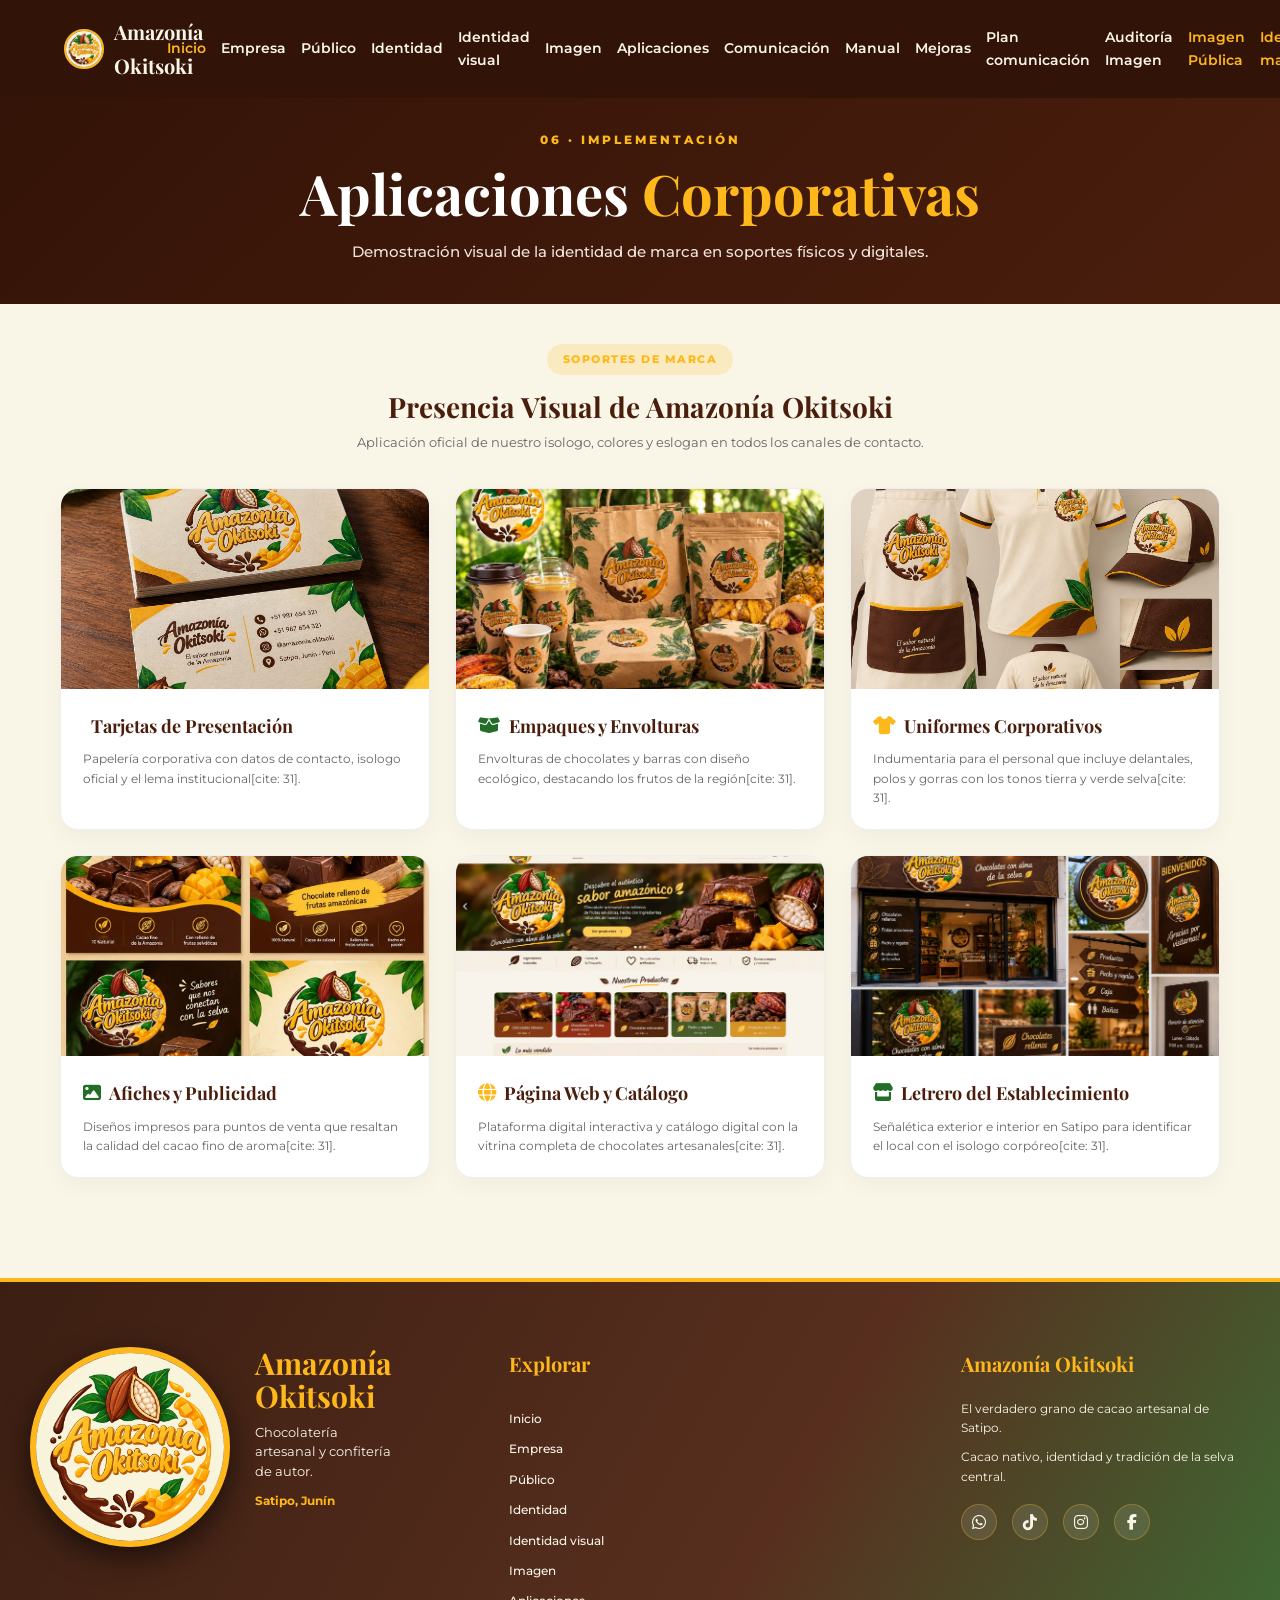
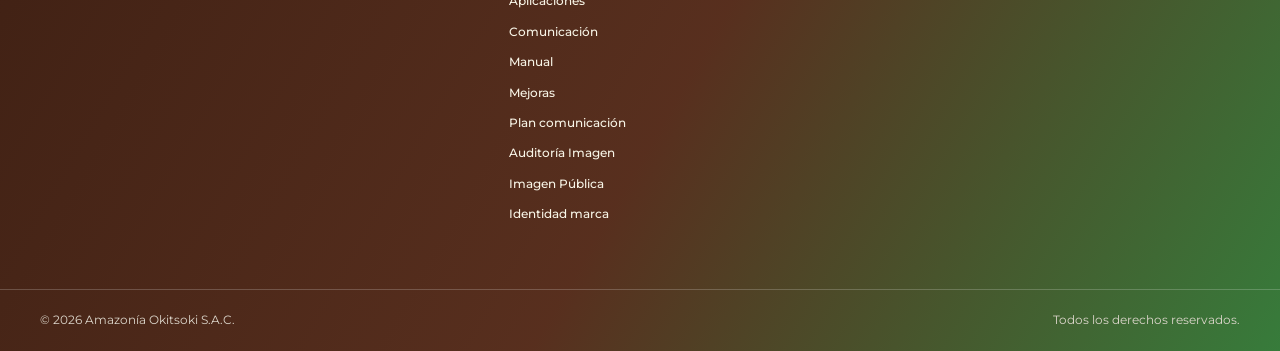
<file: aplicaciones.html>
<!DOCTYPE html>
<html lang="es">

<head>
    <meta charset="UTF-8">
    <meta name="viewport" content="width=device-width, initial-scale=1.0">
    <title>Amazonía Okitsoki | Aplicaciones Corporativas</title>

    <!-- Hoja de Estilos Externa -->
    <link rel="stylesheet" href="styles.css">

    <!-- Iconos FontAwesome y Fuentes -->
    <link rel="stylesheet" href="https://cdnjs.cloudflare.com/ajax/libs/font-awesome/6.4.0/css/all.min.css">
    <link href="https://fonts.googleapis.com/css2?family=Montserrat:wght@400;500;600;700;800&family=Playfair+Display:wght@600;700;800&display=swap" rel="stylesheet">

    <style>
        body {
            background-color: #F9F6E8 !important;
            font-family: 'Montserrat', Arial, sans-serif;
            margin: 0;
            padding: 0;
            overflow-x: hidden;
            color: #2d211b;
        }

        /* BANNER SUPERIOR MARRÓN */
        .header-spacer {
            padding-top: 130px !important;
            padding-bottom: 40px !important;
            background: linear-gradient(135deg, #321307 0%, #4A1E0D 100%);
            text-align: center;
            color: white;
        }

        .badge-small-title {
            background: rgba(255,184,28,0.2);
            color: #FFB81C;
            font-size: 11px;
            font-weight: 800;
            padding: 6px 16px;
            border-radius: 20px;
            display: inline-block;
            margin-bottom: 8px;
            letter-spacing: 1.5px;
            text-transform: uppercase;
        }

        /* CUADROS DE APLICACIONES */
        .grid-aplicaciones {
            display: grid;
            grid-template-columns: repeat(3, 1fr);
            gap: 25px;
            margin-bottom: 50px;
        }

        .card-app {
            background: white;
            border-radius: 18px;
            overflow: hidden;
            box-shadow: 0 8px 25px rgba(0,0,0,0.04);
            border: 1px solid #eee;
            transition: transform 0.3s ease;
        }

        .card-app:hover {
            transform: translateY(-5px);
            border-color: #FFB81C;
        }

        .card-app-img {
            height: 200px;
            width: 100%;
            object-fit: cover;
        }

        .card-app-body {
            padding: 22px;
        }

        .card-app-body h3 {
            font-family: 'Playfair Display', serif;
            color: #4A1E0D;
            font-size: 18px;
            margin-bottom: 8px;
            display: flex;
            align-items: center;
            gap: 8px;
        }

        .card-app-body p {
            font-size: 12px;
            color: #666;
            line-height: 1.6;
            margin: 0;
        }

        @media (max-width: 968px) {
            .grid-aplicaciones {
                grid-template-columns: 1fr !important;
            }
        }
    </style>
</head>

<body>

<!-- NAVEGACIÓN FIJA -->
<header class="hero-header">
    <nav class="nav">
        <a class="brand" href="index.html">
            <img src="imagenes/Amazonia1.jpg" alt="Logo" class="brand-img">
            <span>Amazonía Okitsoki</span>
        </a>

        <button class="menu-btn" id="menuBtn">☰</button>

        <div class="nav-links" id="navLinks">
            <a href="index.html" class="active-link">Inicio</a>
            <a href="empresa.html">Empresa</a>
            <a href="publico.html">Público</a>
            <a href="identidad.html">Identidad</a>
            <a href="identidad-visual.html">Identidad visual</a>
            <a href="imagen.html">Imagen</a>
            <a href="aplicaciones.html">Aplicaciones</a>
            <a href="comunicacion.html">Comunicación</a>
            <a href="manual.html">Manual</a>
            <a href="mejoras.html">Mejoras</a>
            <a href="plan-comunicacion.html">Plan comunicación</a>
            <a href="auditoría-imagen.html">Auditoría Imagen</a>
            <a href="imagen-publica.html" class="active-link">Imagen Pública</a>
            <a href="identidad-marca.html" class="active-link">Identidad marca</a>
        </div>
    </nav>

    <!-- BANNER PRINCIPAL -->
    <div class="header-spacer">
        <div style="max-width: 900px; margin: 0 auto;">
            <p style="color: #FFB81C; font-weight: 800; letter-spacing: 3px; font-size: 12px; margin-bottom: 12px;">06 · IMPLEMENTACIÓN</p>
            <h1 style="font-family: 'Playfair Display', serif; font-size: clamp(36px, 5vw, 56px); margin-bottom: 15px; line-height: 1.1;">
                Aplicaciones <span style="color: #FFB81C;">Corporativas</span>
            </h1>
            <p style="color: #f1e4dc; font-size: 15px; font-weight: 500;">
                Demostración visual de la identidad de marca en soportes físicos y digitales.
            </p>
        </div>
    </div>
</header>

<!-- CONTENIDO PRINCIPAL -->
<main style="padding: 40px 20px 50px 20px; max-width: 1200px; margin: 0 auto;">

    <section>
        <div style="text-align: center; margin-bottom: 35px;">
            <span class="badge-small-title">SOPORTES DE MARCA</span>
            <h2 style="font-family: 'Playfair Display', serif; font-size: 28px; color: #4A1E0D;">Presencia Visual de Amazonía Okitsoki</h2>
            <p style="font-size: 13px; color: #666;">Aplicación oficial de nuestro isologo, colores y eslogan en todos los canales de contacto.</p>
        </div>

        <div class="grid-aplicaciones">
            <!-- 1 -->
            <div class="card-app">
                <img src="imagenes/targetas.jpeg" alt="Tarjetas de presentación" class="card-app-img">
                <div class="card-app-body">
                    <h3><i class="fas id-card" style="color: #FFB81C;"></i> Tarjetas de Presentación</h3>
                    <p>Papelería corporativa con datos de contacto, isologo oficial y el lema institucional[cite: 31].</p>
                </div>
            </div>

            <!-- 2 -->
            <div class="card-app">
                <img src="imagenes//imagen_12.jpeg" alt="Empaques" class="card-app-img">
                <div class="card-app-body">
                    <h3><i class="fas fa-box-open" style="color: #226E28;"></i> Empaques y Envolturas</h3>
                    <p>Envolturas de chocolates y barras con diseño ecológico, destacando los frutos de la región[cite: 31].</p>
                </div>
            </div>

            <!-- 3 -->
            <div class="card-app">
                <img src="imagenes/uniformes.jpeg" alt="Uniformes" class="card-app-img">
                <div class="card-app-body">
                    <h3><i class="fas fa-tshirt" style="color: #FFB81C;"></i> Uniformes Corporativos</h3>
                    <p>Indumentaria para el personal que incluye delantales, polos y gorras con los tonos tierra y verde selva[cite: 31].</p>
                </div>
            </div>

            <!-- 4 -->
            <div class="card-app">
                <img src="imagenes/flayer.jpeg" alt="Afiches" class="card-app-img">
                <div class="card-app-body">
                    <h3><i class="fas fa-image" style="color: #226E28;"></i> Afiches y Publicidad</h3>
                    <p>Diseños impresos para puntos de venta que resaltan la calidad del cacao fino de aroma[cite: 31].</p>
                </div>
            </div>

            <!-- 5 -->
            <div class="card-app">
                <img src="imagenes/pagina.jpeg" alt="Página Web y Catálogo" class="card-app-img">
                <div class="card-app-body">
                    <h3><i class="fas fa-globe" style="color: #FFB81C;"></i> Página Web y Catálogo</h3>
                    <p>Plataforma digital interactiva y catálogo digital con la vitrina completa de chocolates artesanales[cite: 31].</p>
                </div>
            </div>

            <!-- 6 -->
            <div class="card-app">
                <img src="imagenes/imagen-in.jpeg" alt="Letrero" class="card-app-img">
                <div class="card-app-body">
                    <h3><i class="fas fa-store" style="color: #226E28;"></i> Letrero del Establecimiento</h3>
                    <p>Señalética exterior e interior en Satipo para identificar el local con el isologo corpóreo[cite: 31].</p>
                </div>
            </div>
        </div>
    </section>

</main>

<!-- =====================================================
     PIE DE PÁGINA (FOOTER) EXACTO Y ORIGINAL (SIN TOCAR)
===================================================== -->
<footer class="footer">
    <div class="footer-container">
        <div class="footer-brand">
            <div class="footer-logo-title">
                <img src="imagenes/Amazonia1.jpg" alt="Logo" class="footer-logo-img">
                <div class="footer-text-group">
                    <h2>Amazonía Okitsoki</h2>
                    <p class="footer-desc">Chocolatería artesanal y confitería de autor.</p>
                    <p class="footer-location">Satipo, Junín</p>
                </div>
            </div>
        </div>

        <div class="footer-menu">
            <h3>Explorar</h3>
            <a href="index.html" class="active-link">Inicio</a>
            <a href="empresa.html">Empresa</a>
            <a href="publico.html">Público</a>
            <a href="identidad.html">Identidad</a>
            <a href="identidad-visual.html">Identidad visual</a>
            <a href="imagen.html">Imagen</a>
            <a href="aplicaciones.html">Aplicaciones</a>
            <a href="comunicacion.html">Comunicación</a>
            <a href="manual.html">Manual</a>
            <a href="mejoras.html">Mejoras</a>
            <a href="plan-comunicacion.html">Plan comunicación</a>
            <a href="auditoría-imagen.html">Auditoría Imagen</a>
            <a href="imagen-publica.html" class="active-link">Imagen Pública</a>
            <a href="identidad-marca.html" class="active-link">Identidad marca</a>
        </div>

        <div class="footer-info">
            <h3>Amazonía Okitsoki</h3>
            <p>El verdadero grano de cacao artesanal de Satipo.</p>
            <p>Cacao nativo, identidad y tradición de la selva central.</p>

            <div class="footer-socials">
                <a href="https://wa.me/tu-numero" target="_blank" aria-label="WhatsApp"><i class="fa-brands fa-whatsapp"></i></a>
                <a href="https://tiktok.com/@tu-usuario" target="_blank" aria-label="TikTok"><i class="fa-brands fa-tiktok"></i></a>
                <a href="https://instagram.com/@tu-usuario" target="_blank" aria-label="Instagram"><i class="fa-brands fa-instagram"></i></a>
                <a href="https://facebook.com/@tu-usuario" target="_blank" aria-label="Facebook"><i class="fa-brands fa-facebook-f"></i></a>
            </div>
        </div>
    </div>

    <div class="footer-bottom">
        <p>© 2026 Amazonía Okitsoki S.A.C.</p>
        <p>Todos los derechos reservados.</p>
    </div>
</footer>

<!-- SCRIPT JS -->
<script src="script.js"></script>

</body>
</html>
</file>
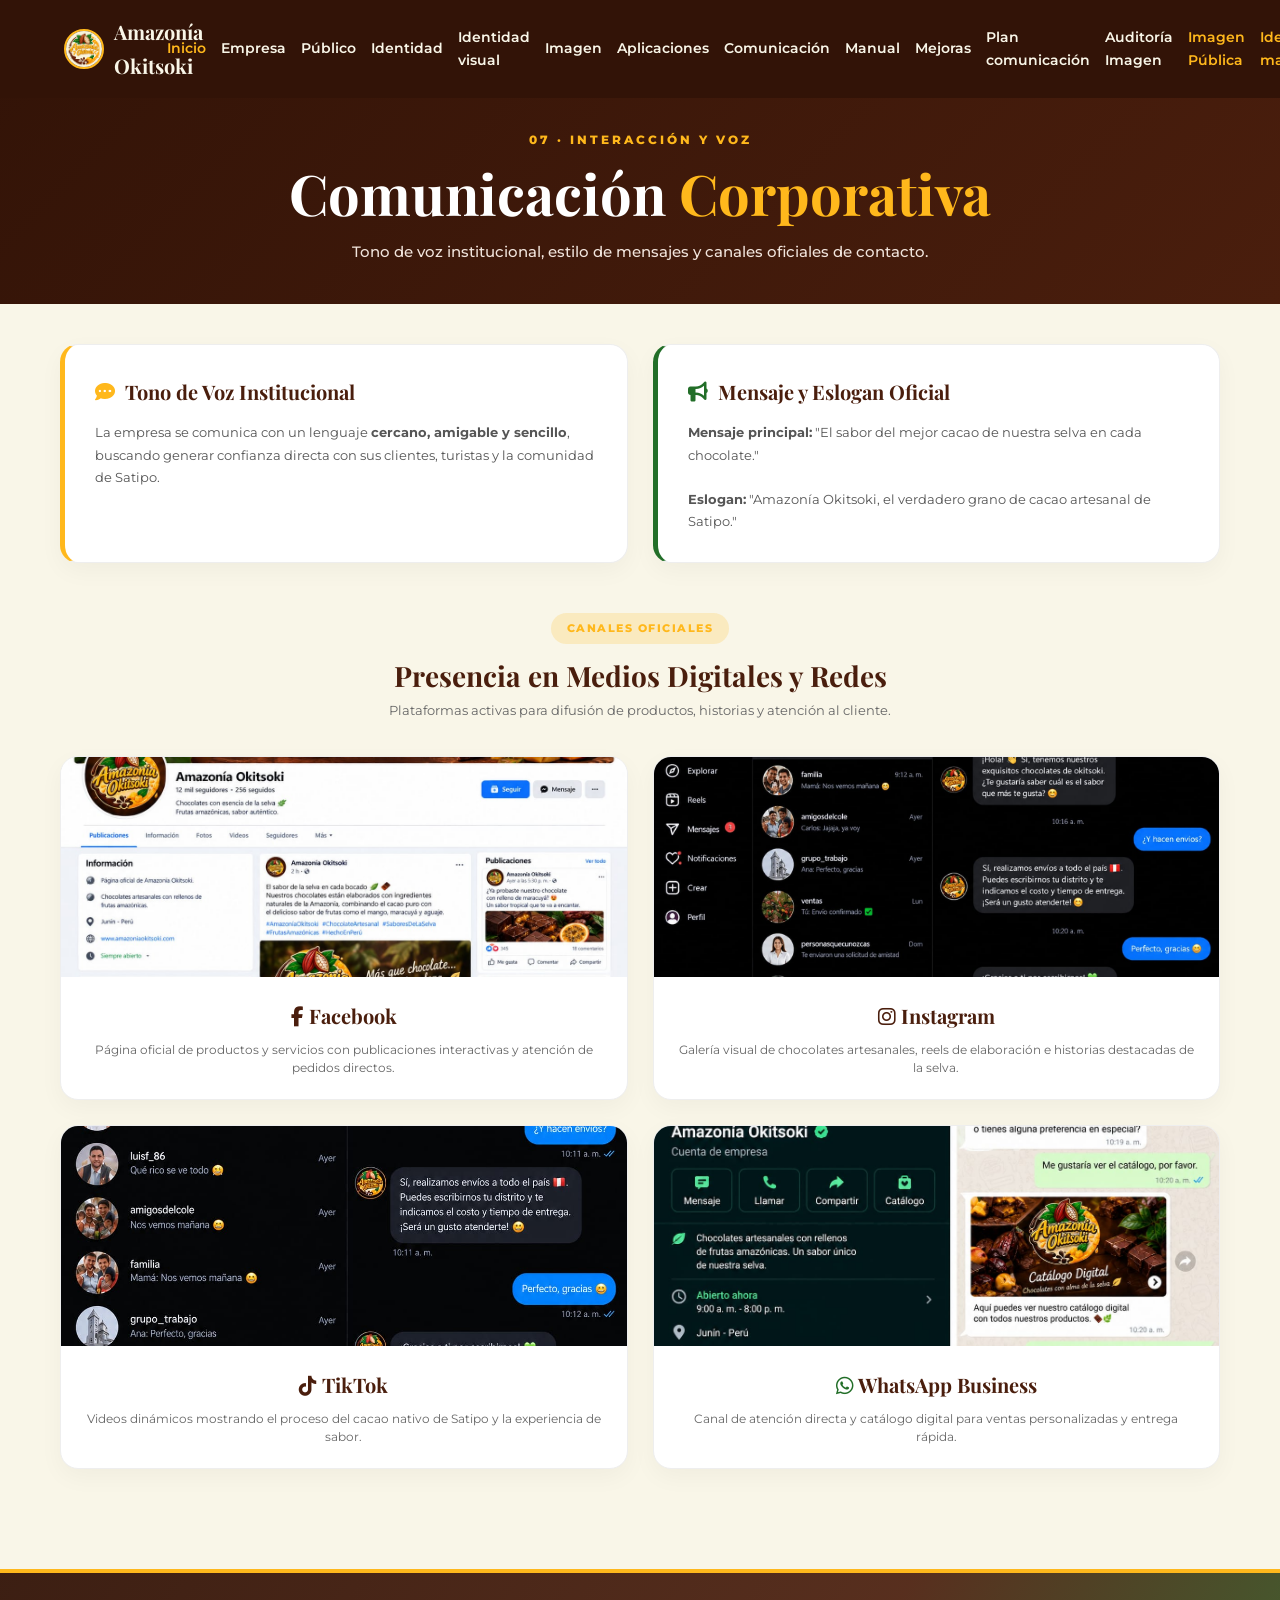
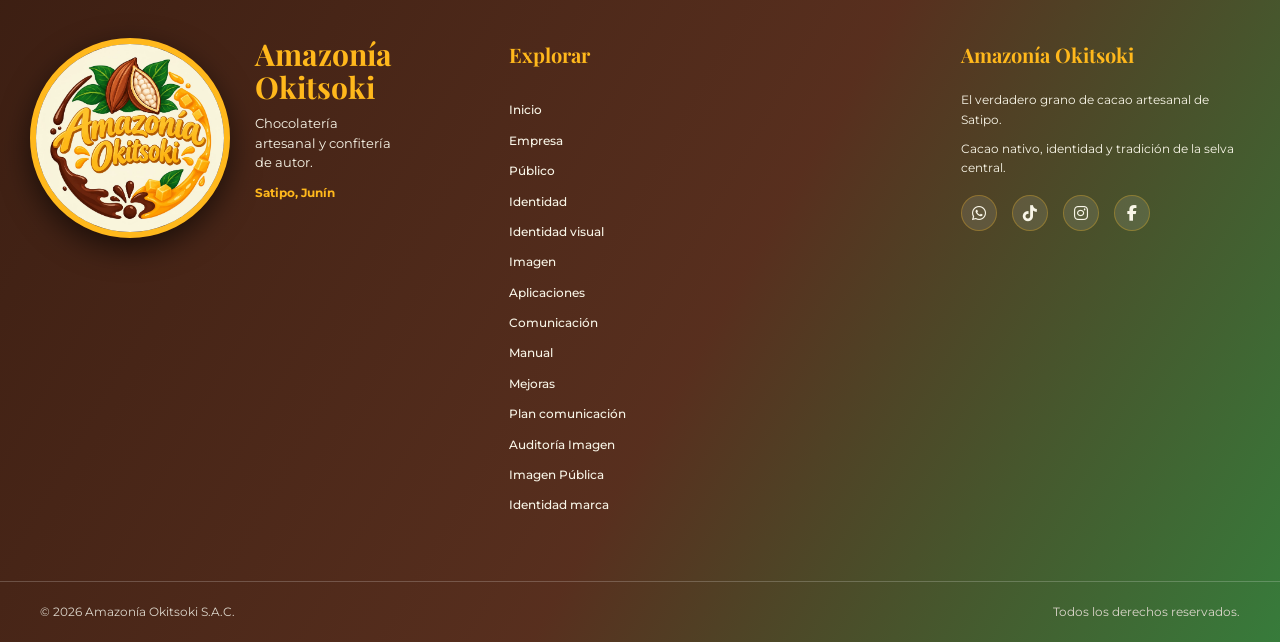
<file: comunicacion.html>
<!DOCTYPE html>
<html lang="es">

<head>
    <meta charset="UTF-8">
    <meta name="viewport" content="width=device-width, initial-scale=1.0">
    <title>Amazonía Okitsoki | Comunicación Corporativa</title>

    <!-- Hoja de Estilos Externa -->
    <link rel="stylesheet" href="styles.css">

    <!-- Iconos FontAwesome y Fuentes -->
    <link rel="stylesheet" href="https://cdnjs.cloudflare.com/ajax/libs/font-awesome/6.4.0/css/all.min.css">
    <link href="https://fonts.googleapis.com/css2?family=Montserrat:wght@400;500;600;700;800&family=Playfair+Display:wght@600;700;800&display=swap" rel="stylesheet">

    <style>
        body {
            background-color: #F9F6E8 !important;
            font-family: 'Montserrat', Arial, sans-serif;
            margin: 0;
            padding: 0;
            overflow-x: hidden;
            color: #2d211b;
        }

        /* BANNER SUPERIOR MARRÓN */
        .header-spacer {
            padding-top: 130px !important;
            padding-bottom: 40px !important;
            background: linear-gradient(135deg, #321307 0%, #4A1E0D 100%);
            text-align: center;
            color: white;
        }

        .badge-small-title {
            background: rgba(255,184,28,0.2);
            color: #FFB81C;
            font-size: 11px;
            font-weight: 800;
            padding: 6px 16px;
            border-radius: 20px;
            display: inline-block;
            margin-bottom: 8px;
            letter-spacing: 1.5px;
            text-transform: uppercase;
        }

        /* ESTILO DE CANALES DE COMUNICACIÓN */
        .grid-comunicacion {
            display: grid;
            grid-template-columns: repeat(2, 1fr);
            gap: 25px;
            margin-bottom: 50px;
        }

        .card-com {
            background: white;
            padding: 30px;
            border-radius: 18px;
            box-shadow: 0 8px 25px rgba(0,0,0,0.04);
            border: 1px solid #eee;
            border-left: 5px solid #FFB81C;
        }

        .card-com.green {
            border-left-color: #226E28;
        }

        .card-com h3 {
            font-family: 'Playfair Display', serif;
            color: #4A1E0D;
            font-size: 20px;
            margin-bottom: 12px;
            display: flex;
            align-items: center;
            gap: 10px;
        }

        .card-com p {
            font-size: 13px;
            color: #555;
            line-height: 1.7;
            margin: 0;
        }

        /* REDES SOCIALES GRID CON IMÁGENES */
        .grid-redes {
            display: grid;
            grid-template-columns: repeat(2, 1fr);
            gap: 25px;
            margin-bottom: 50px;
        }

        .card-red {
            background: white;
            border-radius: 18px;
            overflow: hidden;
            box-shadow: 0 8px 25px rgba(0,0,0,0.04);
            border: 1px solid #eee;
            transition: transform 0.3s ease;
        }

        .card-red:hover {
            transform: translateY(-5px);
        }

        .card-red-img {
            height: 220px;
            width: 100%;
            object-fit: cover;
        }

        .card-red-body {
            padding: 22px;
            text-align: center;
        }

        .card-red-body h4 {
            font-family: 'Playfair Display', serif;
            color: #4A1E0D;
            font-size: 20px;
            margin-bottom: 8px;
        }

        .card-red-body p {
            font-size: 12px;
            color: #666;
            margin: 0;
            line-height: 1.5;
        }

        @media (max-width: 968px) {
            .grid-comunicacion, .grid-redes {
                grid-template-columns: 1fr !important;
            }
        }
    </style>
</head>

<body>

<!-- NAVEGACIÓN FIJA -->
<header class="hero-header">
    <nav class="nav">
        <a class="brand" href="index.html">
            <img src="imagenes/Amazonia1.jpg" alt="Logo" class="brand-img">
            <span>Amazonía Okitsoki</span>
        </a>

        <button class="menu-btn" id="menuBtn">☰</button>

        <div class="nav-links" id="navLinks">
            <a href="index.html" class="active-link">Inicio</a>
            <a href="empresa.html">Empresa</a>
            <a href="publico.html">Público</a>
            <a href="identidad.html">Identidad</a>
            <a href="identidad-visual.html">Identidad visual</a>
            <a href="imagen.html">Imagen</a>
            <a href="aplicaciones.html">Aplicaciones</a>
            <a href="comunicacion.html">Comunicación</a>
            <a href="manual.html">Manual</a>
            <a href="mejoras.html">Mejoras</a>
            <a href="plan-comunicacion.html">Plan comunicación</a>
            <a href="auditoría-imagen.html">Auditoría Imagen</a>
            <a href="imagen-publica.html" class="active-link">Imagen Pública</a>
            <a href="identidad-marca.html" class="active-link">Identidad marca</a>
        </div>
    </nav>

    <!-- BANNER PRINCIPAL -->
    <div class="header-spacer">
        <div style="max-width: 900px; margin: 0 auto;">
            <p style="color: #FFB81C; font-weight: 800; letter-spacing: 3px; font-size: 12px; margin-bottom: 12px;">07 · INTERACCIÓN Y VOZ</p>
            <h1 style="font-family: 'Playfair Display', serif; font-size: clamp(36px, 5vw, 56px); margin-bottom: 15px; line-height: 1.1;">
                Comunicación <span style="color: #FFB81C;">Corporativa</span>
            </h1>
            <p style="color: #f1e4dc; font-size: 15px; font-weight: 500;">
                Tono de voz institucional, estilo de mensajes y canales oficiales de contacto.
            </p>
        </div>
    </div>
</header>

<!-- CONTENIDO PRINCIPAL -->
<main style="padding: 40px 20px 50px 20px; max-width: 1200px; margin: 0 auto;">

    <!-- 1. TONO DE VOZ Y MENSAJE PRINCIPAL -->
    <section class="grid-comunicacion">
        <div class="card-com">
            <h3><i class="fas fa-comment-dots" style="color: #FFB81C;"></i> Tono de Voz Institucional</h3>
            <p>La empresa se comunica con un lenguaje <strong>cercano, amigable y sencillo</strong>, buscando generar confianza directa con sus clientes, turistas y la comunidad de Satipo.</p>
        </div>

        <div class="card-com green">
            <h3><i class="fas fa-bullhorn" style="color: #226E28;"></i> Mensaje y Eslogan Oficial</h3>
            <p><strong>Mensaje principal:</strong> "El sabor del mejor cacao de nuestra selva en cada chocolate."<br><br>
            <strong>Eslogan:</strong> "Amazonía Okitsoki, el verdadero grano de cacao artesanal de Satipo."</p>
        </div>
    </section>

    <!-- 2. CANALES DE COMUNICACIÓN CON TUS IMÁGENES -->
    <section>
        <div style="text-align: center; margin-bottom: 35px;">
            <span class="badge-small-title">CANALES OFICIALES</span>
            <h2 style="font-family: 'Playfair Display', serif; font-size: 28px; color: #4A1E0D;">Presencia en Medios Digitales y Redes</h2>
            <p style="font-size: 13px; color: #666;">Plataformas activas para difusión de productos, historias y atención al cliente.</p>
        </div>

        <div class="grid-redes">
            <!-- Facebook -->
            <div class="card-red">
                <img src="imagenes/facebook.jpeg" alt="Facebook Amazonia Okitsoki" class="card-red-img">
                <div class="card-red-body">
                    <h4><i class="fab fa-facebook-f" style="color: #4A1E0D;"></i> Facebook</h4>
                    <p>Página oficial de productos y servicios con publicaciones interactivas y atención de pedidos directos.</p>
                </div>
            </div>

            <!-- Instagram -->
            <div class="card-red">
                <img src="imagenes/instagram.jpeg" alt="Instagram Amazonia Okitsoki" class="card-red-img">
                <div class="card-red-body">
                    <h4><i class="fab fa-instagram" style="color: #4A1E0D;"></i> Instagram</h4>
                    <p>Galería visual de chocolates artesanales, reels de elaboración e historias destacadas de la selva.</p>
                </div>
            </div>

            <!-- TikTok -->
            <div class="card-red">
                <img src="imagenes/tiktok.jpeg" alt="TikTok Amazonia Okitsoki" class="card-red-img">
                <div class="card-red-body">
                    <h4><i class="fab fa-tiktok" style="color: #4A1E0D;"></i> TikTok</h4>
                    <p>Videos dinámicos mostrando el proceso del cacao nativo de Satipo y la experiencia de sabor.</p>
                </div>
            </div>

            <!-- WhatsApp -->
            <div class="card-red">
                <img src="imagenes/wasa.jpeg" alt="WhatsApp Amazonia Okitsoki" class="card-red-img">
                <div class="card-red-body">
                    <h4><i class="fab fa-whatsapp" style="color: #226E28;"></i> WhatsApp Business</h4>
                    <p>Canal de atención directa y catálogo digital para ventas personalizadas y entrega rápida.</p>
                </div>
            </div>
        </div>
    </section>

</main>

<!-- =====================================================
     PIE DE PÁGINA (FOOTER) EXACTO Y ORIGINAL (SIN TOCAR)
===================================================== -->
<footer class="footer">
    <div class="footer-container">
        <div class="footer-brand">
            <div class="footer-logo-title">
                <img src="imagenes/Amazonia1.jpg" alt="Logo" class="footer-logo-img">
                <div class="footer-text-group">
                    <h2>Amazonía Okitsoki</h2>
                    <p class="footer-desc">Chocolatería artesanal y confitería de autor.</p>
                    <p class="footer-location">Satipo, Junín</p>
                </div>
            </div>
        </div>

        <div class="footer-menu">
            <h3>Explorar</h3>
             <a href="index.html" class="active-link">Inicio</a>
            <a href="empresa.html">Empresa</a>
            <a href="publico.html">Público</a>
            <a href="identidad.html">Identidad</a>
            <a href="identidad-visual.html">Identidad visual</a>
            <a href="imagen.html">Imagen</a>
            <a href="aplicaciones.html">Aplicaciones</a>
            <a href="comunicacion.html">Comunicación</a>
            <a href="manual.html">Manual</a>
            <a href="mejoras.html">Mejoras</a>
            <a href="plan-comunicacion.html">Plan comunicación</a>
            <a href="auditoría-imagen.html">Auditoría Imagen</a>
            <a href="imagen-publica.html" class="active-link">Imagen Pública</a>
            <a href="identidad-marca.html" class="active-link">Identidad marca</a>
        </div>

        <div class="footer-info">
            <h3>Amazonía Okitsoki</h3>
            <p>El verdadero grano de cacao artesanal de Satipo.</p>
            <p>Cacao nativo, identidad y tradición de la selva central.</p>

            <div class="footer-socials">
                <a href="https://wa.me/tu-numero" target="_blank" aria-label="WhatsApp"><i class="fa-brands fa-whatsapp"></i></a>
                <a href="https://tiktok.com/@tu-usuario" target="_blank" aria-label="TikTok"><i class="fa-brands fa-tiktok"></i></a>
                <a href="https://instagram.com/@tu-usuario" target="_blank" aria-label="Instagram"><i class="fa-brands fa-instagram"></i></a>
                <a href="https://facebook.com/@tu-usuario" target="_blank" aria-label="Facebook"><i class="fa-brands fa-facebook-f"></i></a>
            </div>
        </div>
    </div>

    <div class="footer-bottom">
        <p>© 2026 Amazonía Okitsoki S.A.C.</p>
        <p>Todos los derechos reservados.</p>
    </div>
</footer>

<!-- SCRIPT JS -->
<script src="script.js"></script>

</body>
</html>
</file>
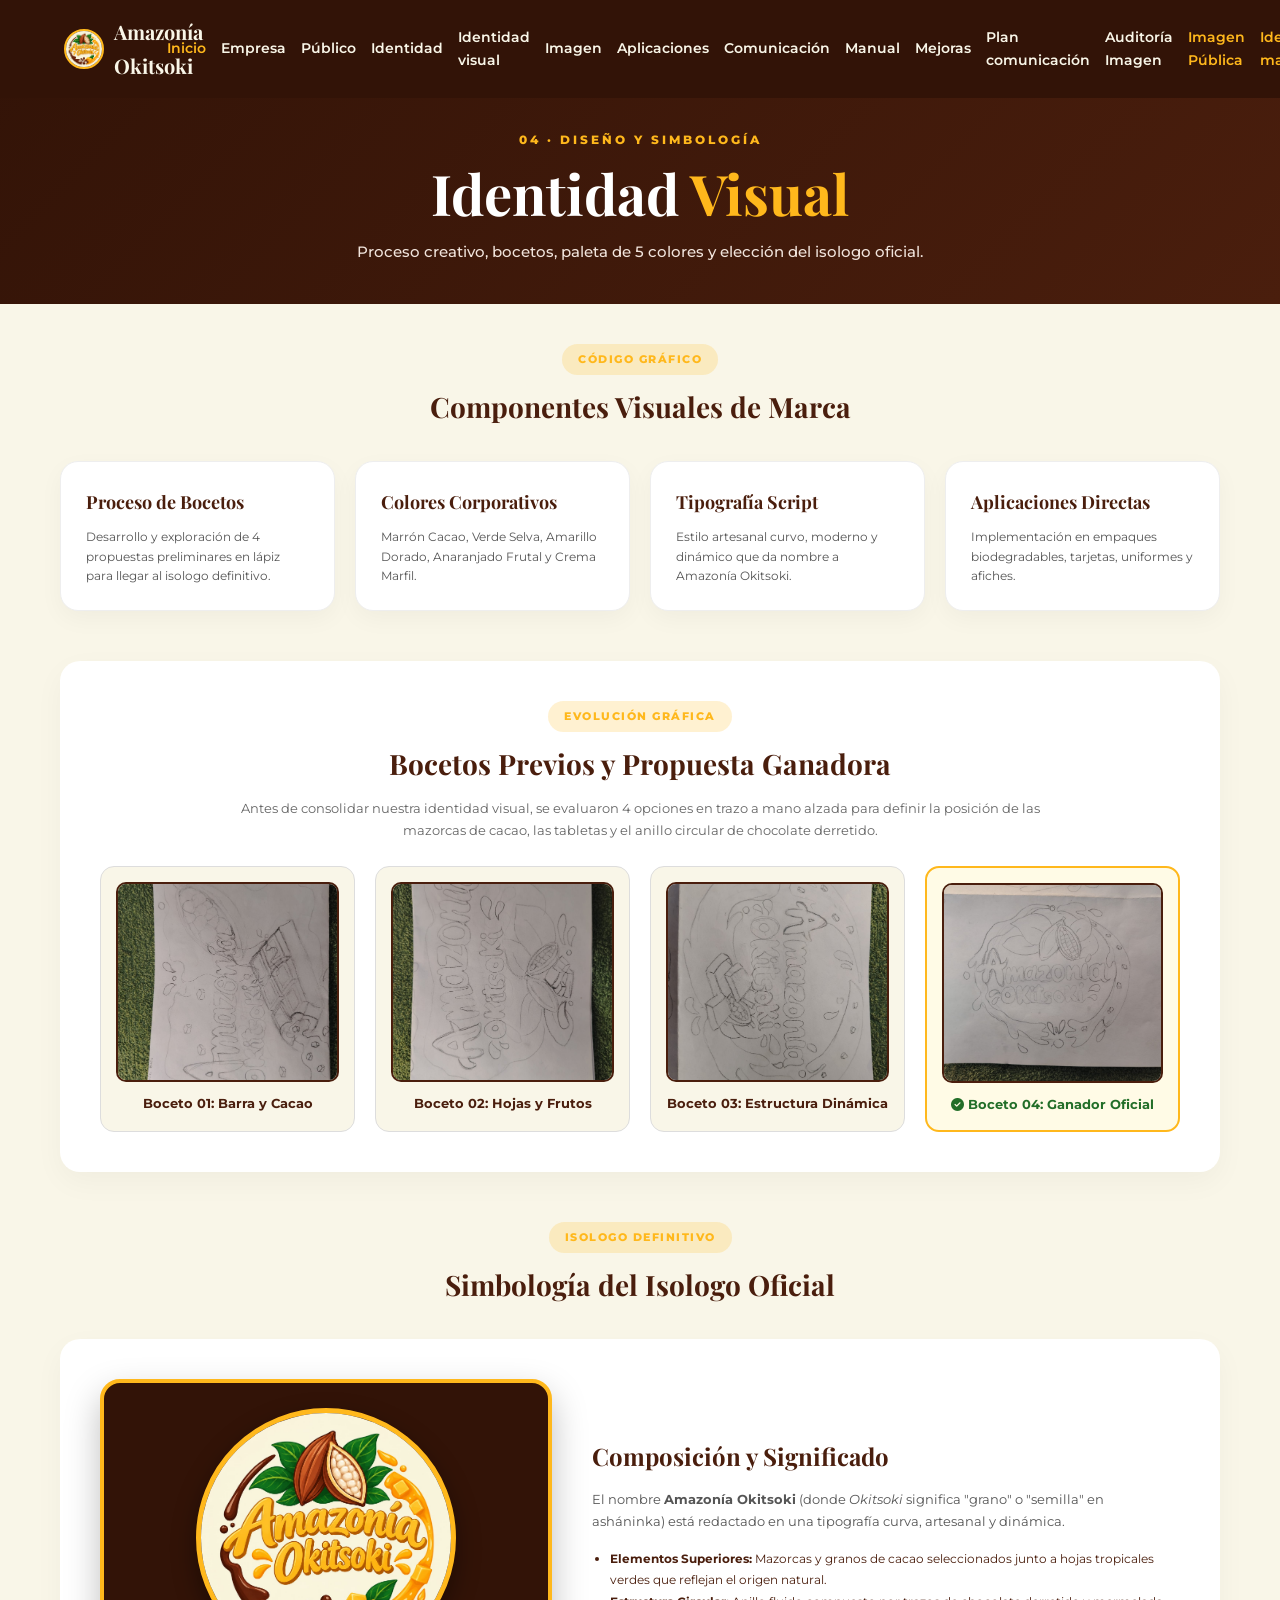
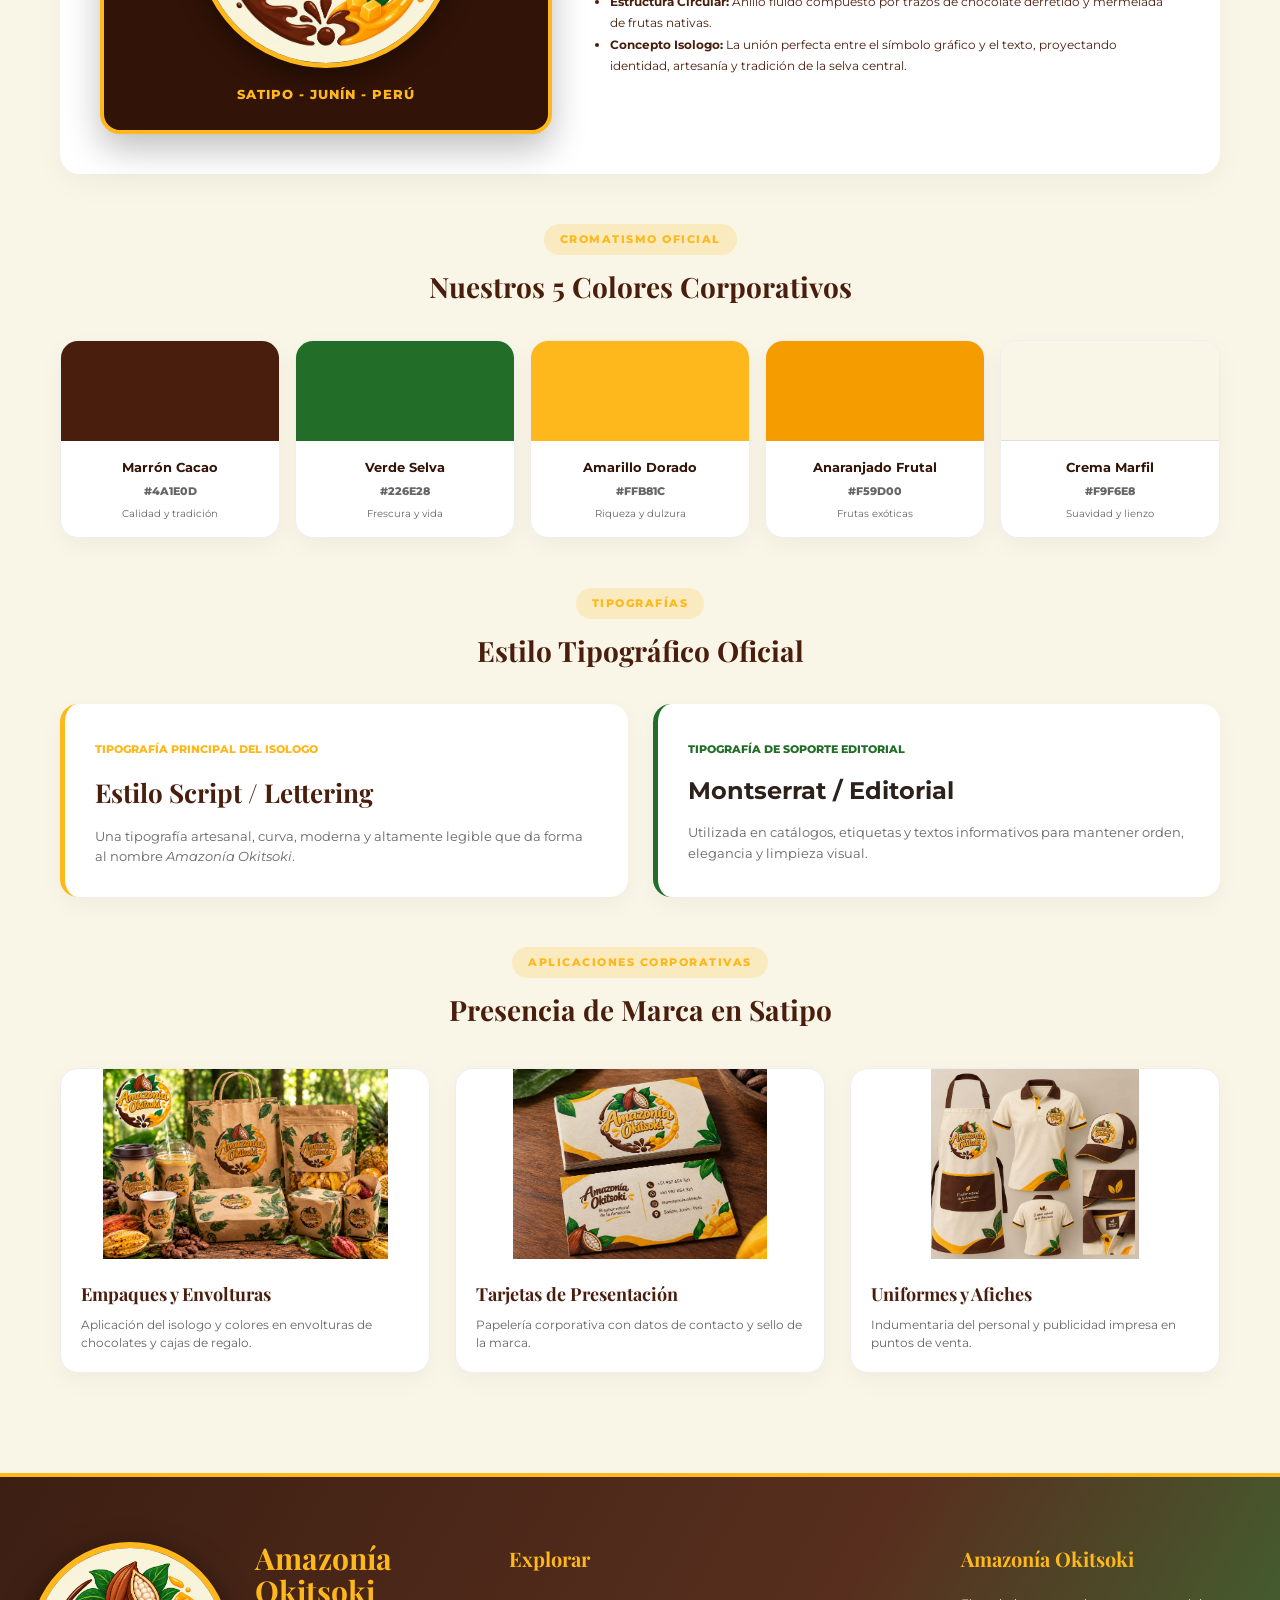
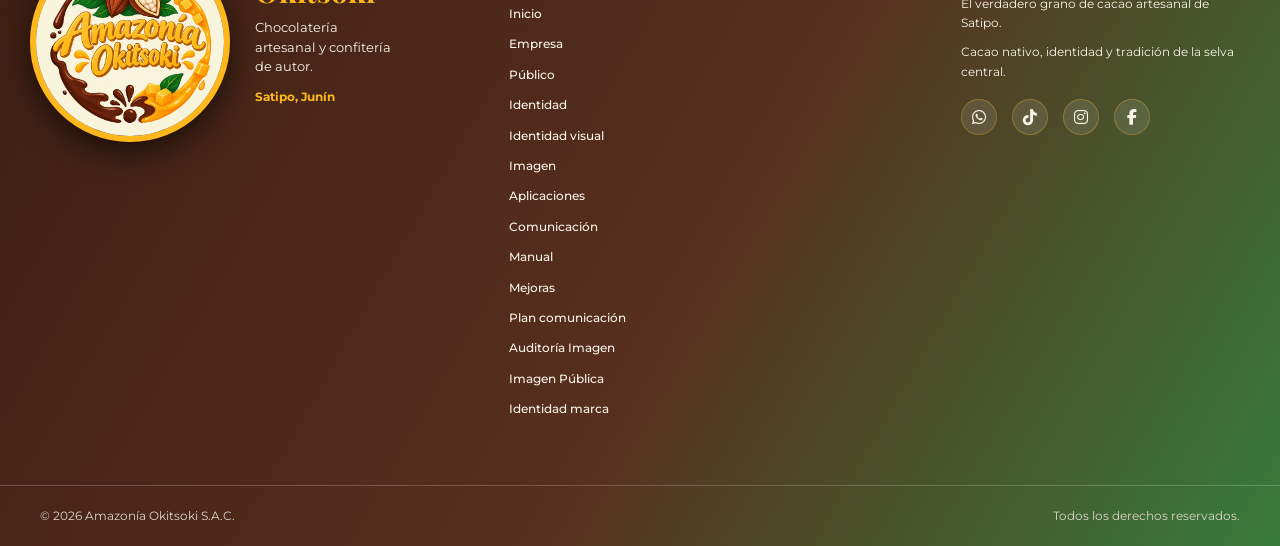
<file: identidad-visual.html>
<!DOCTYPE html>
<html lang="es">

<head>
    <meta charset="UTF-8">
    <meta name="viewport" content="width=device-width, initial-scale=1.0">
    <title>Amazonía Okitsoki | Identidad Visual</title>

    <!-- Hoja de Estilos Externa -->
    <link rel="stylesheet" href="styles.css">

    <!-- Iconos FontAwesome y Fuentes -->
    <link rel="stylesheet" href="https://cdnjs.cloudflare.com/ajax/libs/font-awesome/6.4.0/css/all.min.css">
    <link
        href="https://fonts.googleapis.com/css2?family=Montserrat:wght@400;500;600;700;800&family=Playfair+Display:wght@600;700;800&display=swap"
        rel="stylesheet">

    <style>
        body {
            background-color: #F9F6E8 !important;
            font-family: 'Montserrat', Arial, sans-serif;
            margin: 0;
            padding: 0;
            overflow-x: hidden;
            color: #2d211b;
        }

        /* BANNER SUPERIOR MARRÓN */
        .header-spacer {
            padding-top: 130px !important;
            padding-bottom: 40px !important;
            background: linear-gradient(135deg, #321307 0%, #4A1E0D 100%);
            text-align: center;
            color: white;
        }

        .badge-small-title {
            background: rgba(255, 184, 28, 0.2);
            color: #FFB81C;
            font-size: 11px;
            font-weight: 800;
            padding: 6px 16px;
            border-radius: 20px;
            display: inline-block;
            margin-bottom: 8px;
            letter-spacing: 1.5px;
            text-transform: uppercase;
        }

        /* TARJETAS DE ELEMENTOS CLAVE */
        .grid-cuatro-iv {
            display: grid;
            grid-template-columns: repeat(4, 1fr);
            gap: 20px;
            margin-bottom: 50px;
        }

        .card-iv-info {
            background: white;
            padding: 25px;
            border-radius: 18px;
            box-shadow: 0 8px 25px rgba(0, 0, 0, 0.04);
            border: 1px solid #eee;
            transition: transform 0.3s ease;
        }

        .card-iv-info:hover {
            transform: translateY(-5px);
            border-color: #FFB81C;
        }

        .card-iv-info h3 {
            font-family: 'Playfair Display', serif;
            color: #4A1E0D;
            font-size: 18px;
            margin-bottom: 10px;
        }

        .card-iv-info p {
            font-size: 12px;
            color: #555;
            line-height: 1.6;
            margin: 0;
        }

        /* SECCIÓN DEL ISOLOGO OFICIAL (GRANDE) */
        .logo-analysis-grid {
            background: white;
            padding: 40px;
            border-radius: 20px;
            box-shadow: 0 10px 30px rgba(0, 0, 0, 0.04);
            display: grid;
            grid-template-columns: 1fr 1.3fr;
            gap: 40px;
            align-items: center;
            margin-bottom: 50px;
        }

        .logo-box-img {
            display: flex !important;
            align-items: center !important;
            justify-content: center !important;
            flex-direction: column;
            text-align: center;
            background: #321307;
            padding: 25px;
            border-radius: 20px;
            border: 4px solid #FFB81C;
            box-shadow: 0 15px 35px rgba(0, 0, 0, 0.25);
        }

        .logo-box-img img {
            width: 260px;
            height: 260px;
            display: flex !important;
            align-items: center !important;
            justify-content: center !important;
            border-radius: 50%;
            object-fit: cover;
            border: 5px solid #FFB81C;
            box-shadow: 0 10px 25px rgba(0, 0, 0, 0.4);
        }

        /* SECCIÓN DE BOCETOS (4 BOCETOS PREVIOS) */
        .bocetos-container {
            background: white;
            padding: 40px;
            border-radius: 20px;
            box-shadow: 0 10px 30px rgba(0, 0, 0, 0.04);
            margin-bottom: 50px;
        }

        .bocetos-grid {
            display: grid;
            grid-template-columns: repeat(4, 1fr);
            gap: 20px;
            margin-top: 25px;
        }

        .boceto-item {
            background: #F9F6E8;
            border-radius: 14px;
            padding: 15px;
            text-align: center;
            border: 1px solid #ddd;
            transition: transform 0.3s ease;
        }

        .boceto-item:hover {
            transform: translateY(-5px);
            border-color: #FFB81C;
        }

        .boceto-item img {
            width: 100%;
            height: 200px;
            object-fit: cover;
            border-radius: 10px;
            border: 2px solid #4A1E0D;
            margin-bottom: 10px;
        }

        .boceto-item h4 {
            font-size: 13px;
            color: #4A1E0D;
            margin: 0;
            font-weight: 700;
        }

        /* PALETA DE 5 COLORES CORPORATIVOS */
        .color-palette-grid {
            display: grid;
            grid-template-columns: repeat(5, 1fr);
            gap: 15px;
            margin-bottom: 50px;
        }

        .color-card {
            background: white;
            border-radius: 18px;
            overflow: hidden;
            box-shadow: 0 8px 25px rgba(0, 0, 0, 0.04);
            border: 1px solid #eee;
            text-align: center;
        }

        .color-sample {
            height: 100px;
            width: 100%;
        }

        .color-details {
            padding: 15px;
        }

        .color-details h4 {
            font-size: 13px;
            color: #321307;
            margin-bottom: 4px;
            font-weight: 700;
        }

        .color-details span {
            font-size: 11px;
            font-weight: 800;
            color: #666;
            display: block;
        }

        /* TIPOGRAFÍA */
        .tipo-grid {
            display: grid;
            grid-template-columns: 1fr 1fr;
            gap: 25px;
            margin-bottom: 50px;
        }

        .tipo-card {
            background: white;
            padding: 30px;
            border-radius: 18px;
            box-shadow: 0 8px 25px rgba(0, 0, 0, 0.04);
            border-left: 5px solid #FFB81C;
        }

        .tipo-card.secondary {
            border-left-color: #226E28;
        }

        /* APLICACIONES */
        .packaging-grid {
            display: grid;
            grid-template-columns: repeat(3, 1fr);
            gap: 25px;
            margin-bottom: 50px;
        }

        .pack-card {
            background: white;
            border-radius: 18px;
            overflow: hidden;
            box-shadow: 0 8px 25px rgba(0, 0, 0, 0.04);
            border: 1px solid #eee;
            transition: transform 0.3s ease;
        }

        .pack-card:hover {
            transform: translateY(-5px);
        }

        .pack-img {
            height: 190px;
            width: 100%;
            object-fit: cover;
        }

        .pack-body {
            padding: 20px;
        }

        .pack-body h4 {
            font-family: 'Playfair Display', serif;
            color: #4A1E0D;
            font-size: 18px;
            margin-bottom: 6px;
        }

        .pack-body p {
            font-size: 12px;
            color: #666;
            margin: 0;
            line-height: 1.5;
        }

        @media (max-width: 968px) {

            .grid-cuatro-iv,
            .color-palette-grid,
            .tipo-grid,
            .packaging-grid,
            .logo-analysis-grid,
            .bocetos-grid {
                grid-template-columns: 1fr !important;
            }
        }
        .pack-card img{
            object-fit: contain !important;
        }
    </style>
</head>

<body>

    <!-- NAVEGACIÓN FIJA -->
    <header class="hero-header">
        <nav class="nav">
            <a class="brand" href="index.html">
                <img src="imagenes/Amazonia1.jpg" alt="Logo" class="brand-img">
                <span>Amazonía Okitsoki</span>
            </a>

            <button class="menu-btn" id="menuBtn">☰</button>

            <div class="nav-links" id="navLinks">
                <a href="index.html" class="active-link">Inicio</a>
                     <a href="empresa.html">Empresa</a>
                     <a href="publico.html">Público</a>
                     <a href="identidad.html">Identidad</a>
                     <a href="identidad-visual.html">Identidad visual</a>
                     <a href="imagen.html">Imagen</a>
                     <a href="aplicaciones.html">Aplicaciones</a>
                     <a href="comunicacion.html">Comunicación</a>
                     <a href="manual.html">Manual</a>
                     <a href="mejoras.html">Mejoras</a>
                     <a href="plan-comunicacion.html">Plan comunicación</a>
                     <a href="auditoría-imagen.html">Auditoría Imagen</a>
                     <a href="imagen-publica.html" class="active-link">Imagen Pública</a>
                     <a href="identidad-marca.html" class="active-link">Identidad marca</a>
            </div>
        </nav>

        <!-- BANNER PRINCIPAL -->
        <div class="header-spacer">
            <div style="max-width: 900px; margin: 0 auto;">
                <p style="color: #FFB81C; font-weight: 800; letter-spacing: 3px; font-size: 12px; margin-bottom: 12px;">
                    04 · DISEÑO Y SIMBOLOGÍA</p>
                <h1
                    style="font-family: 'Playfair Display', serif; font-size: clamp(36px, 5vw, 56px); margin-bottom: 15px; line-height: 1.1;">
                    Identidad <span style="color: #FFB81C;">Visual</span>
                </h1>
                <p style="color: #f1e4dc; font-size: 15px; font-weight: 500;">
                    Proceso creativo, bocetos, paleta de 5 colores y elección del isologo oficial.
                </p>
            </div>
        </div>
    </header>

    <!-- CONTENIDO PRINCIPAL -->
    <main style="padding: 40px 20px 50px 20px; max-width: 1200px; margin: 0 auto;">

        <!-- 1. BLOQUES CLAVE -->
        <section>
            <div style="text-align: center; margin-bottom: 30px;">
                <span class="badge-small-title">CÓDIGO GRÁFICO</span>
                <h2 style="font-family: 'Playfair Display', serif; font-size: 28px; color: #4A1E0D;">Componentes
                    Visuales de Marca</h2>
            </div>

            <div class="grid-cuatro-iv">
                <div class="card-iv-info">
                    <h3>Proceso de Bocetos</h3>
                    <p>Desarrollo y exploración de 4 propuestas preliminares en lápiz para llegar al isologo definitivo.
                    </p>
                </div>
                <div class="card-iv-info">
                    <h3>Colores Corporativos</h3>
                    <p>Marrón Cacao, Verde Selva, Amarillo Dorado, Anaranjado Frutal y Crema Marfil.</p>
                </div>
                <div class="card-iv-info">
                    <h3>Tipografía Script</h3>
                    <p>Estilo artesanal curvo, moderno y dinámico que da nombre a Amazonía Okitsoki.</p>
                </div>
                <div class="card-iv-info">
                    <h3>Aplicaciones Directas</h3>
                    <p>Implementación en empaques biodegradables, tarjetas, uniformes y afiches.</p>
                </div>
            </div>
        </section>

        <!-- 2. PROCESO CREATIVO: 4 BOCETOS Y ELECCIÓN DEL GANADOR -->
        <section class="bocetos-container">
            <div style="text-align: center; margin-bottom: 10px;">
                <span class="badge-small-title">EVOLUCIÓN GRÁFICA</span>
                <h2 style="font-family: 'Playfair Display', serif; font-size: 28px; color: #4A1E0D;">Bocetos Previos y
                    Propuesta Ganadora</h2>
                <p style="font-size: 13px; color: #666; max-width: 800px; margin: 10px auto 0 auto;">
                    Antes de consolidar nuestra identidad visual, se evaluaron 4 opciones en trazo a mano alzada para
                    definir la posición de las mazorcas de cacao, las tabletas y el anillo circular de chocolate
                    derretido.
                </p>
            </div>

            <div class="bocetos-grid">
                <div class="boceto-item">
                    <img src="imagenes/boceto_1.jpeg" alt="Boceto 01">
                    <h4>Boceto 01: Barra y Cacao</h4>
                </div>
                <div class="boceto-item">
                    <img src="imagenes/boceto_2.jpeg" alt="Boceto 02">
                    <h4>Boceto 02: Hojas y Frutos</h4>
                </div>
                <div class="boceto-item">
                    <img src="imagenes/boceto_3.jpeg" alt="Boceto 03">
                    <h4>Boceto 03: Estructura Dinámica</h4>
                </div>
                <div class="boceto-item" style="border: 2px solid #FFB81C; background: #fffbe6;">
                    <img src="imagenes/boceto_4.jpeg" alt="Boceto Ganador 04">
                    <h4 style="color: #226E28;"><i class="fas fa-check-circle"></i> Boceto 04: Ganador Oficial</h4>
                </div>
            </div>
        </section>

        <!-- 3. ANÁLISIS DEL ISOLOGO OFICIAL -->
        <section>
            <div style="text-align: center; margin-bottom: 30px;">
                <span class="badge-small-title">ISOLOGO DEFINITIVO</span>
                <h2 style="font-family: 'Playfair Display', serif; font-size: 28px; color: #4A1E0D;">Simbología del
                    Isologo Oficial</h2>
            </div>

            <div class="logo-analysis-grid">
                <div class="logo-box-img">
                    <img src="imagenes/Amazonia1.jpg" alt="Isologo Amazonía Okitsoki" style="display: flex; align-items: center;
                justify-content: center; text-align: centere;">
                    <p
                        style="color: #FFB81C; font-weight: 800; font-size: 13px; margin-top: 15px; letter-spacing: 1px;">
                        SATIPO - JUNÍN - PERÚ</p>
                </div>

                <div>
                    <h3
                        style="font-family: 'Playfair Display', serif; color: #4A1E0D; font-size: 24px; margin-bottom: 12px;">
                        Composición y Significado</h3>
                    <p style="font-size: 13px; color: #555; line-height: 1.7; margin-bottom: 15px;">
                        El nombre <strong>Amazonía Okitsoki</strong> (donde <em>Okitsoki</em> significa "grano" o
                        "semilla" en asháninka) está redactado en una tipografía curva, artesanal y dinámica.
                    </p>
                    <ul style="font-size: 12px; color: #4A1E0D; padding-left: 18px; line-height: 1.8;">
                        <li><strong>Elementos Superiores:</strong> Mazorcas y granos de cacao seleccionados junto a
                            hojas tropicales verdes que reflejan el origen natural.</li>
                        <li><strong>Estructura Circular:</strong> Anillo fluido compuesto por trazos de chocolate
                            derretido y mermelada de frutas nativas.</li>
                        <li><strong>Concepto Isologo:</strong> La unión perfecta entre el símbolo gráfico y el texto,
                            proyectando identidad, artesanía y tradición de la selva central.</li>
                    </ul>
                </div>
            </div>
        </section>

        <!-- 4. PALETA DE 5 COLORES CORPORATIVOS -->
        <section>
            <div style="text-align: center; margin-bottom: 30px;">
                <span class="badge-small-title">CROMATISMO OFICIAL</span>
                <h2 style="font-family: 'Playfair Display', serif; font-size: 28px; color: #4A1E0D;">Nuestros 5 Colores
                    Corporativos</h2>
            </div>

            <div class="color-palette-grid">
                <div class="color-card">
                    <div class="color-sample" style="background-color: #4A1E0D;"></div>
                    <div class="color-details">
                        <h4>Marrón Cacao</h4>
                        <span>#4A1E0D</span>
                        <p style="font-size: 10px; color: #666; margin-top: 4px;">Calidad y tradición</p>
                    </div>
                </div>

                <div class="color-card">
                    <div class="color-sample" style="background-color: #226E28;"></div>
                    <div class="color-details">
                        <h4>Verde Selva</h4>
                        <span>#226E28</span>
                        <p style="font-size: 10px; color: #666; margin-top: 4px;">Frescura y vida</p>
                    </div>
                </div>

                <div class="color-card">
                    <div class="color-sample" style="background-color: #FFB81C;"></div>
                    <div class="color-details">
                        <h4>Amarillo Dorado</h4>
                        <span>#FFB81C</span>
                        <p style="font-size: 10px; color: #666; margin-top: 4px;">Riqueza y dulzura</p>
                    </div>
                </div>

                <div class="color-card">
                    <div class="color-sample" style="background-color: #F59D00;"></div>
                    <div class="color-details">
                        <h4>Anaranjado Frutal</h4>
                        <span>#F59D00</span>
                        <p style="font-size: 10px; color: #666; margin-top: 4px;">Frutas exóticas</p>
                    </div>
                </div>

                <div class="color-card">
                    <div class="color-sample" style="background-color: #F9F6E8; border-bottom: 1px solid #ddd;"></div>
                    <div class="color-details">
                        <h4>Crema Marfil</h4>
                        <span>#F9F6E8</span>
                        <p style="font-size: 10px; color: #666; margin-top: 4px;">Suavidad y lienzo</p>
                    </div>
                </div>
            </div>
        </section>

        <!-- 5. TIPOGRAFÍA CORPORATIVA -->
        <section>
            <div style="text-align: center; margin-bottom: 30px;">
                <span class="badge-small-title">TIPOGRAFÍAS</span>
                <h2 style="font-family: 'Playfair Display', serif; font-size: 28px; color: #4A1E0D;">Estilo Tipográfico
                    Oficial</h2>
            </div>

            <div class="tipo-grid">
                <div class="tipo-card">
                    <span
                        style="color: #FFB81C; font-weight: 800; font-size: 11px; text-transform: uppercase;">Tipografía
                        Principal del Isologo</span>
                    <h3
                        style="font-family: 'Playfair Display', serif; font-size: 26px; color: #4A1E0D; margin: 10px 0;">
                        Estilo Script / Lettering</h3>
                    <p style="font-size: 13px; color: #666; line-height: 1.6;">
                        Una tipografía artesanal, curva, moderna y altamente legible que da forma al nombre <em>Amazonía
                            Okitsoki</em>.
                    </p>
                </div>

                <div class="tipo-card secondary">
                    <span
                        style="color: #226E28; font-weight: 800; font-size: 11px; text-transform: uppercase;">Tipografía
                        de Soporte Editorial</span>
                    <h3
                        style="font-family: 'Montserrat', sans-serif; font-size: 24px; color: #2d211b; margin: 10px 0; font-weight: 700;">
                        Montserrat / Editorial</h3>
                    <p style="font-size: 13px; color: #666; line-height: 1.6;">
                        Utilizada en catálogos, etiquetas y textos informativos para mantener orden, elegancia y
                        limpieza visual.
                    </p>
                </div>
            </div>
        </section>

        <!-- 6. APLICACIONES VISUALES -->
        <section>
            <div style="text-align: center; margin-bottom: 35px;">
                <span class="badge-small-title">APLICACIONES CORPORATIVAS</span>
                <h2 style="font-family: 'Playfair Display', serif; font-size: 28px; color: #4A1E0D;">Presencia de Marca
                    en Satipo</h2>
            </div>

            <div class="packaging-grid">
                <div class="pack-card">
                    <img src="imagenes/imagen_12.jpeg" alt="Empaques" class="pack-img">
                    <div class="pack-body">
                        <h4>Empaques y Envolturas</h4>
                        <p>Aplicación del isologo y colores en envolturas de chocolates y cajas de regalo.</p>
                    </div>
                </div>

                <div class="pack-card">
                    <img src="imagenes/targetas.jpeg" alt="Tarjetas" class="pack-img">
                    <div class="pack-body">
                        <h4>Tarjetas de Presentación</h4>
                        <p>Papelería corporativa con datos de contacto y sello de la marca.</p>
                    </div>
                </div>

                <div class="pack-card">
                    <img src="imagenes/uniformes.jpeg" alt="Uniformes" class="pack-img">
                    <div class="pack-body">
                        <h4>Uniformes y Afiches</h4>
                        <p>Indumentaria del personal y publicidad impresa en puntos de venta.</p>
                    </div>
                </div>
            </div>
        </section>

    </main>

    <!-- =====================================================
     PIE DE PÁGINA (FOOTER) EXACTO Y ORIGINAL (SIN TOCAR)
===================================================== -->
    <footer class="footer">
        <div class="footer-container">
            <div class="footer-brand">
                <div class="footer-logo-title">
                    <img src="imagenes/Amazonia1.jpg" alt="Logo" class="footer-logo-img">
                    <div class="footer-text-group">
                        <h2>Amazonía Okitsoki</h2>
                        <p class="footer-desc">Chocolatería artesanal y confitería de autor.</p>
                        <p class="footer-location">Satipo, Junín</p>
                    </div>
                </div>
            </div>

            <div class="footer-menu">
                <h3>Explorar</h3>
                    <a href="index.html" class="active-link">Inicio</a>
                    <a href="empresa.html">Empresa</a>
                    <a href="publico.html">Público</a>
                    <a href="identidad.html">Identidad</a>
                    <a href="identidad-visual.html">Identidad visual</a>
                    <a href="imagen.html">Imagen</a>
                    <a href="aplicaciones.html">Aplicaciones</a>
                    <a href="comunicacion.html">Comunicación</a>
                    <a href="manual.html">Manual</a>
                    <a href="mejoras.html">Mejoras</a>
                    <a href="plan-comunicacion.html">Plan comunicación</a>
                    <a href="auditoría-imagen.html">Auditoría Imagen</a>
                    <a href="imagen-publica.html" class="active-link">Imagen Pública</a>
                    <a href="identidad-marca.html" class="active-link">Identidad marca</a>
            </div>

            <div class="footer-info">
                <h3>Amazonía Okitsoki</h3>
                <p>El verdadero grano de cacao artesanal de Satipo.</p>
                <p>Cacao nativo, identidad y tradición de la selva central.</p>

                <div class="footer-socials">
                    <a href="https://wa.me/tu-numero" target="_blank" aria-label="WhatsApp"><i
                            class="fa-brands fa-whatsapp"></i></a>
                    <a href="https://tiktok.com/@tu-usuario" target="_blank" aria-label="TikTok"><i
                            class="fa-brands fa-tiktok"></i></a>
                    <a href="https://instagram.com/@tu-usuario" target="_blank" aria-label="Instagram"><i
                            class="fa-brands fa-instagram"></i></a>
                    <a href="https://facebook.com/@tu-usuario" target="_blank" aria-label="Facebook"><i
                            class="fa-brands fa-facebook-f"></i></a>
                </div>
            </div>
        </div>

        <div class="footer-bottom">
            <p>© 2026 Amazonía Okitsoki S.A.C.</p>
            <p>Todos los derechos reservados.</p>
        </div>
    </footer>

    <!-- SCRIPT JS -->
    <script src="script.js"></script>

</body>

</html>
</file>
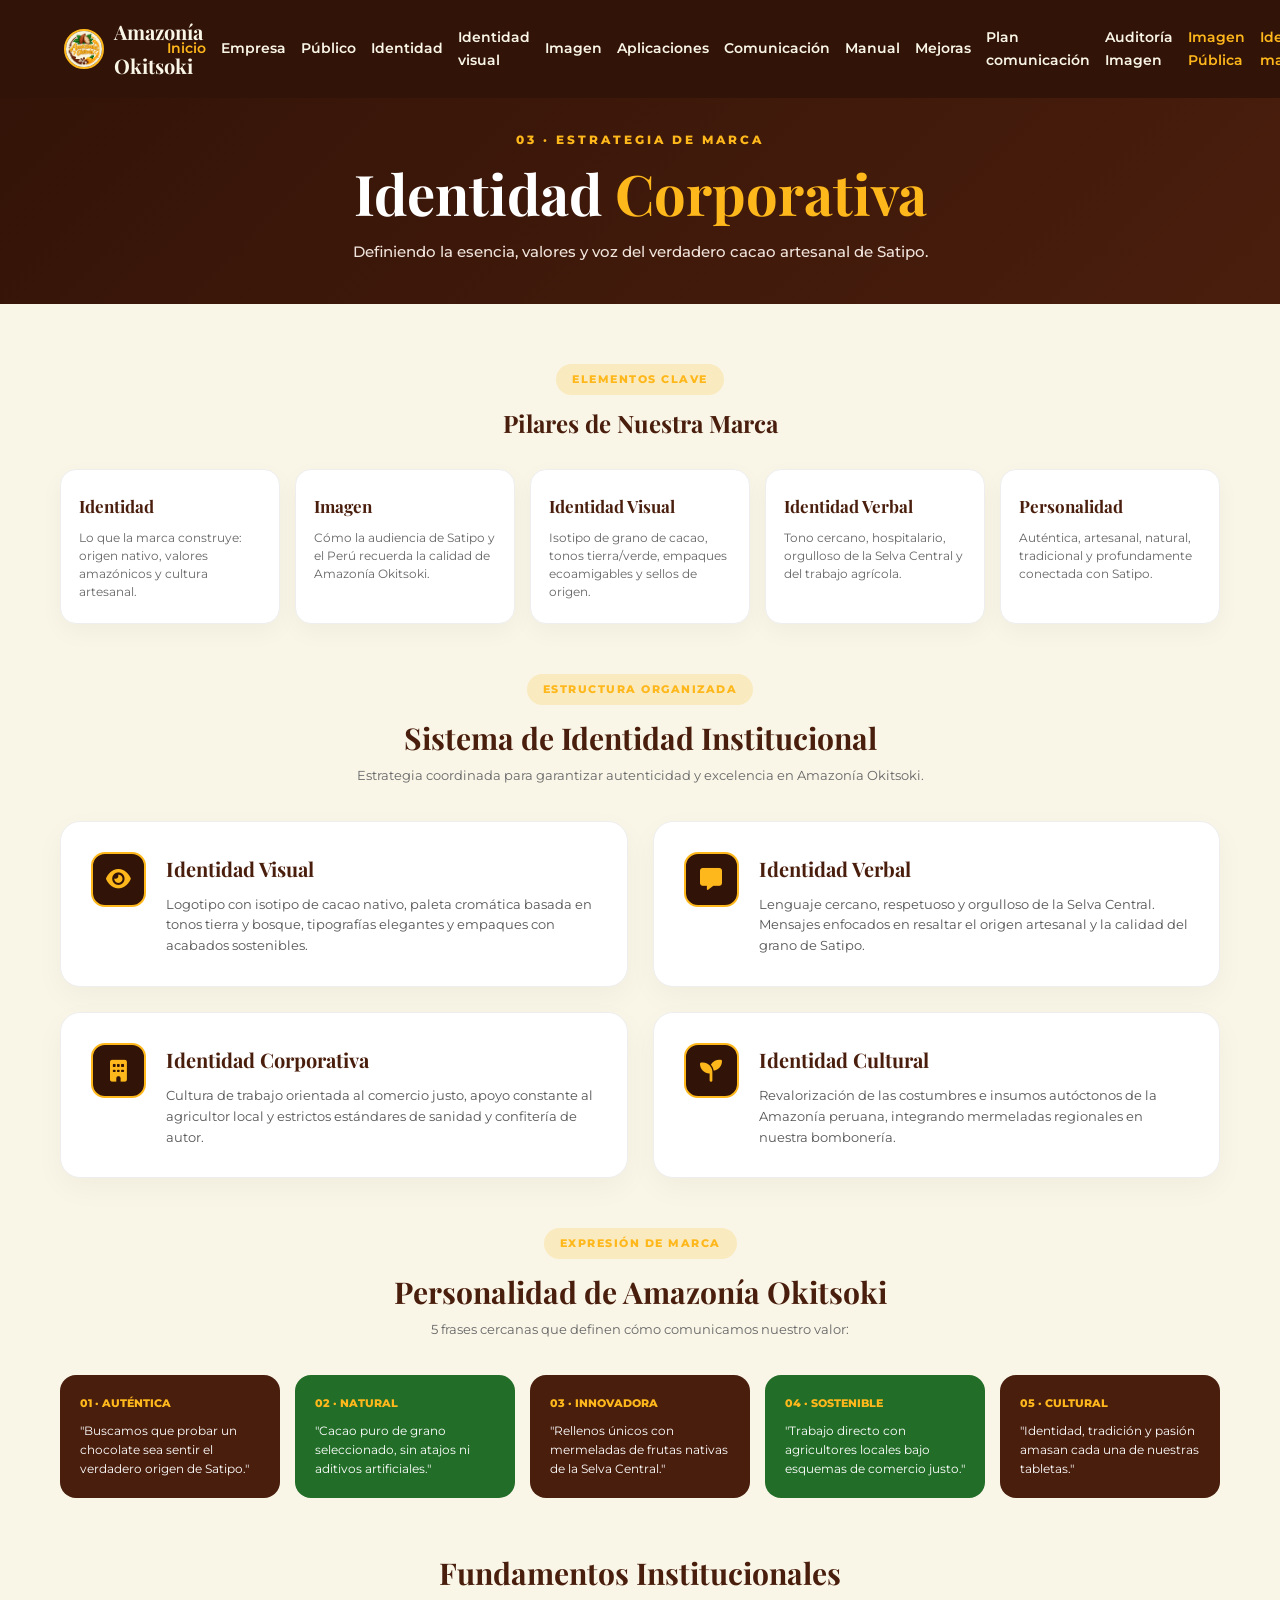
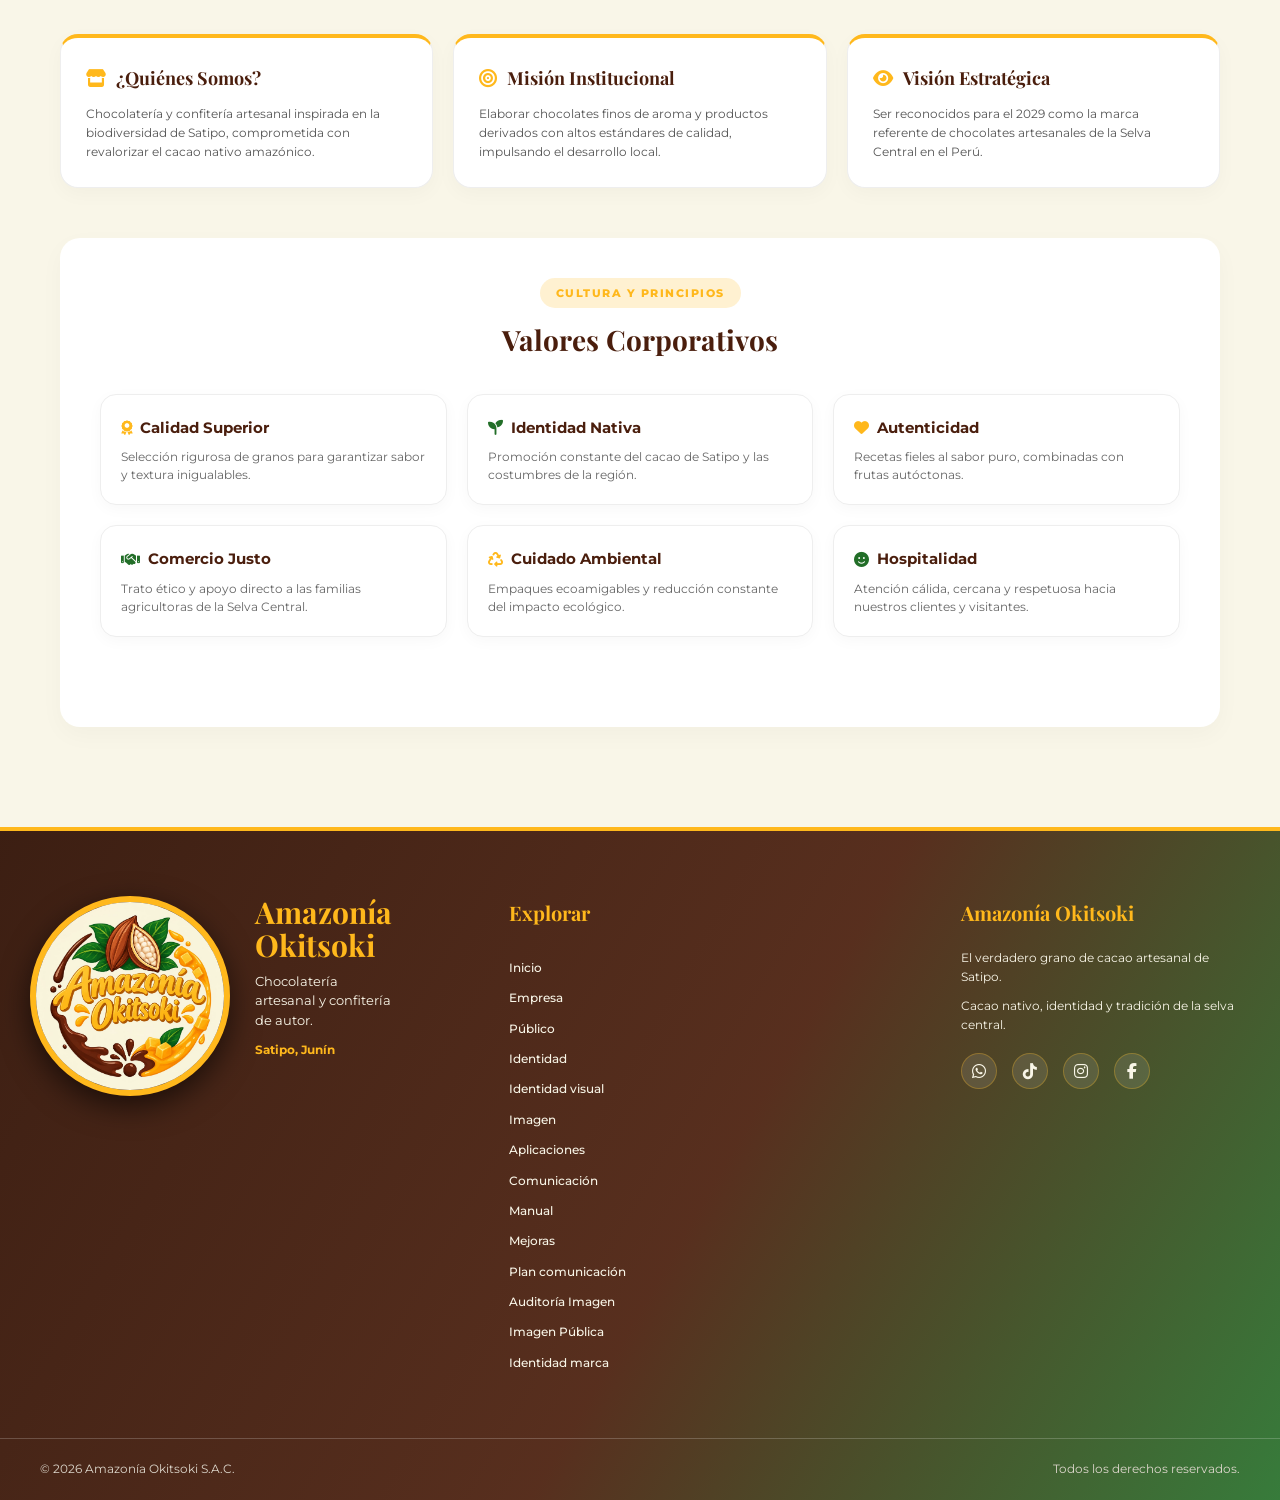
<file: identidad.html>
<!DOCTYPE html>
<html lang="es">

<head>
    <meta charset="UTF-8">
    <meta name="viewport" content="width=device-width, initial-scale=1.0">
    <title>Amazonía Okitsoki | Identidad Corporativa</title>

    <!-- Hoja de Estilos Externa -->
    <link rel="stylesheet" href="styles.css">

    <!-- Iconos FontAwesome y Fuentes -->
    <link rel="stylesheet" href="https://cdnjs.cloudflare.com/ajax/libs/font-awesome/6.4.0/css/all.min.css">
    <link href="https://fonts.googleapis.com/css2?family=Montserrat:wght@400;500;600;700;800&family=Playfair+Display:wght@600;700;800&display=swap" rel="stylesheet">

    <style>
        body {
            background-color: #F9F6E8 !important;
            font-family: 'Montserrat', Arial, sans-serif;
            margin: 0;
            padding: 0;
            overflow-x: hidden;
            color: #2d211b;
        }

        /* BANNER SUPERIOR MARRÓN CORREGIDO */
        .header-spacer {
            padding-top: 130px !important;
            padding-bottom: 40px !important;
            background: linear-gradient(135deg, #321307 0%, #4A1E0D 100%);
            text-align: center;
            color: white;
        }

        /* ETIPUETA Y TÍTULO SOBRE CUADROS CHIQUITOS */
        .section-header-small {
            text-align: center;
            margin-top: 40px;
            margin-bottom: 25px;
        }

        .badge-small-title {
            background: rgba(255,184,28,0.2);
            color: #FFB81C;
            font-size: 11px;
            font-weight: 800;
            padding: 6px 16px;
            border-radius: 20px;
            display: inline-block;
            margin-bottom: 8px;
            letter-spacing: 1.5px;
            text-transform: uppercase;
        }

        .small-section-title {
            font-family: 'Playfair Display', serif;
            color: #4A1E0D;
            font-size: 24px;
            margin: 0;
        }

        /* 1. CUADROS CHIQUITOS SUPERIORES */
        .pilares-grid {
            display: grid;
            grid-template-columns: repeat(5, 1fr);
            gap: 15px;
            margin-bottom: 50px;
        }

        .pilar-card {
            background: white;
            padding: 22px 18px;
            border-radius: 16px;
            box-shadow: 0 8px 25px rgba(0,0,0,0.04);
            border: 1px solid #eee;
            transition: transform 0.3s ease;
        }

        .pilar-card:hover {
            transform: translateY(-50px);
            border-color: #FFB81C;
        }

        .pilar-card h3 {
            font-family: 'Playfair Display', serif;
            color: #4A1E0D;
            font-size: 17px;
            margin-bottom: 8px;
        }

        .pilar-card p {
            font-size: 12px;
            color: #666;
            line-height: 1.5;
            margin: 0;
        }

        /* 2. NUEVO DISEÑO TOTALMENTE DIFERENTE (NADA DE 5 CÍRCULOS) */
        .sistema-mosaico-grid {
            display: grid;
            grid-template-columns: repeat(2, 1fr);
            gap: 25px;
            margin-bottom: 50px;
        }

        .mosaico-card {
            background: white;
            padding: 30px;
            border-radius: 20px;
            box-shadow: 0 10px 30px rgba(0,0,0,0.04);
            border: 1px solid #eee;
            display: flex;
            align-items: flex-start;
            gap: 20px;
            transition: transform 0.3s ease;
        }

        .mosaico-card:hover {
            transform: translateY(-5px);
        }

        .mosaico-icon {
            width: 55px;
            height: 55px;
            background: #321307;
            color: #FFB81C;
            border-radius: 14px;
            display: flex;
            align-items: center;
            justify-content: center;
            font-size: 22px;
            flex-shrink: 0;
            border: 2px solid #FFB81C;
        }

        .mosaico-content h3 {
            font-family: 'Playfair Display', serif;
            color: #4A1E0D;
            font-size: 20px;
            margin-bottom: 8px;
        }

        .mosaico-content p {
            font-size: 13px;
            color: #555;
            line-height: 1.6;
            margin: 0;
        }

        /* 3. PERSONALIDAD DE MARCA (TARJETAS ELEGANTES) */
        .frases-grid {
            display: grid;
            grid-template-columns: repeat(5, 1fr);
            gap: 15px;
            margin-bottom: 50px;
        }

        .frase-card {
            background: #4A1E0D;
            color: white;
            padding: 20px;
            border-radius: 16px;
            font-size: 12px;
            line-height: 1.6;
            position: relative;
            transition: transform 0.3s ease;
        }

        .frase-card.alt {
            background: #226E28;
        }

        .frase-card:hover {
            transform: translateY(-5px);
        }

        .frase-num {
            color: #FFB81C;
            font-weight: 800;
            font-size: 11px;
            margin-bottom: 8px;
            display: block;
        }

        /* 4. FUNDAMENTOS Y VALORES */
        .fundamentos-grid {
            display: grid;
            grid-template-columns: repeat(3, 1fr);
            gap: 20px;
            margin-bottom: 50px;
        }

        .fundamento-card {
            background: white;
            padding: 25px;
            border-radius: 18px;
            border: 1px solid #eee;
            box-shadow: 0 6px 20px rgba(0,0,0,0.03);
            border-top: 4px solid #FFB81C;
        }

        .fundamento-card h3 {
            font-family: 'Playfair Display', serif;
            color: #4A1E0D;
            font-size: 18px;
            margin-bottom: 10px;
            display: flex;
            align-items: center;
            gap: 10px;
        }

        .fundamento-card p {
            font-size: 12px;
            color: #555;
            line-height: 1.6;
            margin: 0;
        }

        .valores-grid {
            display: grid;
            grid-template-columns: repeat(3, 1fr);
            gap: 20px;
            margin-bottom: 50px;
        }

        .valor-card {
            background: white;
            padding: 20px;
            border-radius: 16px;
            border: 1px solid #eee;
            box-shadow: 0 4px 15px rgba(0,0,0,0.03);
        }

        .valor-card h4 {
            color: #4A1E0D;
            font-size: 15px;
            margin-bottom: 8px;
            display: flex;
            align-items: center;
            gap: 8px;
        }

        .valor-card p {
            font-size: 12px;
            color: #666;
            margin: 0;
            line-height: 1.5;
        }

        @media (max-width: 968px) {
            .pilares-grid, .frases-grid, .fundamentos-grid, .valores-grid, .sistema-mosaico-grid {
                grid-template-columns: 1fr !important;
            }
        }
    </style>
</head>

<body>

<!-- NAVEGACIÓN FIJA -->
<header class="hero-header">
    <nav class="nav">
        <a class="brand" href="index.html">
            <img src="imagenes/Amazonia1.jpg" alt="Logo" class="brand-img">
            <span>Amazonía Okitsoki</span>
        </a>

        <button class="menu-btn" id="menuBtn">☰</button>

        <div class="nav-links" id="navLinks">
            <a href="index.html" class="active-link">Inicio</a>
            <a href="empresa.html">Empresa</a>
            <a href="publico.html">Público</a>
            <a href="identidad.html">Identidad</a>
            <a href="identidad-visual.html">Identidad visual</a>
            <a href="imagen.html">Imagen</a>
            <a href="aplicaciones.html">Aplicaciones</a>
            <a href="comunicacion.html">Comunicación</a>
            <a href="manual.html">Manual</a>
            <a href="mejoras.html">Mejoras</a>
            <a href="plan-comunicacion.html">Plan comunicación</a>
            <a href="auditoría-imagen.html">Auditoría Imagen</a>
            <a href="imagen-publica.html" class="active-link">Imagen Pública</a>
            <a href="identidad-marca.html" class="active-link">Identidad marca</a>
        </div>
    </nav>

    <!-- BANNER DE CABECERA (CORREGIDO: SÓLO DICE IDENTIDAD CORPORATIVA) -->
    <div class="header-spacer">
        <div style="max-width: 900px; margin: 0 auto;">
            <p style="color: #FFB81C; font-weight: 800; letter-spacing: 3px; font-size: 12px; margin-bottom: 12px;">03 · ESTRATEGIA DE MARCA</p>
            <h1 style="font-family: 'Playfair Display', serif; font-size: clamp(36px, 5vw, 56px); margin-bottom: 15px; line-height: 1.1;">
                Identidad <span style="color: #FFB81C;">Corporativa</span>
            </h1>
            <p style="color: #f1e4dc; font-size: 15px; font-weight: 500;">
                Definiendo la esencia, valores y voz del verdadero cacao artesanal de Satipo.
            </p>
        </div>
    </div>
</header>

<!-- CONTENIDO PRINCIPAL -->
<main style="padding: 20px 20px 50px 20px; max-width: 1200px; margin: 0 auto;">

    <!-- TÍTULO PEQUEÑO Y ENCABEZADO SOBRE LOS CUADROS CHIQUITOS -->
    <div class="section-header-small">
        <span class="badge-small-title">ELEMENTOS CLAVE</span>
        <h2 class="small-section-title">Pilares de Nuestra Marca</h2>
    </div>

    <!-- 1. LOS 5 CUADROS CHIQUITOS SUPERIORES -->
    <section>
        <div class="pilares-grid">
            <div class="pilar-card">
                <h3>Identidad</h3>
                <p>Lo que la marca construye: origen nativo, valores amazónicos y cultura artesanal.</p>
            </div>
            <div class="pilar-card">
                <h3>Imagen</h3>
                <p>Cómo la audiencia de Satipo y el Perú recuerda la calidad de Amazonía Okitsoki.</p>
            </div>
            <div class="pilar-card">
                <h3>Identidad Visual</h3>
                <p>Isotipo de grano de cacao, tonos tierra/verde, empaques ecoamigables y sellos de origen.</p>
            </div>
            <div class="pilar-card">
                <h3>Identidad Verbal</h3>
                <p>Tono cercano, hospitalario, orgulloso de la Selva Central y del trabajo agrícola.</p>
            </div>
            <div class="pilar-card">
                <h3>Personalidad</h3>
                <p>Auténtica, artesanal, natural, tradicional y profundamente conectada con Satipo.</p>
            </div>
        </div>
    </section>

    <!-- 2. NUEVA ESTRUCTURA COMPLETAMENTE DIFERENTE (ESTILO MOSAICO / MODERNO) -->
    <section>
        <div style="text-align: center; margin-bottom: 35px;">
            <span class="badge-small-title">ESTRUCTURA ORGANIZADA</span>
            <h2 style="font-family: 'Playfair Display', serif; font-size: 30px; color: #4A1E0D;">Sistema de Identidad Institucional</h2>
            <p style="color: #666; font-size: 13px;">Estrategia coordinada para garantizar autenticidad y excelencia en Amazonía Okitsoki.</p>
        </div>

        <div class="sistema-mosaico-grid">
            <div class="mosaico-card">
                <div class="mosaico-icon"><i class="fas fa-eye"></i></div>
                <div class="mosaico-content">
                    <h3>Identidad Visual</h3>
                    <p>Logotipo con isotipo de cacao nativo, paleta cromática basada en tonos tierra y bosque, tipografías elegantes y empaques con acabados sostenibles.</p>
                </div>
            </div>

            <div class="mosaico-card">
                <div class="mosaico-icon"><i class="fas fa-comment-alt"></i></div>
                <div class="mosaico-content">
                    <h3>Identidad Verbal</h3>
                    <p>Lenguaje cercano, respetuoso y orgulloso de la Selva Central. Mensajes enfocados en resaltar el origen artesanal y la calidad del grano de Satipo.</p>
                </div>
            </div>

            <div class="mosaico-card">
                <div class="mosaico-icon"><i class="fas fa-building"></i></div>
                <div class="mosaico-content">
                    <h3>Identidad Corporativa</h3>
                    <p>Cultura de trabajo orientada al comercio justo, apoyo constante al agricultor local y estrictos estándares de sanidad y confitería de autor.</p>
                </div>
            </div>

            <div class="mosaico-card">
                <div class="mosaico-icon"><i class="fas fa-seedling"></i></div>
                <div class="mosaico-content">
                    <h3>Identidad Cultural</h3>
                    <p>Revalorización de las costumbres e insumos autóctonos de la Amazonía peruana, integrando mermeladas regionales en nuestra bombonería.</p>
                </div>
            </div>
        </div>
    </section>

    <!-- 3. PERSONALIDAD DE MARCA Y FRASES -->
    <section style="margin-bottom: 50px;">
        <div style="text-align: center; margin-bottom: 35px;">
            <span class="badge-small-title">EXPRESIÓN DE MARCA</span>
            <h2 style="font-family: 'Playfair Display', serif; font-size: 30px; color: #4A1E0D;">Personalidad de Amazonía Okitsoki</h2>
            <p style="color: #666; font-size: 13px;">5 frases cercanas que definen cómo comunicamos nuestro valor:</p>
        </div>

        <div class="frases-grid">
            <div class="frase-card">
                <span class="frase-num">01 · AUTÉNTICA</span>
                "Buscamos que probar un chocolate sea sentir el verdadero origen de Satipo."
            </div>
            <div class="frase-card alt">
                <span class="frase-num">02 · NATURAL</span>
                "Cacao puro de grano seleccionado, sin atajos ni aditivos artificiales."
            </div>
            <div class="frase-card">
                <span class="frase-num">03 · INNOVADORA</span>
                "Rellenos únicos con mermeladas de frutas nativas de la Selva Central."
            </div>
            <div class="frase-card alt">
                <span class="frase-num">04 · SOSTENIBLE</span>
                "Trabajo directo con agricultores locales bajo esquemas de comercio justo."
            </div>
            <div class="frase-card">
                <span class="frase-num">05 · CULTURAL</span>
                "Identidad, tradición y pasión amasan cada una de nuestras tabletas."
            </div>
        </div>
    </section>

    <!-- 4. FUNDAMENTOS ESTRATÉGICOS -->
    <section>
        <div style="text-align: center; margin-bottom: 35px;">
            <h2 style="font-family: 'Playfair Display', serif; font-size: 30px; color: #4A1E0D;">Fundamentos Institucionales</h2>
        </div>

        <div class="fundamentos-grid">
            <div class="fundamento-card">
                <h3><i class="fas fa-store" style="color: #FFB81C;"></i> ¿Quiénes Somos?</h3>
                <p>Chocolatería y confitería artesanal inspirada en la biodiversidad de Satipo, comprometida con revalorizar el cacao nativo amazónico.</p>
            </div>
            <div class="fundamento-card">
                <h3><i class="fas fa-bullseye" style="color: #FFB81C;"></i> Misión Institucional</h3>
                <p>Elaborar chocolates finos de aroma y productos derivados con altos estándares de calidad, impulsando el desarrollo local.</p>
            </div>
            <div class="fundamento-card">
                <h3><i class="fas fa-eye" style="color: #FFB81C;"></i> Visión Estratégica</h3>
                <p>Ser reconocidos para el 2029 como la marca referente de chocolates artesanales de la Selva Central en el Perú.</p>
            </div>
        </div>
    </section>

    <!-- 5. VALORES CORPORATIVOS -->
    <section>
        <div style="background: white; padding: 40px; border-radius: 20px; box-shadow: 0 8px 25px rgba(0,0,0,0.03); margin-bottom: 50px;">
            <div style="text-align: center; margin-bottom: 30px;">
                <span class="badge-small-title">CULTURA Y PRINCIPIOS</span>
                <h2 style="font-family: 'Playfair Display', serif; font-size: 28px; color: #4A1E0D;">Valores Corporativos</h2>
            </div>

            <div class="valores-grid">
                <div class="valor-card">
                    <h4><i class="fas fa-award" style="color: #FFB81C;"></i> Calidad Superior</h4>
                    <p>Selección rigurosa de granos para garantizar sabor y textura inigualables.</p>
                </div>
                <div class="valor-card">
                    <h4><i class="fas fa-seedling" style="color: #226E28;"></i> Identidad Nativa</h4>
                    <p>Promoción constante del cacao de Satipo y las costumbres de la región.</p>
                </div>
                <div class="valor-card">
                    <h4><i class="fas fa-heart" style="color: #FFB81C;"></i> Autenticidad</h4>
                    <p>Recetas fieles al sabor puro, combinadas con frutas autóctonas.</p>
                </div>
                <div class="valor-card">
                    <h4><i class="fas fa-handshake" style="color: #226E28;"></i> Comercio Justo</h4>
                    <p>Trato ético y apoyo directo a las familias agricultoras de la Selva Central.</p>
                </div>
                <div class="valor-card">
                    <h4><i class="fas fa-recycle" style="color: #FFB81C;"></i> Cuidado Ambiental</h4>
                    <p>Empaques ecoamigables y reducción constante del impacto ecológico.</p>
                </div>
                <div class="valor-card">
                    <h4><i class="fas fa-smile" style="color: #226E28;"></i> Hospitalidad</h4>
                    <p>Atención cálida, cercana y respetuosa hacia nuestros clientes y visitantes.</p>
                </div>
            </div>
        </div>
    </section>

</main>

<!-- =====================================================
     PIE DE PÁGINA (FOOTER) EXACTO Y ORIGINAL (SIN TOCAR)
===================================================== -->
<footer class="footer">
    <div class="footer-container">
        <div class="footer-brand">
            <div class="footer-logo-title">
                <img src="imagenes/Amazonia1.jpg" alt="Logo" class="footer-logo-img">
                <div class="footer-text-group">
                    <h2>Amazonía Okitsoki</h2>
                    <p class="footer-desc">Chocolatería artesanal y confitería de autor.</p>
                    <p class="footer-location">Satipo, Junín</p>
                </div>
            </div>
        </div>

        <div class="footer-menu">
            <h3>Explorar</h3>
            <a href="index.html" class="active-link">Inicio</a>
            <a href="empresa.html">Empresa</a>
            <a href="publico.html">Público</a>
            <a href="identidad.html">Identidad</a>
            <a href="identidad-visual.html">Identidad visual</a>
            <a href="imagen.html">Imagen</a>
            <a href="aplicaciones.html">Aplicaciones</a>
            <a href="comunicacion.html">Comunicación</a>
            <a href="manual.html">Manual</a>
            <a href="mejoras.html">Mejoras</a>
            <a href="plan-comunicacion.html">Plan comunicación</a>
            <a href="auditoría-imagen.html">Auditoría Imagen</a>
            <a href="imagen-publica.html" class="active-link">Imagen Pública</a>
            <a href="identidad-marca.html" class="active-link">Identidad marca</a>
        </div>

        <div class="footer-info">
            <h3>Amazonía Okitsoki</h3>
            <p>El verdadero grano de cacao artesanal de Satipo.</p>
            <p>Cacao nativo, identidad y tradición de la selva central.</p>

            <div class="footer-socials">
                <a href="https://wa.me/tu-numero" target="_blank" aria-label="WhatsApp"><i class="fa-brands fa-whatsapp"></i></a>
                <a href="https://tiktok.com/@tu-usuario" target="_blank" aria-label="TikTok"><i class="fa-brands fa-tiktok"></i></a>
                <a href="https://instagram.com/@tu-usuario" target="_blank" aria-label="Instagram"><i class="fa-brands fa-instagram"></i></a>
                <a href="https://facebook.com/@tu-usuario" target="_blank" aria-label="Facebook"><i class="fa-brands fa-facebook-f"></i></a>
            </div>
        </div>
    </div>

    <div class="footer-bottom">
        <p>© 2026 Amazonía Okitsoki S.A.C.</p>
        <p>Todos los derechos reservados.</p>
    </div>
</footer>

<!-- SCRIPT JS SEPARADO -->
<script src="script.js"></script>

</body>
</html>
</file>
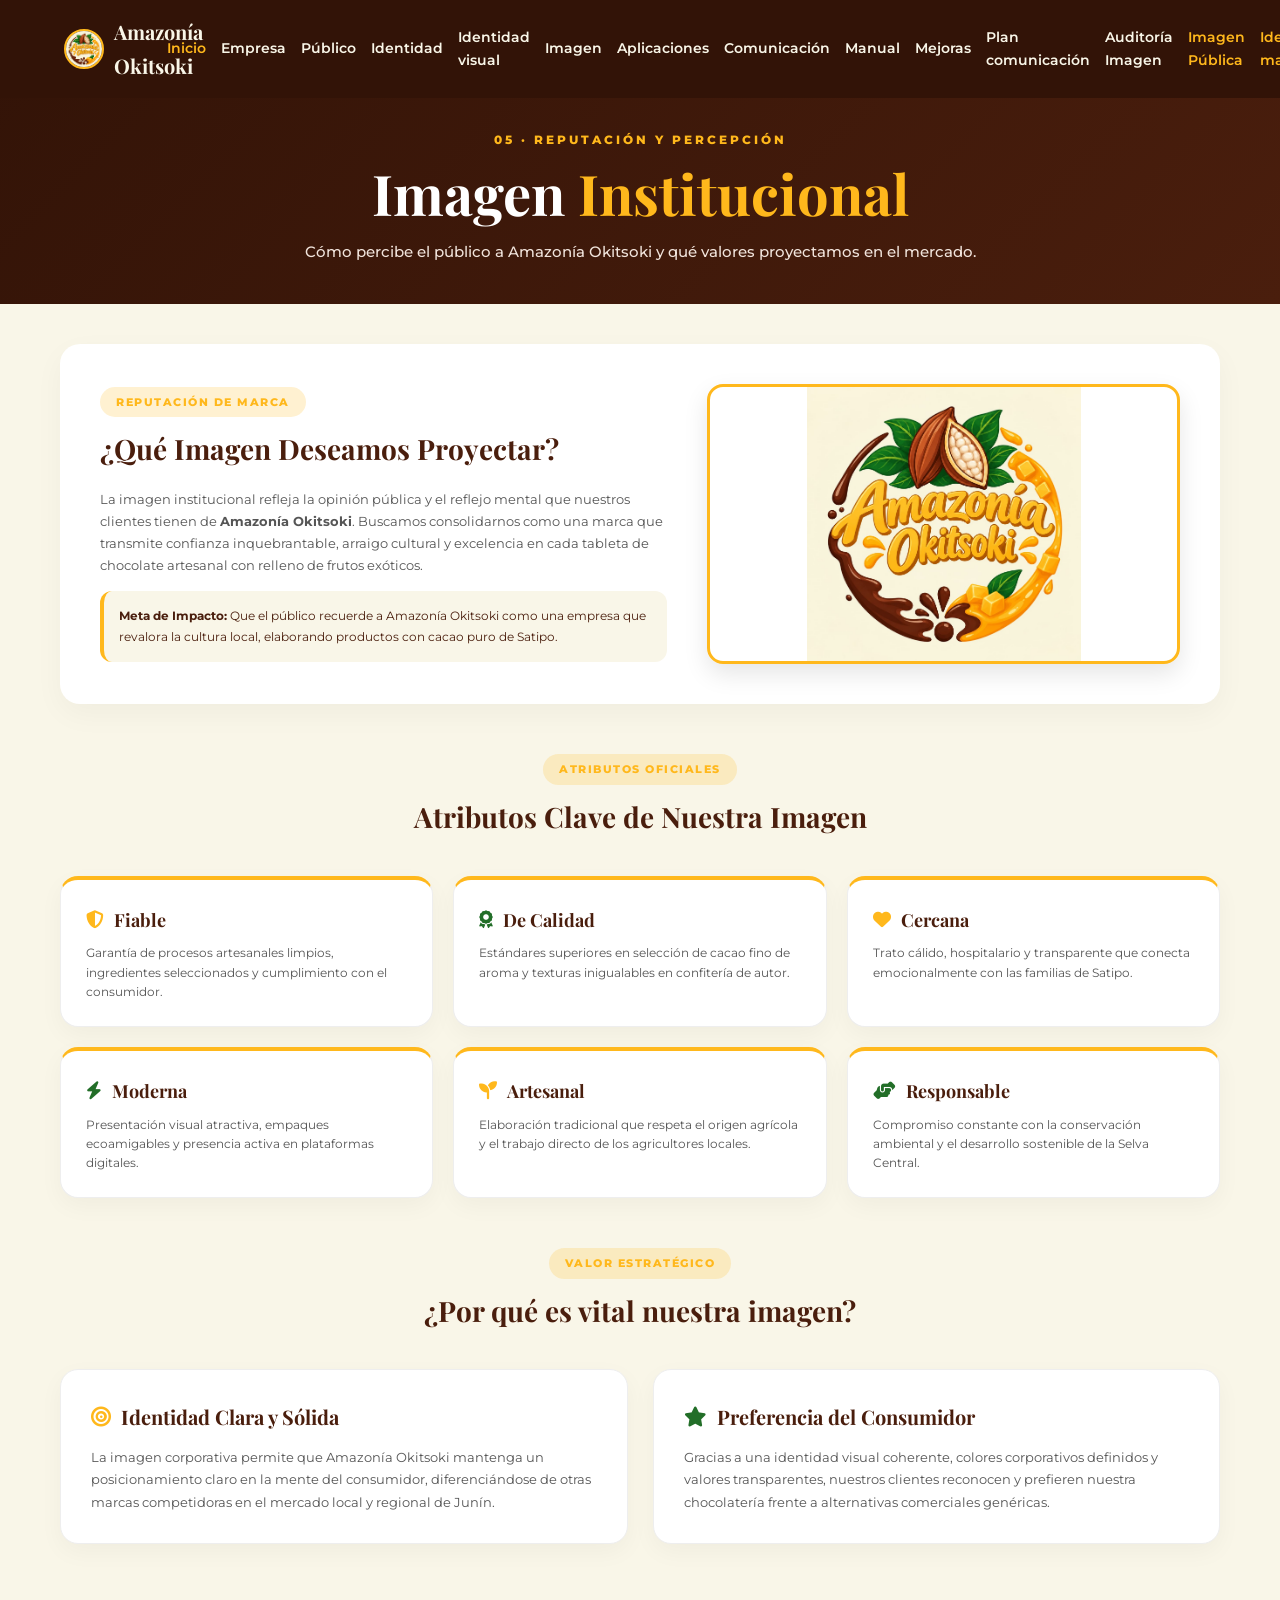
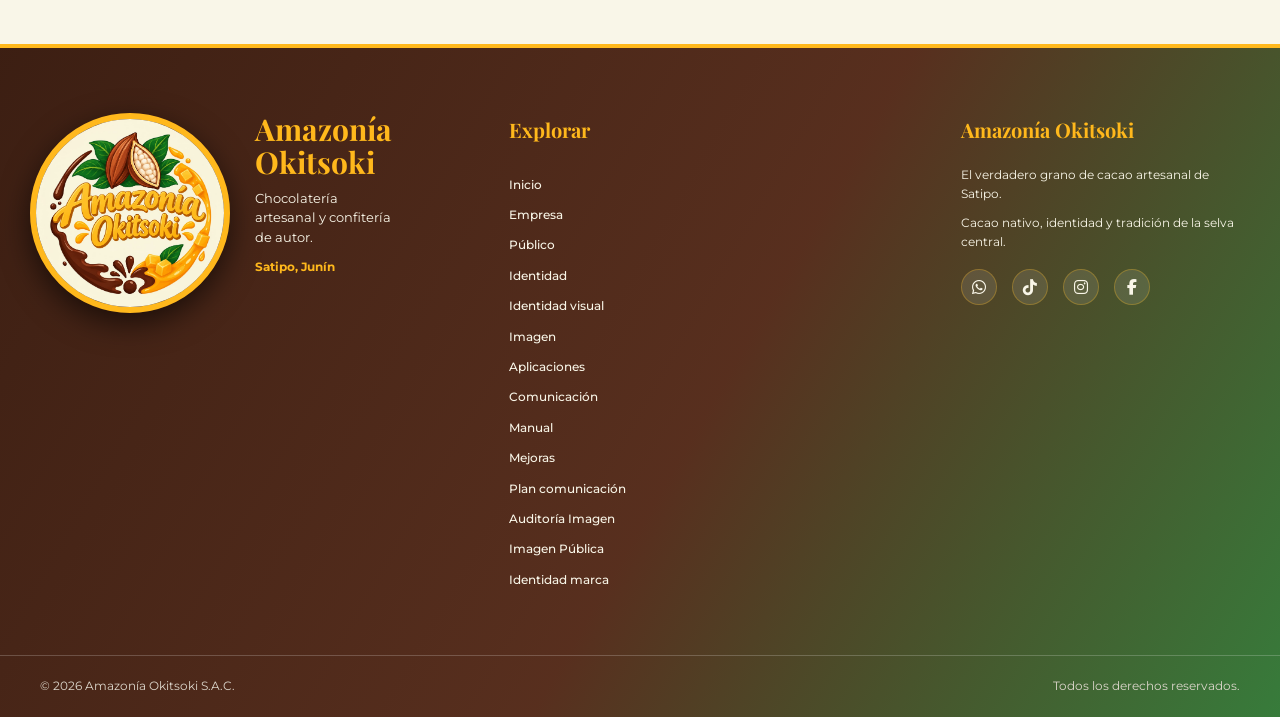
<file: imagen.html>
<!DOCTYPE html>
<html lang="es">

<head>
    <meta charset="UTF-8">
    <meta name="viewport" content="width=device-width, initial-scale=1.0">
    <title>Amazonía Okitsoki | Imagen Institucional</title>

    <!-- Hoja de Estilos Externa -->
    <link rel="stylesheet" href="styles.css">

    <!-- Iconos FontAwesome y Fuentes -->
    <link rel="stylesheet" href="https://cdnjs.cloudflare.com/ajax/libs/font-awesome/6.4.0/css/all.min.css">
    <link href="https://fonts.googleapis.com/css2?family=Montserrat:wght@400;500;600;700;800&family=Playfair+Display:wght@600;700;800&display=swap" rel="stylesheet">

    <style>
        body {
            background-color: #F9F6E8 !important;
            font-family: 'Montserrat', Arial, sans-serif;
            margin: 0;
            padding: 0;
            overflow-x: hidden;
            color: #2d211b;
        }

        /* BANNER SUPERIOR MARRÓN */
        .header-spacer {
            padding-top: 130px !important;
            padding-bottom: 40px !important;
            background: linear-gradient(135deg, #321307 0%, #4A1E0D 100%);
            text-align: center;
            color: white;
        }

        .badge-small-title {
            background: rgba(255,184,28,0.2);
            color: #FFB81C;
            font-size: 11px;
            font-weight: 800;
            padding: 6px 16px;
            border-radius: 20px;
            display: inline-block;
            margin-bottom: 8px;
            letter-spacing: 1.5px;
            text-transform: uppercase;
        }

        /* CARACTERÍSTICAS DE LA IMAGEN PROYECTADA (GRID 6 ELEMENTOS) */
        .grid-atributos {
            display: grid;
            grid-template-columns: repeat(3, 1fr);
            gap: 20px;
            margin-bottom: 50px;
        }

        .card-atributo {
            background: white;
            padding: 25px;
            border-radius: 18px;
            box-shadow: 0 8px 25px rgba(0,0,0,0.04);
            border: 1px solid #eee;
            border-top: 4px solid #FFB81C;
            transition: transform 0.3s ease;
        }

        .card-atributo:hover {
            transform: translateY(-5px);
        }

        .card-atributo h3 {
            font-family: 'Playfair Display', serif;
            color: #4A1E0D;
            font-size: 18px;
            margin-bottom: 8px;
            display: flex;
            align-items: center;
            gap: 10px;
        }

        .card-atributo p {
            font-size: 12px;
            color: #555;
            line-height: 1.6;
            margin: 0;
        }

        /* SECCIÓN DE PERCEPCIÓN ESTRATÉGICA */
        .percepcion-container {
            background: white;
            padding: 40px;
            border-radius: 20px;
            box-shadow: 0 10px 30px rgba(0,0,0,0.04);
            margin-bottom: 50px;
            display: grid;
            grid-template-columns: 1.2fr 1fr;
            gap: 40px;
            align-items: center;
        }

        .percepcion-img {
            width: 100%;
            height: 280px;
            object-fit: cover;
            border-radius: 16px;
            border: 3px solid #FFB81C;
            box-shadow: 0 10px 25px rgba(0,0,0,0.1);
        }

        /* OBJETIVOS E IMPORTANCIA DE LA IMAGEN INSTITUCIONAL */
        .importancia-grid {
            display: grid;
            grid-template-columns: repeat(2, 1fr);
            gap: 25px;
            margin-bottom: 50px;
        }

        .importancia-card {
            background: white;
            padding: 30px;
            border-radius: 18px;
            box-shadow: 0 8px 25px rgba(0,0,0,0.04);
            border: 1px solid #eee;
        }

        .importancia-card h3 {
            font-family: 'Playfair Display', serif;
            color: #4A1E0D;
            font-size: 20px;
            margin-bottom: 12px;
            display: flex;
            align-items: center;
            gap: 10px;
        }

        .importancia-card p {
            font-size: 13px;
            color: #555;
            line-height: 1.7;
            margin: 0;
        }

        @media (max-width: 968px) {
            .grid-atributos, .importancia-grid, .percepcion-container {
                grid-template-columns: 1fr !important;
            }
        }
    </style>
</head>

<body>

<!-- NAVEGACIÓN FIJA -->
<header class="hero-header">
    <nav class="nav">
        <a class="brand" href="index.html">
            <img src="imagenes/Amazonia1.jpg" alt="Logo" class="brand-img">
            <span>Amazonía Okitsoki</span>
        </a>

        <button class="menu-btn" id="menuBtn">☰</button>

        <div class="nav-links" id="navLinks">
            <a href="index.html" class="active-link">Inicio</a>
            <a href="empresa.html">Empresa</a>
            <a href="publico.html">Público</a>
            <a href="identidad.html">Identidad</a>
            <a href="identidad-visual.html">Identidad visual</a>
            <a href="imagen.html">Imagen</a>
            <a href="aplicaciones.html">Aplicaciones</a>
            <a href="comunicacion.html">Comunicación</a>
            <a href="manual.html">Manual</a>
            <a href="mejoras.html">Mejoras</a>
            <a href="plan-comunicacion.html">Plan comunicación</a>
            <a href="auditoría-imagen.html">Auditoría Imagen</a>
            <a href="imagen-publica.html" class="active-link">Imagen Pública</a>
            <a href="identidad-marca.html" class="active-link">Identidad marca</a>
        </div>
    </nav>

    <!-- BANNER PRINCIPAL -->
    <div class="header-spacer">
        <div style="max-width: 900px; margin: 0 auto;">
            <p style="color: #FFB81C; font-weight: 800; letter-spacing: 3px; font-size: 12px; margin-bottom: 12px;">05 · REPUTACIÓN Y PERCEPCIÓN</p>
            <h1 style="font-family: 'Playfair Display', serif; font-size: clamp(36px, 5vw, 56px); margin-bottom: 15px; line-height: 1.1;">
                Imagen <span style="color: #FFB81C;">Institucional</span>
            </h1>
            <p style="color: #f1e4dc; font-size: 15px; font-weight: 500;">
                Cómo percibe el público a Amazonía Okitsoki y qué valores proyectamos en el mercado.
            </p>
        </div>
    </div>
</header>

<!-- CONTENIDO PRINCIPAL -->
<main style="padding: 40px 20px 50px 20px; max-width: 1200px; margin: 0 auto;">

    <!-- 1. INTRODUCCIÓN Y CONCEPTO DE IMAGEN -->
    <section class="percepcion-container">
        <div>
            <span class="badge-small-title">REPUTACIÓN DE MARCA</span>
            <h2 style="font-family: 'Playfair Display', serif; font-size: 28px; color: #4A1E0D; margin-bottom: 15px;">¿Qué Imagen Deseamos Proyectar?</h2>
            <p style="font-size: 13px; color: #555; line-height: 1.7; margin-bottom: 15px;">
                La imagen institucional refleja la opinión pública y el reflejo mental que nuestros clientes tienen de <strong>Amazonía Okitsoki</strong>. Buscamos consolidarnos como una marca que transmite confianza inquebrantable, arraigo cultural y excelencia en cada tableta de chocolate artesanal con relleno de frutos exóticos.
            </p>
            <div style="background: #F9F6E8; padding: 15px; border-radius: 12px; border-left: 4px solid #FFB81C; font-size: 12px; color: #4A1E0D;">
                <strong>Meta de Impacto:</strong> Que el público recuerde a Amazonía Okitsoki como una empresa que revalora la cultura local, elaborando productos con cacao puro de Satipo.
            </div>
        </div>
        <div>
            <img src="imagenes/Amazonia1.jpg" alt="Chocolate Amazonía Okitsoki" class="percepcion-img" style="object-fit: contain;">
        </div>
    </section>

    <!-- 2. LOS 6 ATRIBUTOS DE LA IMAGEN PROYECTADA -->
    <section>
        <div style="text-align: center; margin-bottom: 35px;">
            <span class="badge-small-title">ATRIBUTOS OFICIALES</span>
            <h2 style="font-family: 'Playfair Display', serif; font-size: 28px; color: #4A1E0D;">Atributos Clave de Nuestra Imagen</h2>
        </div>

        <div class="grid-atributos">
            <div class="card-atributo">
                <h3><i class="fas fa-shield-alt" style="color: #FFB81C;"></i> Fiable</h3>
                <p>Garantía de procesos artesanales limpios, ingredientes seleccionados y cumplimiento con el consumidor.</p>
            </div>

            <div class="card-atributo">
                <h3><i class="fas fa-award" style="color: #226E28;"></i> De Calidad</h3>
                <p>Estándares superiores en selección de cacao fino de aroma y texturas inigualables en confitería de autor.</p>
            </div>

            <div class="card-atributo">
                <h3><i class="fas fa-heart" style="color: #FFB81C;"></i> Cercana</h3>
                <p>Trato cálido, hospitalario y transparente que conecta emocionalmente con las familias de Satipo.</p>
            </div>

            <div class="card-atributo">
                <h3><i class="fas fa-bolt" style="color: #226E28;"></i> Moderna</h3>
                <p>Presentación visual atractiva, empaques ecoamigables y presencia activa en plataformas digitales.</p>
            </div>

            <div class="card-atributo">
                <h3><i class="fas fa-seedling" style="color: #FFB81C;"></i> Artesanal</h3>
                <p>Elaboración tradicional que respeta el origen agrícola y el trabajo directo de los agricultores locales.</p>
            </div>

            <div class="card-atributo">
                <h3><i class="fas fa-hands-helping" style="color: #226E28;"></i> Responsable</h3>
                <p>Compromiso constante con la conservación ambiental y el desarrollo sostenible de la Selva Central.</p>
            </div>
        </div>
    </section>

    <!-- 3. IMPORTANCIA DE LA IMAGEN INSTITUCIONAL (BASADO EN TU WORD) -->
    <section>
        <div style="text-align: center; margin-bottom: 35px;">
            <span class="badge-small-title">VALOR ESTRATÉGICO</span>
            <h2 style="font-family: 'Playfair Display', serif; font-size: 28px; color: #4A1E0D;">¿Por qué es vital nuestra imagen?</h2>
        </div>

        <div class="importancia-grid">
            <div class="importancia-card">
                <h3><i class="fas fa-bullseye" style="color: #FFB81C;"></i> Identidad Clara y Sólida</h3>
                <p>La imagen corporativa permite que Amazonía Okitsoki mantenga un posicionamiento claro en la mente del consumidor, diferenciándose de otras marcas competidoras en el mercado local y regional de Junín.</p>
            </div>

            <div class="importancia-card">
                <h3><i class="fas fa-star" style="color: #226E28;"></i> Preferencia del Consumidor</h3>
                <p>Gracias a una identidad visual coherente, colores corporativos definidos y valores transparentes, nuestros clientes reconocen y prefieren nuestra chocolatería frente a alternativas comerciales genéricas.</p>
            </div>
        </div>
    </section>

</main>

<!-- =====================================================
     PIE DE PÁGINA (FOOTER) EXACTO Y ORIGINAL (SIN TOCAR)
===================================================== -->
<footer class="footer">
    <div class="footer-container">
        <div class="footer-brand">
            <div class="footer-logo-title">
                <img src="imagenes/Amazonia1.jpg" alt="Logo" class="footer-logo-img">
                <div class="footer-text-group">
                    <h2>Amazonía Okitsoki</h2>
                    <p class="footer-desc">Chocolatería artesanal y confitería de autor.</p>
                    <p class="footer-location">Satipo, Junín</p>
                </div>
            </div>
        </div>

        <div class="footer-menu">
            <h3>Explorar</h3>
            <a href="index.html" class="active-link">Inicio</a>
            <a href="empresa.html">Empresa</a>
            <a href="publico.html">Público</a>
            <a href="identidad.html">Identidad</a>
            <a href="identidad-visual.html">Identidad visual</a>
            <a href="imagen.html">Imagen</a>
            <a href="aplicaciones.html">Aplicaciones</a>
            <a href="comunicacion.html">Comunicación</a>
            <a href="manual.html">Manual</a>
            <a href="mejoras.html">Mejoras</a>
            <a href="plan-comunicacion.html">Plan comunicación</a>
            <a href="auditoría-imagen.html">Auditoría Imagen</a>
            <a href="imagen-publica.html" class="active-link">Imagen Pública</a>
            <a href="identidad-marca.html" class="active-link">Identidad marca</a>
        </div>

        <div class="footer-info">
            <h3>Amazonía Okitsoki</h3>
            <p>El verdadero grano de cacao artesanal de Satipo.</p>
            <p>Cacao nativo, identidad y tradición de la selva central.</p>

            <div class="footer-socials">
                <a href="https://wa.me/tu-numero" target="_blank" aria-label="WhatsApp"><i class="fa-brands fa-whatsapp"></i></a>
                <a href="https://tiktok.com/@tu-usuario" target="_blank" aria-label="TikTok"><i class="fa-brands fa-tiktok"></i></a>
                <a href="https://instagram.com/@tu-usuario" target="_blank" aria-label="Instagram"><i class="fa-brands fa-instagram"></i></a>
                <a href="https://facebook.com/@tu-usuario" target="_blank" aria-label="Facebook"><i class="fa-brands fa-facebook-f"></i></a>
            </div>
        </div>
    </div>

    <div class="footer-bottom">
        <p>© 2026 Amazonía Okitsoki S.A.C.</p>
        <p>Todos los derechos reservados.</p>
    </div>
</footer>

<!-- SCRIPT JS -->
<script src="script.js"></script>

</body>
</html>
</file>
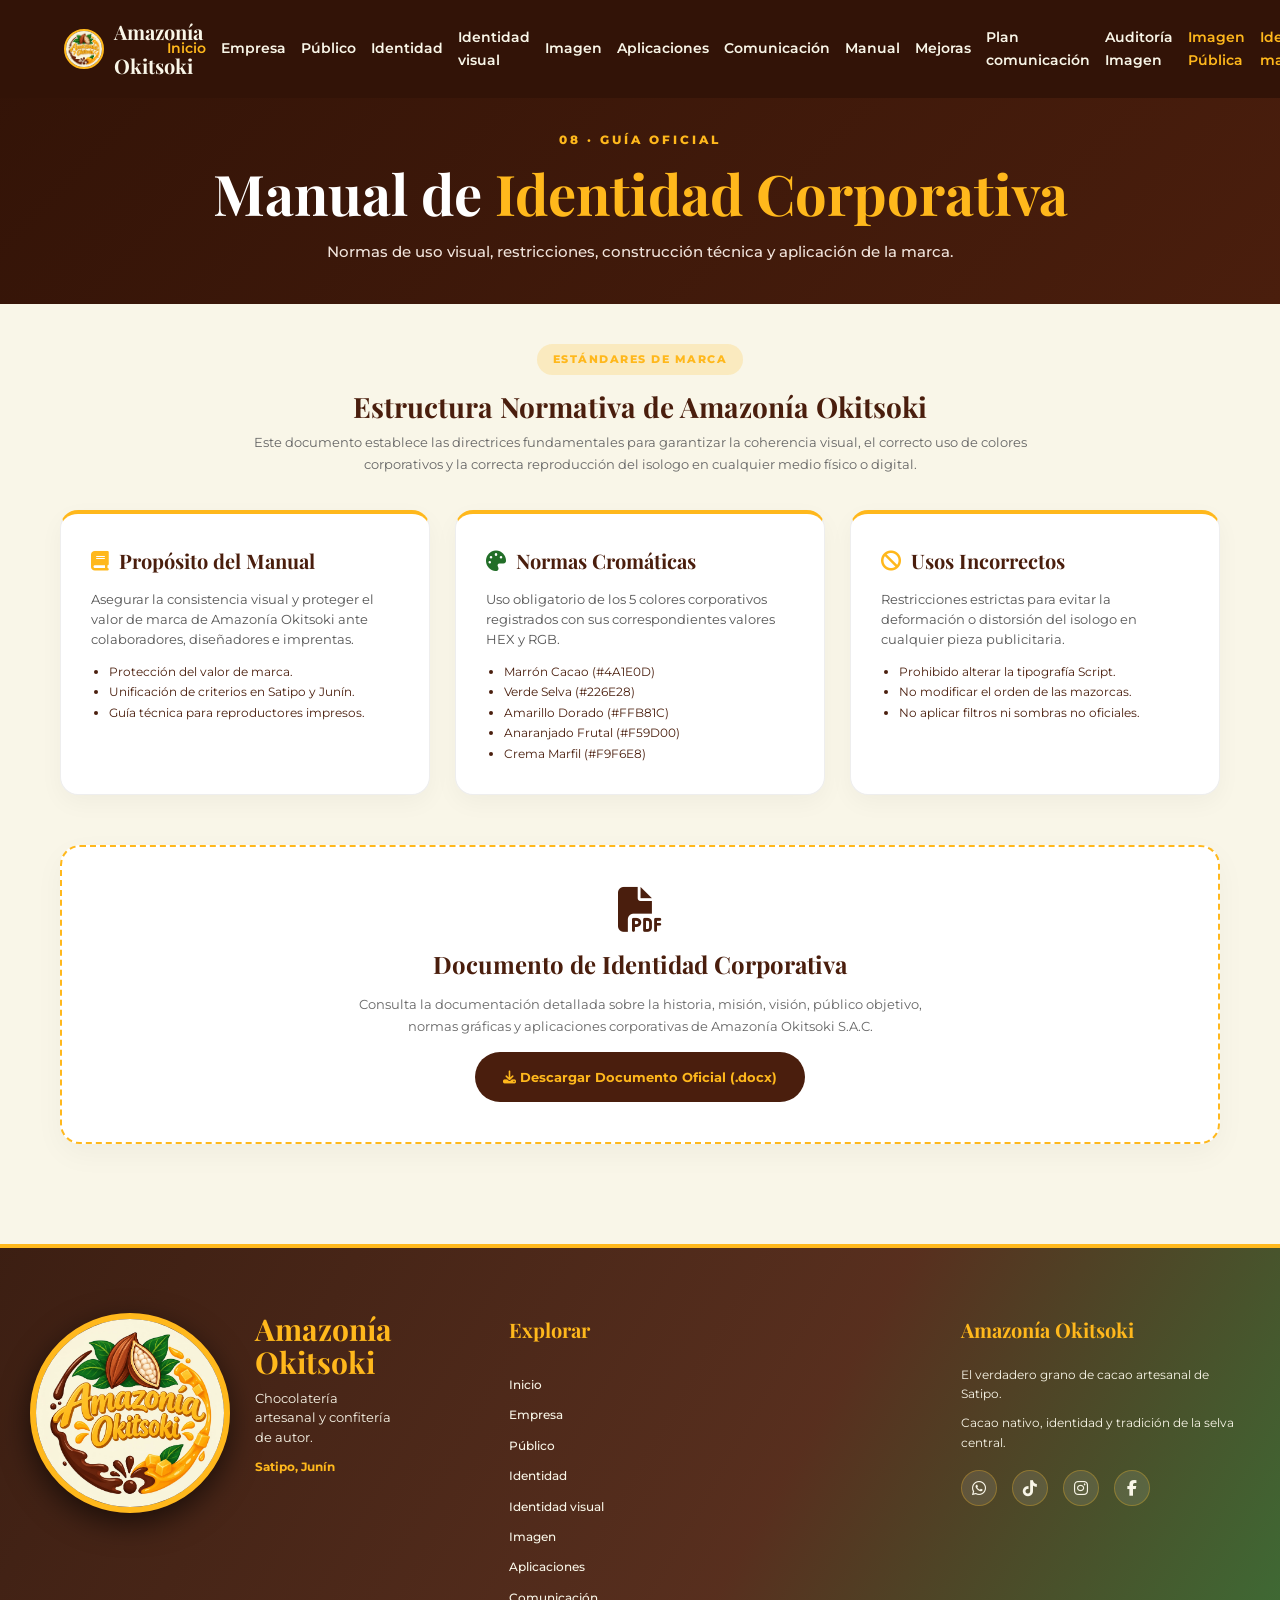
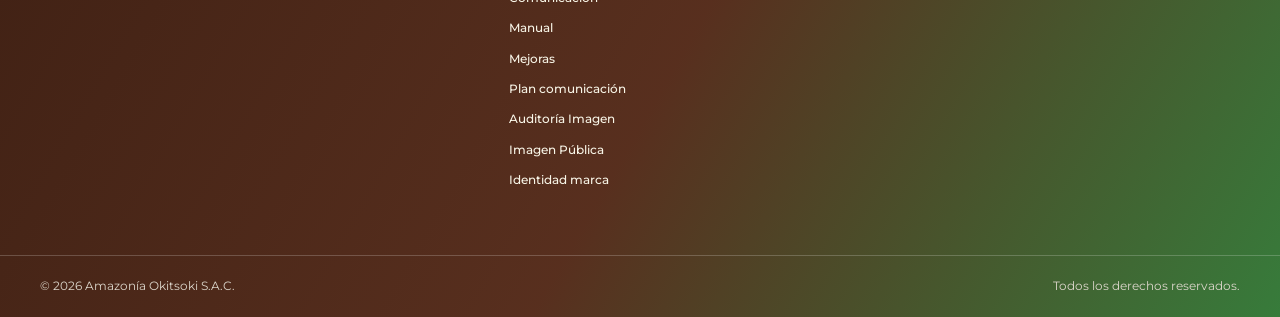
<file: manual.html>
<!DOCTYPE html>
<html lang="es">

<head>
    <meta charset="UTF-8">
    <meta name="viewport" content="width=device-width, initial-scale=1.0">
    <title>Amazonía Okitsoki | Manual de Identidad Corporativa</title>

    <!-- Hoja de Estilos Externa -->
    <link rel="stylesheet" href="styles.css">

    <!-- Iconos FontAwesome y Fuentes -->
    <link rel="stylesheet" href="https://cdnjs.cloudflare.com/ajax/libs/font-awesome/6.4.0/css/all.min.css">
    <link href="https://fonts.googleapis.com/css2?family=Montserrat:wght@400;500;600;700;800&family=Playfair+Display:wght@600;700;800&display=swap" rel="stylesheet">

    <style>
        body {
            background-color: #F9F6E8 !important;
            font-family: 'Montserrat', Arial, sans-serif;
            margin: 0;
            padding: 0;
            overflow-x: hidden;
            color: #2d211b;
        }

        /* BANNER SUPERIOR MARRÓN */
        .header-spacer {
            padding-top: 130px !important;
            padding-bottom: 40px !important;
            background: linear-gradient(135deg, #321307 0%, #4A1E0D 100%);
            text-align: center;
            color: white;
        }

        .badge-small-title {
            background: rgba(255,184,28,0.2);
            color: #FFB81C;
            font-size: 11px;
            font-weight: 800;
            padding: 6px 16px;
            border-radius: 20px;
            display: inline-block;
            margin-bottom: 8px;
            letter-spacing: 1.5px;
            text-transform: uppercase;
        }

        /* ESTRUCTURA DEL MANUAL EN GRID */
        .grid-manual {
            display: grid;
            grid-template-columns: repeat(3, 1fr);
            gap: 25px;
            margin-bottom: 50px;
        }

        .card-manual {
            background: white;
            border-radius: 18px;
            padding: 30px;
            box-shadow: 0 8px 25px rgba(0,0,0,0.04);
            border: 1px solid #eee;
            border-top: 4px solid #FFB81C;
            transition: transform 0.3s ease;
        }

        .card-manual:hover {
            transform: translateY(-5px);
        }

        .card-manual h3 {
            font-family: 'Playfair Display', serif;
            color: #4A1E0D;
            font-size: 20px;
            margin-bottom: 12px;
            display: flex;
            align-items: center;
            gap: 10px;
        }

        .card-manual p {
            font-size: 12.5px;
            color: #555;
            line-height: 1.6;
            margin: 0 0 12px 0;
        }

        .card-manual ul {
            padding-left: 18px;
            margin: 0;
            font-size: 12px;
            color: #4A1E0D;
            line-height: 1.7;
        }

        /* VISUALIZACIÓN / DESCARGA DEL MANUAL */
        .download-box {
            background: white;
            padding: 40px;
            border-radius: 20px;
            box-shadow: 0 10px 30px rgba(0,0,0,0.04);
            text-align: center;
            margin-bottom: 50px;
            border: 2px dashed #FFB81C;
        }

        .btn-download {
            display: inline-block;
            background: #4A1E0D;
            color: #FFB81C;
            padding: 14px 28px;
            border-radius: 30px;
            font-weight: 700;
            font-size: 13px;
            text-decoration: none;
            margin-top: 15px;
            transition: all 0.3s ease;
        }

        .btn-download:hover {
            background: #FFB81C;
            color: #321307;
        }

        @media (max-width: 968px) {
            .grid-manual {
                grid-template-columns: 1fr !important;
            }
        }
    </style>
</head>

<body>

<!-- NAVEGACIÓN FIJA -->
<header class="hero-header">
    <nav class="nav">
        <a class="brand" href="index.html">
            <img src="imagenes/Amazonia1.jpg" alt="Logo" class="brand-img">
            <span>Amazonía Okitsoki</span>
        </a>

        <button class="menu-btn" id="menuBtn">☰</button>

        <div class="nav-links" id="navLinks">
            <a href="index.html" class="active-link">Inicio</a>
            <a href="empresa.html">Empresa</a>
            <a href="publico.html">Público</a>
            <a href="identidad.html">Identidad</a>
            <a href="identidad-visual.html">Identidad visual</a>
            <a href="imagen.html">Imagen</a>
            <a href="aplicaciones.html">Aplicaciones</a>
            <a href="comunicacion.html">Comunicación</a>
            <a href="manual.html">Manual</a>
            <a href="mejoras.html">Mejoras</a>
            <a href="plan-comunicacion.html">Plan comunicación</a>
            <a href="auditoría-imagen.html">Auditoría Imagen</a>
            <a href="imagen-publica.html" class="active-link">Imagen Pública</a>
            <a href="identidad-marca.html" class="active-link">Identidad marca</a>
        </div>
    </nav>

    <!-- BANNER PRINCIPAL -->
    <div class="header-spacer">
        <div style="max-width: 900px; margin: 0 auto;">
            <p style="color: #FFB81C; font-weight: 800; letter-spacing: 3px; font-size: 12px; margin-bottom: 12px;">08 · GUÍA OFICIAL</p>
            <h1 style="font-family: 'Playfair Display', serif; font-size: clamp(36px, 5vw, 56px); margin-bottom: 15px; line-height: 1.1;">
                Manual de <span style="color: #FFB81C;">Identidad Corporativa</span>
            </h1>
            <p style="color: #f1e4dc; font-size: 15px; font-weight: 500;">
                Normas de uso visual, restricciones, construcción técnica y aplicación de la marca.
            </p>
        </div>
    </div>
</header>

<!-- CONTENIDO PRINCIPAL -->
<main style="padding: 40px 20px 50px 20px; max-width: 1200px; margin: 0 auto;">

    <!-- 1. INTRODUCCIÓN AL MANUAL -->
    <section>
        <div style="text-align: center; margin-bottom: 35px;">
            <span class="badge-small-title">ESTÁNDARES DE MARCA</span>
            <h2 style="font-family: 'Playfair Display', serif; font-size: 28px; color: #4A1E0D;">Estructura Normativa de Amazonía Okitsoki</h2>
            <p style="font-size: 13px; color: #666; max-width: 800px; margin: 0 auto;">
                Este documento establece las directrices fundamentales para garantizar la coherencia visual, el correcto uso de colores corporativos y la correcta reproducción del isologo en cualquier medio físico o digital.
            </p>
        </div>

        <div class="grid-manual">
            <div class="card-manual">
                <h3><i class="fas fa-book" style="color: #FFB81C;"></i> Propósito del Manual</h3>
                <p>Asegurar la consistencia visual y proteger el valor de marca de Amazonía Okitsoki ante colaboradores, diseñadores e imprentas.</p>
                <ul>
                    <li>Protección del valor de marca.</li>
                    <li>Unificación de criterios en Satipo y Junín.</li>
                    <li>Guía técnica para reproductores impresos.</li>
                </ul>
            </div>

            <div class="card-manual">
                <h3><i class="fas fa-palette" style="color: #226E28;"></i> Normas Cromáticas</h3>
                <p>Uso obligatorio de los 5 colores corporativos registrados con sus correspondientes valores HEX y RGB.</p>
                <ul>
                    <li>Marrón Cacao (#4A1E0D)</li>
                    <li>Verde Selva (#226E28)</li>
                    <li>Amarillo Dorado (#FFB81C)</li>
                    <li>Anaranjado Frutal (#F59D00)</li>
                    <li>Crema Marfil (#F9F6E8)</li>
                </ul>
            </div>

            <div class="card-manual">
                <h3><i class="fas fa-ban" style="color: #FFB81C;"></i> Usos Incorrectos</h3>
                <p>Restricciones estrictas para evitar la deformación o distorsión del isologo en cualquier pieza publicitaria.</p>
                <ul>
                    <li>Prohibido alterar la tipografía Script.</li>
                    <li>No modificar el orden de las mazorcas.</li>
                    <li>No aplicar filtros ni sombras no oficiales.</li>
                </ul>
            </div>
        </div>
    </section>

    <!-- 2. DESCARGA Y VISUALIZACIÓN DEL DOCUMENTO -->
    <section class="download-box">
        <i class="fas fa-file-pdf" style="font-size: 45px; color: #4A1E0D; margin-bottom: 12px;"></i>
        <h3 style="font-family: 'Playfair Display', serif; color: #4A1E0D; font-size: 24px; margin-bottom: 8px;">Documento de Identidad Corporativa</h3>
        <p style="font-size: 13px; color: #666; max-width: 600px; margin: 0 auto;">
            Consulta la documentación detallada sobre la historia, misión, visión, público objetivo, normas gráficas y aplicaciones corporativas de Amazonía Okitsoki S.A.C.
        </p>
        <a href="imagenes/manul.jpeg" download class="btn-download">
            <i class="fas fa-download"></i> Descargar Documento Oficial (.docx)
        </a>
    </section>

</main>

<!-- =====================================================
     PIE DE PÁGINA (FOOTER) EXACTO Y ORIGINAL (SIN TOCAR)
===================================================== -->
<footer class="footer">
    <div class="footer-container">
        <div class="footer-brand">
            <div class="footer-logo-title">
                <img src="imagenes/Amazonia1.jpg" alt="Logo" class="footer-logo-img">
                <div class="footer-text-group">
                    <h2>Amazonía Okitsoki</h2>
                    <p class="footer-desc">Chocolatería artesanal y confitería de autor.</p>
                    <p class="footer-location">Satipo, Junín</p>
                </div>
            </div>
        </div>

        <div class="footer-menu">
            <h3>Explorar</h3>
             <a href="index.html" class="active-link">Inicio</a>
            <a href="empresa.html">Empresa</a>
            <a href="publico.html">Público</a>
            <a href="identidad.html">Identidad</a>
            <a href="identidad-visual.html">Identidad visual</a>
            <a href="imagen.html">Imagen</a>
            <a href="aplicaciones.html">Aplicaciones</a>
            <a href="comunicacion.html">Comunicación</a>
            <a href="manual.html">Manual</a>
            <a href="mejoras.html">Mejoras</a>
            <a href="plan-comunicacion.html">Plan comunicación</a>
            <a href="auditoría-imagen.html">Auditoría Imagen</a>
            <a href="imagen-publica.html" class="active-link">Imagen Pública</a>
            <a href="identidad-marca.html" class="active-link">Identidad marca</a>
        </div>

        <div class="footer-info">
            <h3>Amazonía Okitsoki</h3>
            <p>El verdadero grano de cacao artesanal de Satipo.</p>
            <p>Cacao nativo, identidad y tradición de la selva central.</p>

            <div class="footer-socials">
                <a href="https://wa.me/tu-numero" target="_blank" aria-label="WhatsApp"><i class="fa-brands fa-whatsapp"></i></a>
                <a href="https://tiktok.com/@tu-usuario" target="_blank" aria-label="TikTok"><i class="fa-brands fa-tiktok"></i></a>
                <a href="https://instagram.com/@tu-usuario" target="_blank" aria-label="Instagram"><i class="fa-brands fa-instagram"></i></a>
                <a href="https://facebook.com/@tu-usuario" target="_blank" aria-label="Facebook"><i class="fa-brands fa-facebook-f"></i></a>
            </div>
        </div>
    </div>

    <div class="footer-bottom">
        <p>© 2026 Amazonía Okitsoki S.A.C.</p>
        <p>Todos los derechos reservados.</p>
    </div>
</footer>

<!-- SCRIPT JS -->
<script src="script.js"></script>

</body>
</html>
</file>
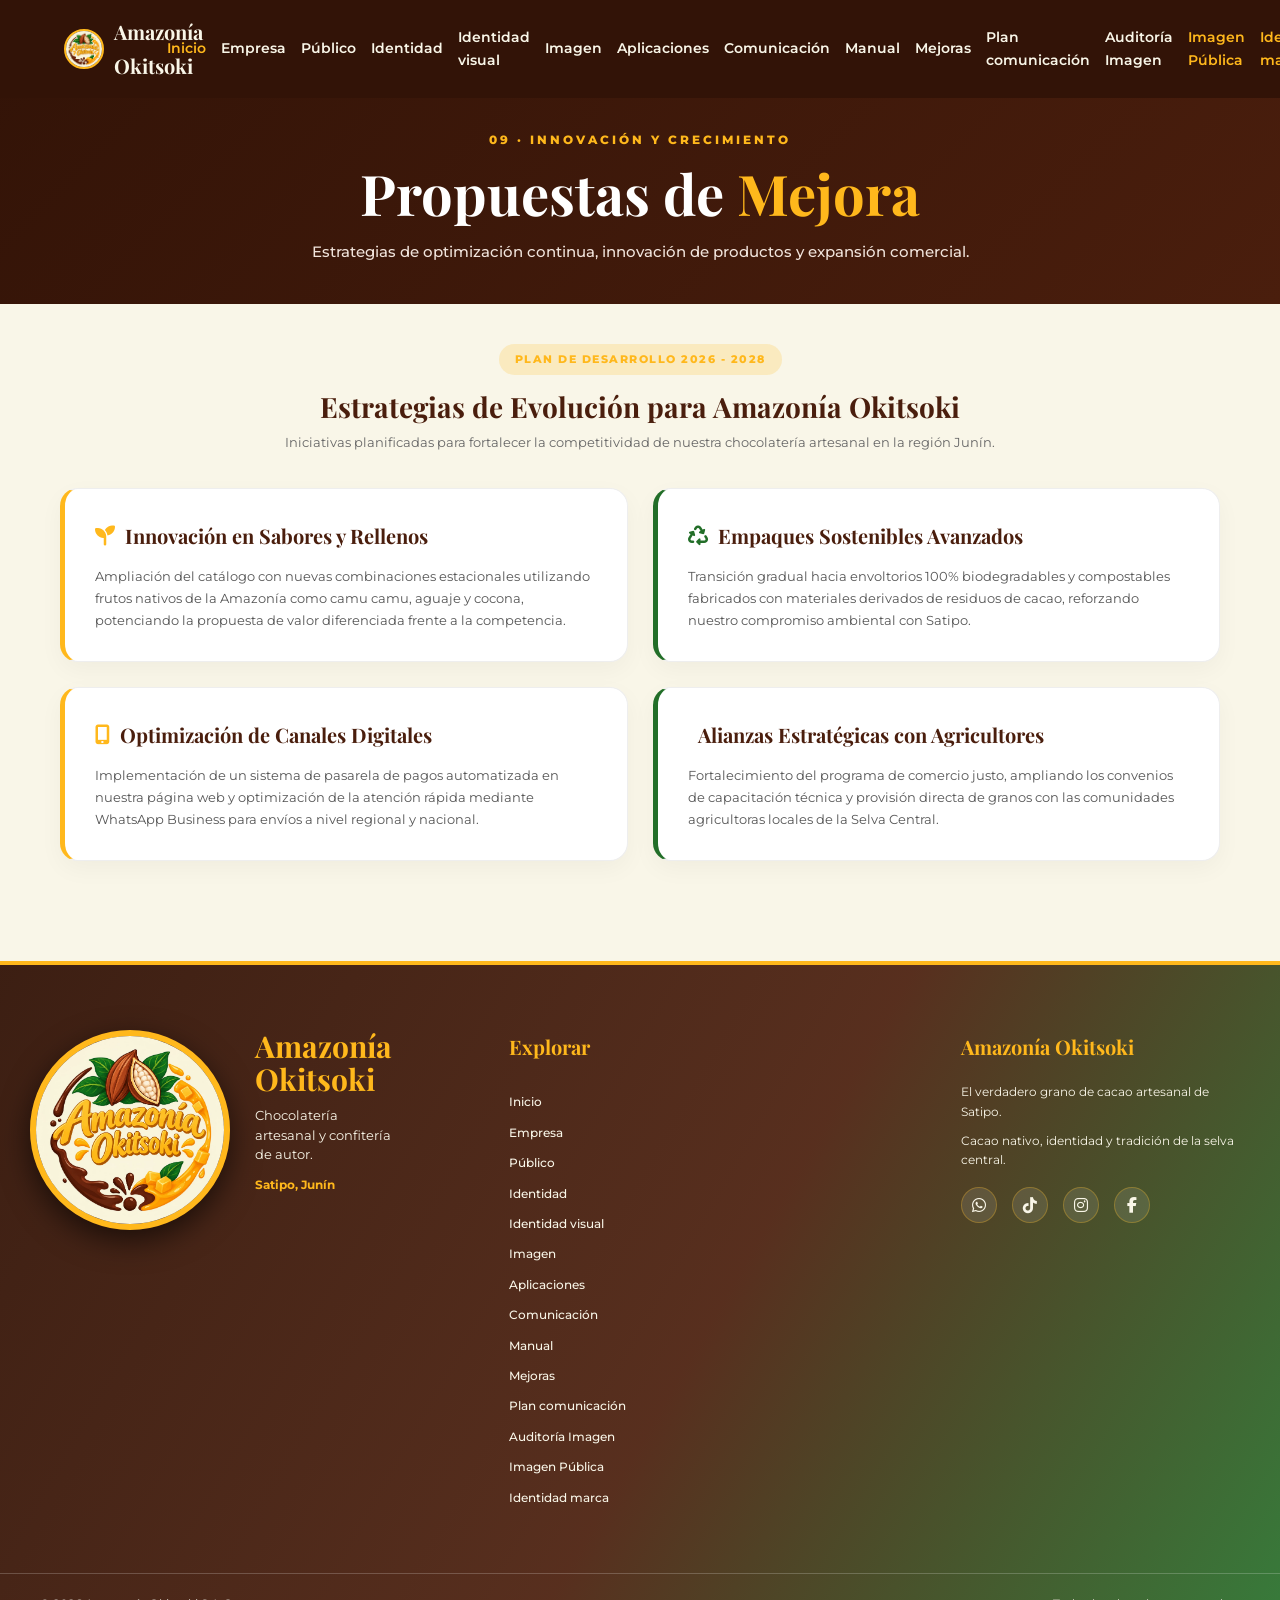
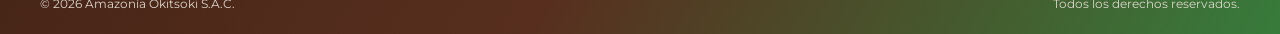
<file: mejoras.html>
<!DOCTYPE html>
<html lang="es">

<head>
    <meta charset="UTF-8">
    <meta name="viewport" content="width=device-width, initial-scale=1.0">
    <title>Amazonía Okitsoki | Propuestas de Mejora</title>

    <!-- Hoja de Estilos Externa -->
    <link rel="stylesheet" href="styles.css">

    <!-- Iconos FontAwesome y Fuentes -->
    <link rel="stylesheet" href="https://cdnjs.cloudflare.com/ajax/libs/font-awesome/6.4.0/css/all.min.css">
    <link href="https://fonts.googleapis.com/css2?family=Montserrat:wght@400;500;600;700;800&family=Playfair+Display:wght@600;700;800&display=swap" rel="stylesheet">

    <style>
        body {
            background-color: #F9F6E8 !important;
            font-family: 'Montserrat', Arial, sans-serif;
            margin: 0;
            padding: 0;
            overflow-x: hidden;
            color: #2d211b;
        }

        /* BANNER SUPERIOR MARRÓN */
        .header-spacer {
            padding-top: 130px !important;
            padding-bottom: 40px !important;
            background: linear-gradient(135deg, #321307 0%, #4A1E0D 100%);
            text-align: center;
            color: white;
        }

        .badge-small-title {
            background: rgba(255,184,28,0.2);
            color: #FFB81C;
            font-size: 11px;
            font-weight: 800;
            padding: 6px 16px;
            border-radius: 20px;
            display: inline-block;
            margin-bottom: 8px;
            letter-spacing: 1.5px;
            text-transform: uppercase;
        }

        /* ESTRUCTURA DE MEJORAS EN GRID */
        .grid-mejoras {
            display: grid;
            grid-template-columns: repeat(2, 1fr);
            gap: 25px;
            margin-bottom: 50px;
        }

        .card-mejora {
            background: white;
            border-radius: 18px;
            padding: 30px;
            box-shadow: 0 8px 25px rgba(0,0,0,0.04);
            border: 1px solid #eee;
            border-left: 5px solid #FFB81C;
            transition: transform 0.3s ease;
        }

        .card-mejora.green {
            border-left-color: #226E28;
        }

        .card-mejora:hover {
            transform: translateY(-5px);
        }

        .card-mejora h3 {
            font-family: 'Playfair Display', serif;
            color: #4A1E0D;
            font-size: 20px;
            margin-bottom: 12px;
            display: flex;
            align-items: center;
            gap: 10px;
        }

        .card-mejora p {
            font-size: 13px;
            color: #555;
            line-height: 1.7;
            margin: 0;
        }

        @media (max-width: 968px) {
            .grid-mejoras {
                grid-template-columns: 1fr !important;
            }
        }
    </style>
</head>

<body>

<!-- NAVEGACIÓN FIJA -->
<header class="hero-header">
    <nav class="nav">
        <a class="brand" href="index.html">
            <img src="imagenes/Amazonia1.jpg" alt="Logo" class="brand-img">
            <span>Amazonía Okitsoki</span>
        </a>

        <button class="menu-btn" id="menuBtn">☰</button>

        <div class="nav-links" id="navLinks">
            <a href="index.html" class="active-link">Inicio</a>
            <a href="empresa.html">Empresa</a>
            <a href="publico.html">Público</a>
            <a href="identidad.html">Identidad</a>
            <a href="identidad-visual.html">Identidad visual</a>
            <a href="imagen.html">Imagen</a>
            <a href="aplicaciones.html">Aplicaciones</a>
            <a href="comunicacion.html">Comunicación</a>
            <a href="manual.html">Manual</a>
            <a href="mejoras.html">Mejoras</a>
            <a href="plan-comunicacion.html">Plan comunicación</a>
            <a href="auditoría-imagen.html">Auditoría Imagen</a>
            <a href="imagen-publica.html" class="active-link">Imagen Pública</a>
            <a href="identidad-marca.html" class="active-link">Identidad marca</a>
        </div>
    </nav>

    <!-- BANNER PRINCIPAL -->
    <div class="header-spacer">
        <div style="max-width: 900px; margin: 0 auto;">
            <p style="color: #FFB81C; font-weight: 800; letter-spacing: 3px; font-size: 12px; margin-bottom: 12px;">09 · INNOVACIÓN Y CRECIMIENTO</p>
            <h1 style="font-family: 'Playfair Display', serif; font-size: clamp(36px, 5vw, 56px); margin-bottom: 15px; line-height: 1.1;">
                Propuestas de <span style="color: #FFB81C;">Mejora</span>
            </h1>
            <p style="color: #f1e4dc; font-size: 15px; font-weight: 500;">
                Estrategias de optimización continua, innovación de productos y expansión comercial.
            </p>
        </div>
    </div>
</header>

<!-- CONTENIDO PRINCIPAL -->
<main style="padding: 40px 20px 50px 20px; max-width: 1200px; margin: 0 auto;">

    <section>
        <div style="text-align: center; margin-bottom: 35px;">
            <span class="badge-small-title">PLAN DE DESARROLLO 2026 - 2028</span>
            <h2 style="font-family: 'Playfair Display', serif; font-size: 28px; color: #4A1E0D;">Estrategias de Evolución para Amazonía Okitsoki</h2>
            <p style="font-size: 13px; color: #666; max-width: 800px; margin: 0 auto;">
                Iniciativas planificadas para fortalecer la competitividad de nuestra chocolatería artesanal en la región Junín.
            </p>
        </div>

        <div class="grid-mejoras">
            <!-- 1 -->
            <div class="card-mejora">
                <h3><i class="fas fa-seedling" style="color: #FFB81C;"></i> Innovación en Sabores y Rellenos</h3>
                <p>Ampliación del catálogo con nuevas combinaciones estacionales utilizando frutos nativos de la Amazonía como camu camu, aguaje y cocona, potenciando la propuesta de valor diferenciada frente a la competencia.</p>
            </div>

            <!-- 2 -->
            <div class="card-mejora green">
                <h3><i class="fas fa-recycle" style="color: #226E28;"></i> Empaques Sostenibles Avanzados</h3>
                <p>Transición gradual hacia envoltorios 100% biodegradables y compostables fabricados con materiales derivados de residuos de cacao, reforzando nuestro compromiso ambiental con Satipo.</p>
            </div>

            <!-- 3 -->
            <div class="card-mejora">
                <h3><i class="fas fa-mobile-alt" style="color: #FFB81C;"></i> Optimización de Canales Digitales</h3>
                <p>Implementación de un sistema de pasarela de pagos automatizada en nuestra página web y optimización de la atención rápida mediante WhatsApp Business para envíos a nivel regional y nacional.</p>
            </div>

            <!-- 4 -->
            <div class="card-mejora green">
                <h3><i class="fas fa-hands-holding-heart" style="color: #226E28;"></i> Alianzas Estratégicas con Agricultores</h3>
                <p>Fortalecimiento del programa de comercio justo, ampliando los convenios de capacitación técnica y provisión directa de granos con las comunidades agricultoras locales de la Selva Central.</p>
            </div>
        </div>
    </section>

</main>

<!-- =====================================================
     PIE DE PÁGINA (FOOTER) EXACTO Y ORIGINAL (SIN TOCAR)
===================================================== -->
<footer class="footer">
    <div class="footer-container">
        <div class="footer-brand">
            <div class="footer-logo-title">
                <img src="imagenes/Amazonia1.jpg" alt="Logo" class="footer-logo-img">
                <div class="footer-text-group">
                    <h2>Amazonía Okitsoki</h2>
                    <p class="footer-desc">Chocolatería artesanal y confitería de autor.</p>
                    <p class="footer-location">Satipo, Junín</p>
                </div>
            </div>
        </div>

        <div class="footer-menu">
            <h3>Explorar</h3>
             <a href="index.html" class="active-link">Inicio</a>
            <a href="empresa.html">Empresa</a>
            <a href="publico.html">Público</a>
            <a href="identidad.html">Identidad</a>
            <a href="identidad-visual.html">Identidad visual</a>
            <a href="imagen.html">Imagen</a>
            <a href="aplicaciones.html">Aplicaciones</a>
            <a href="comunicacion.html">Comunicación</a>
            <a href="manual.html">Manual</a>
            <a href="mejoras.html">Mejoras</a>
            <a href="plan-comunicacion.html">Plan comunicación</a>
            <a href="auditoría-imagen.html">Auditoría Imagen</a>
            <a href="imagen-publica.html" class="active-link">Imagen Pública</a>
            <a href="identidad-marca.html" class="active-link">Identidad marca</a>
        </div>

        <div class="footer-info">
            <h3>Amazonía Okitsoki</h3>
            <p>El verdadero grano de cacao artesanal de Satipo.</p>
            <p>Cacao nativo, identidad y tradición de la selva central.</p>

            <div class="footer-socials">
                <a href="https://wa.me/tu-numero" target="_blank" aria-label="WhatsApp"><i class="fa-brands fa-whatsapp"></i></a>
                <a href="https://tiktok.com/@tu-usuario" target="_blank" aria-label="TikTok"><i class="fa-brands fa-tiktok"></i></a>
                <a href="https://instagram.com/@tu-usuario" target="_blank" aria-label="Instagram"><i class="fa-brands fa-instagram"></i></a>
                <a href="https://facebook.com/@tu-usuario" target="_blank" aria-label="Facebook"><i class="fa-brands fa-facebook-f"></i></a>
            </div>
        </div>
    </div>

    <div class="footer-bottom">
        <p>© 2026 Amazonía Okitsoki S.A.C.</p>
        <p>Todos los derechos reservados.</p>
    </div>
</footer>

<!-- SCRIPT JS -->
<script src="script.js"></script>

</body>
</html>
</file>
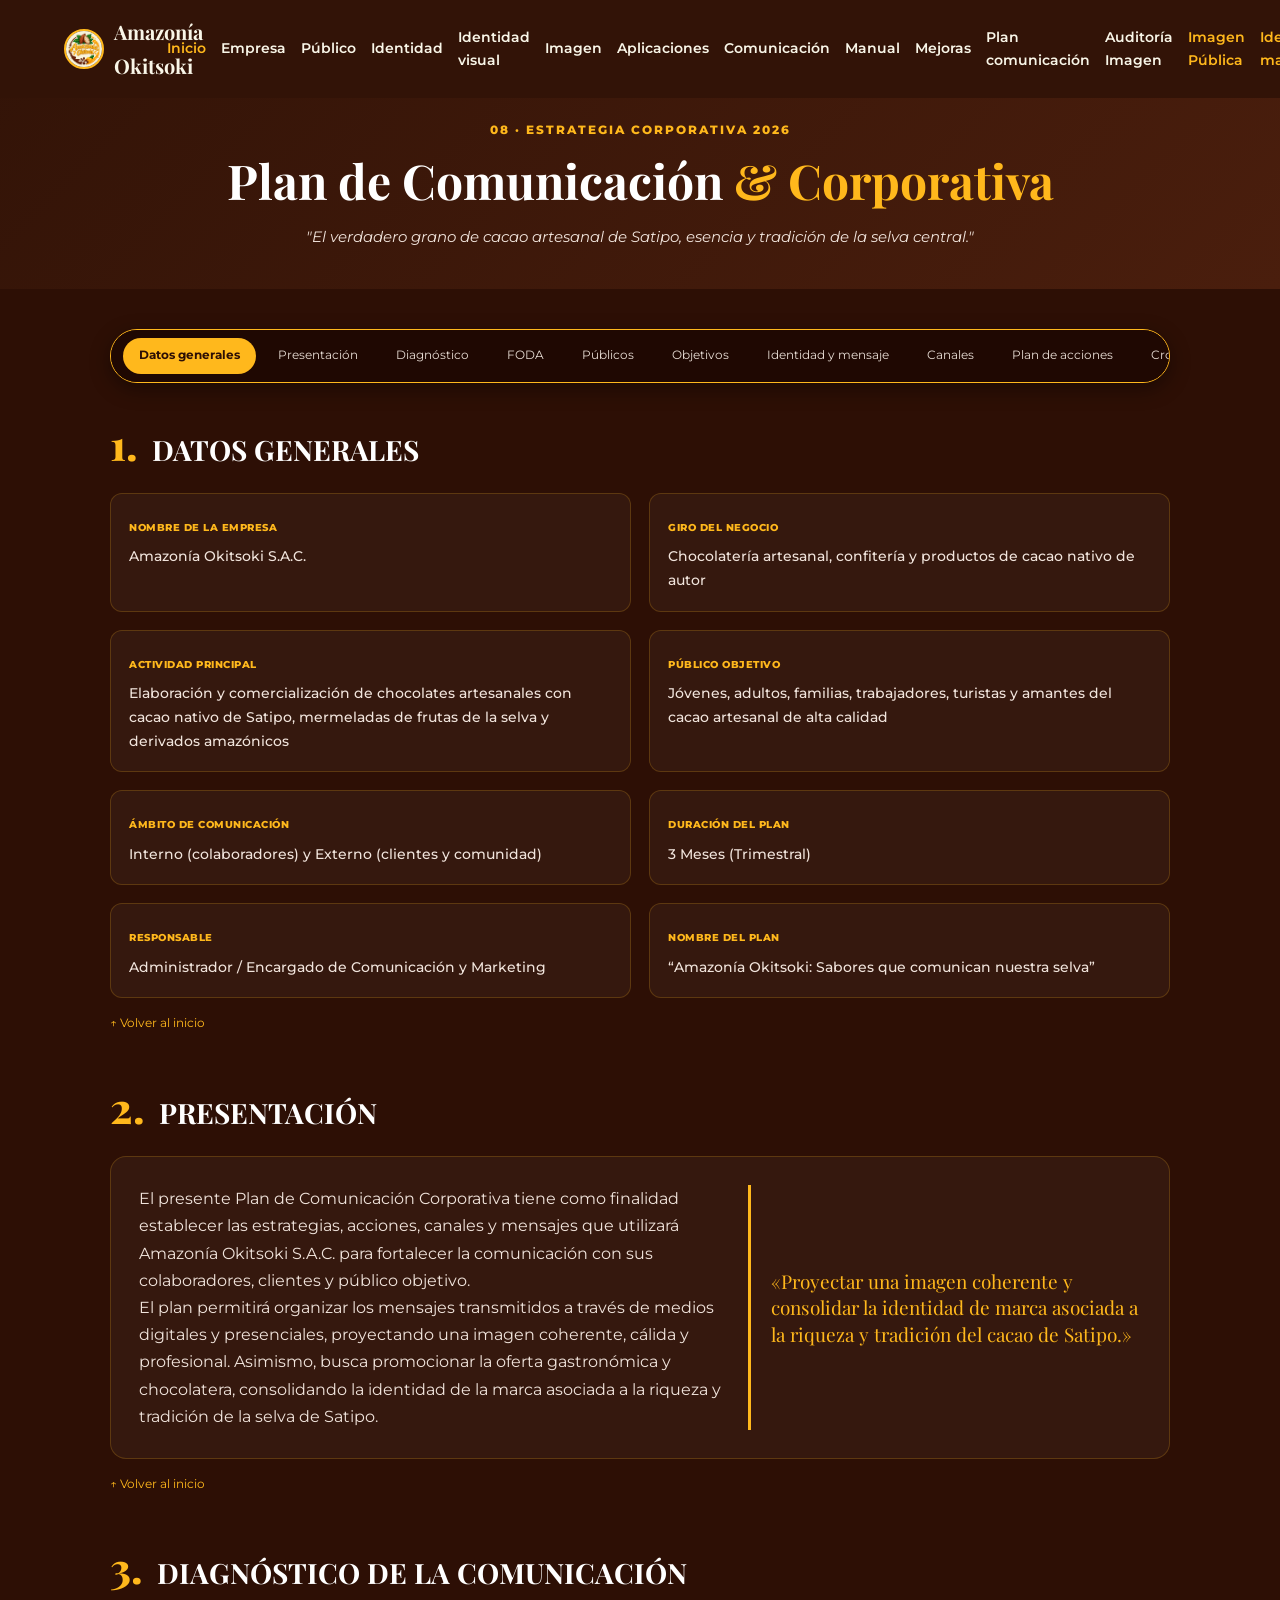
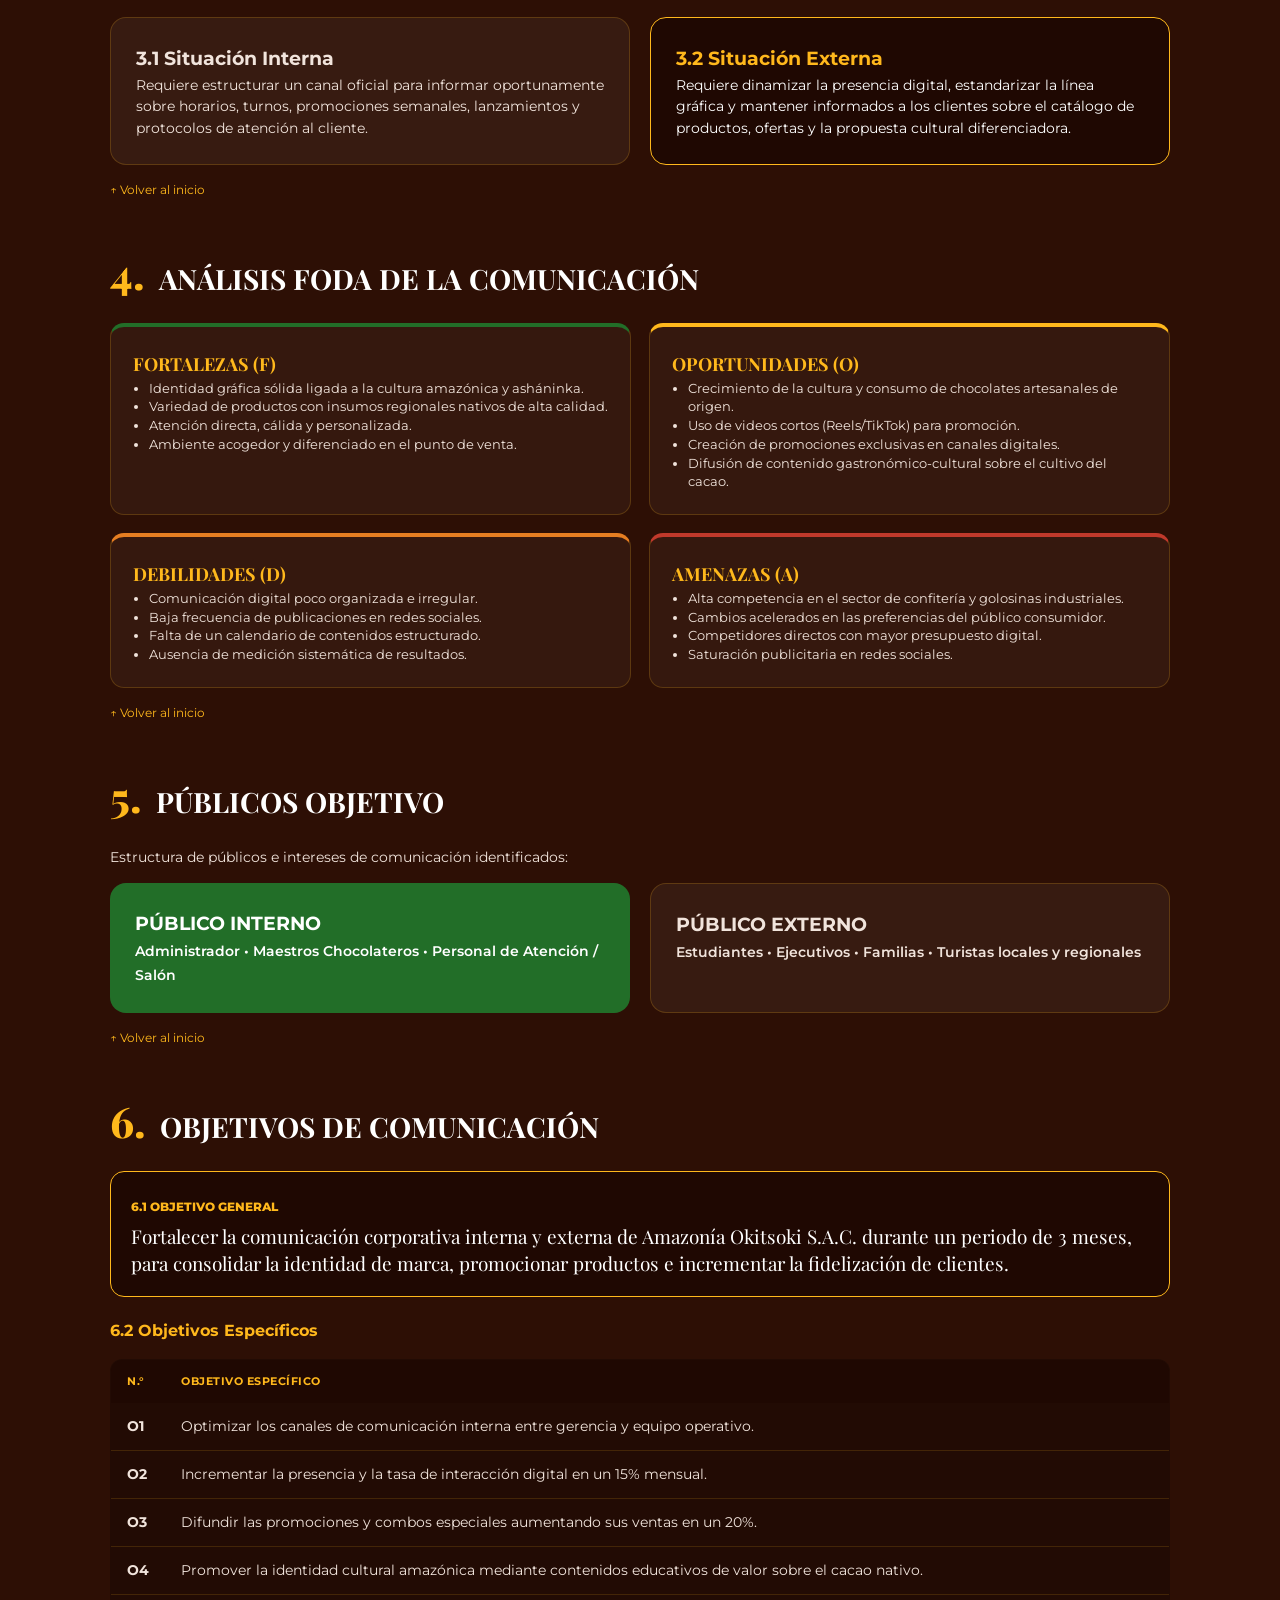
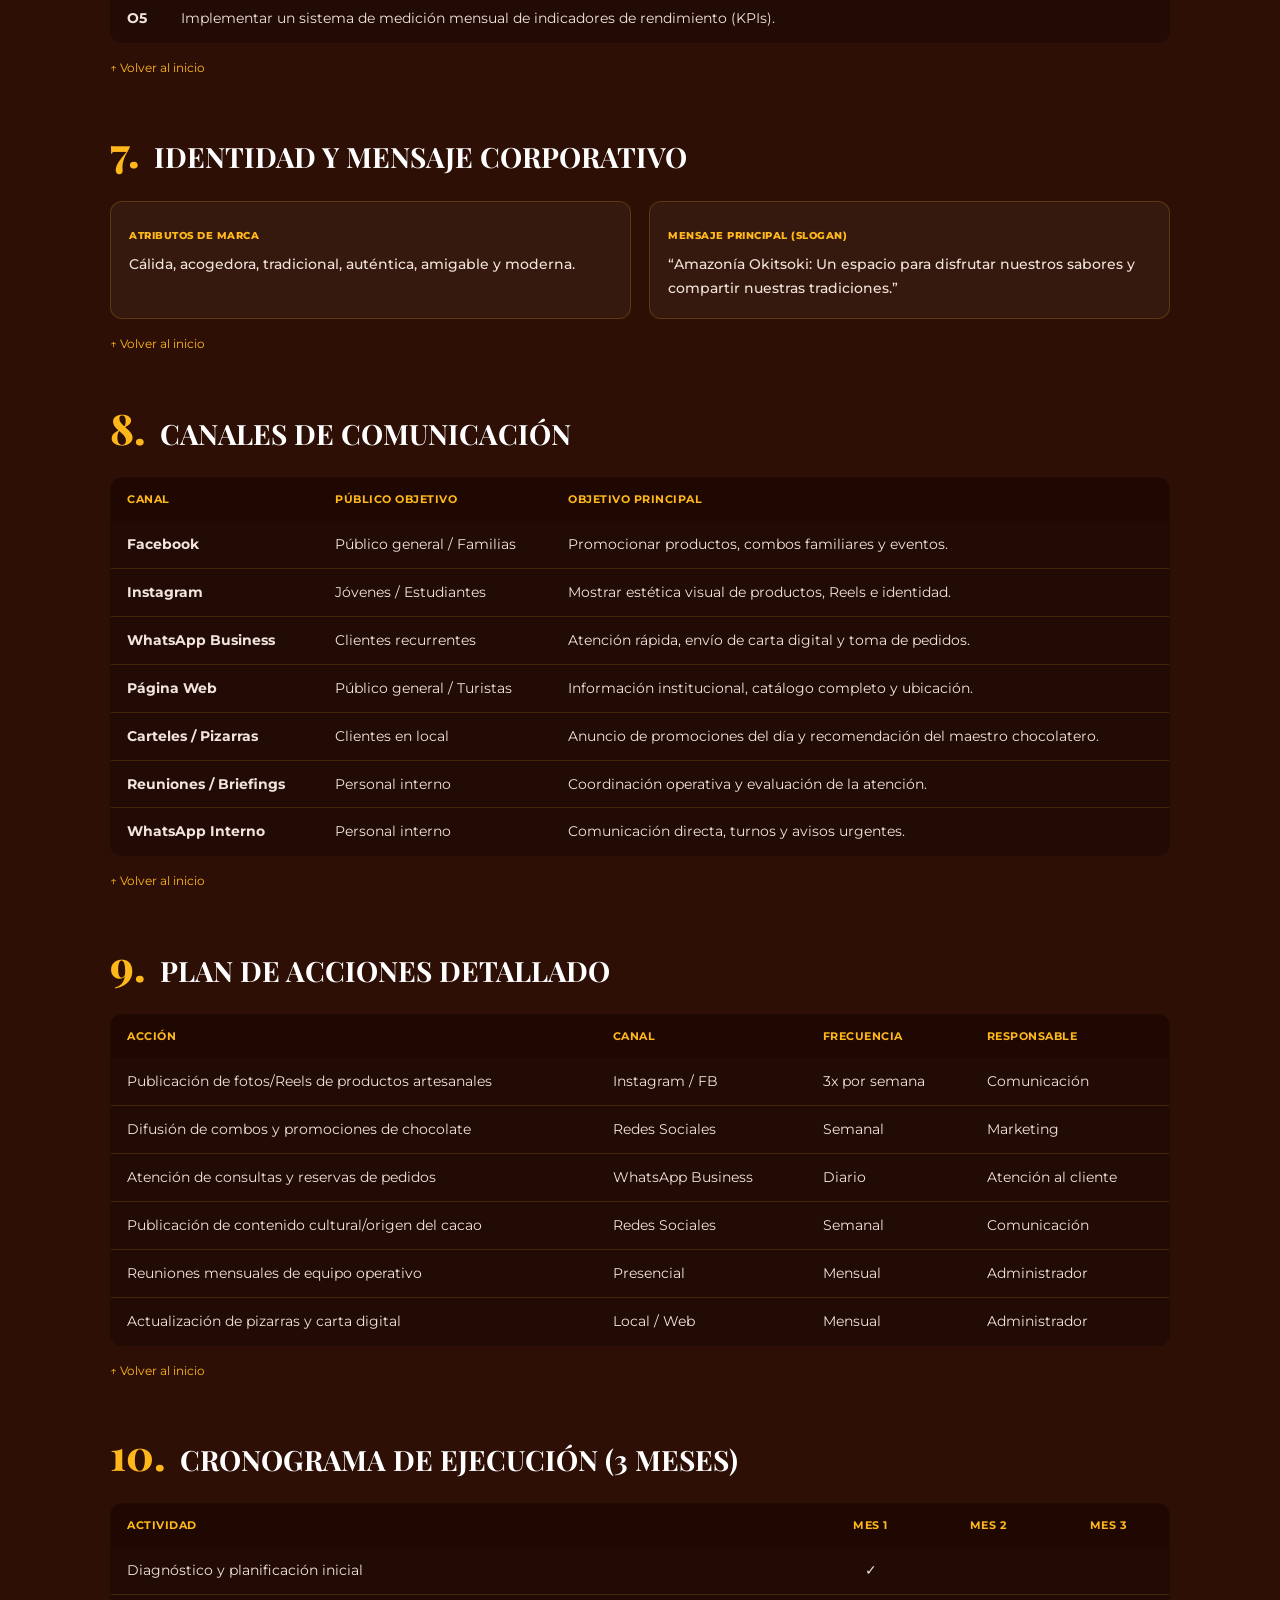
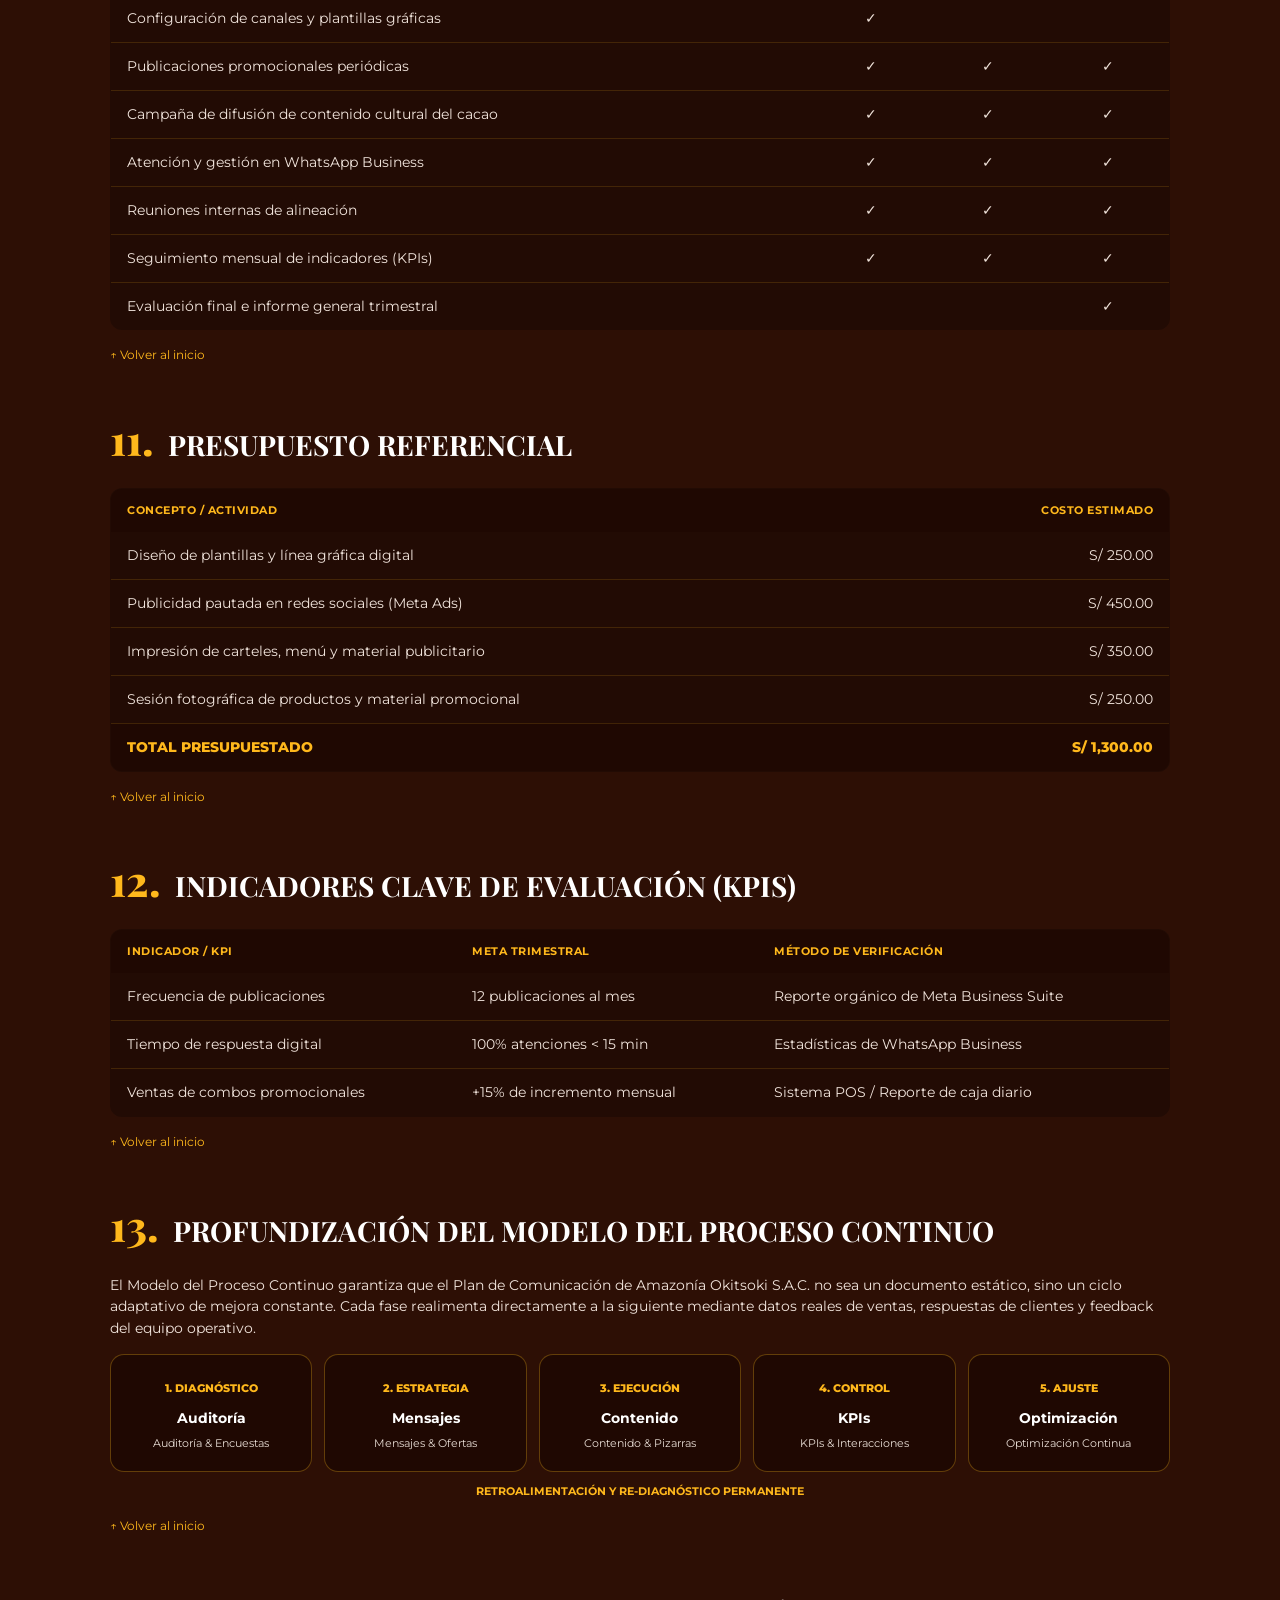
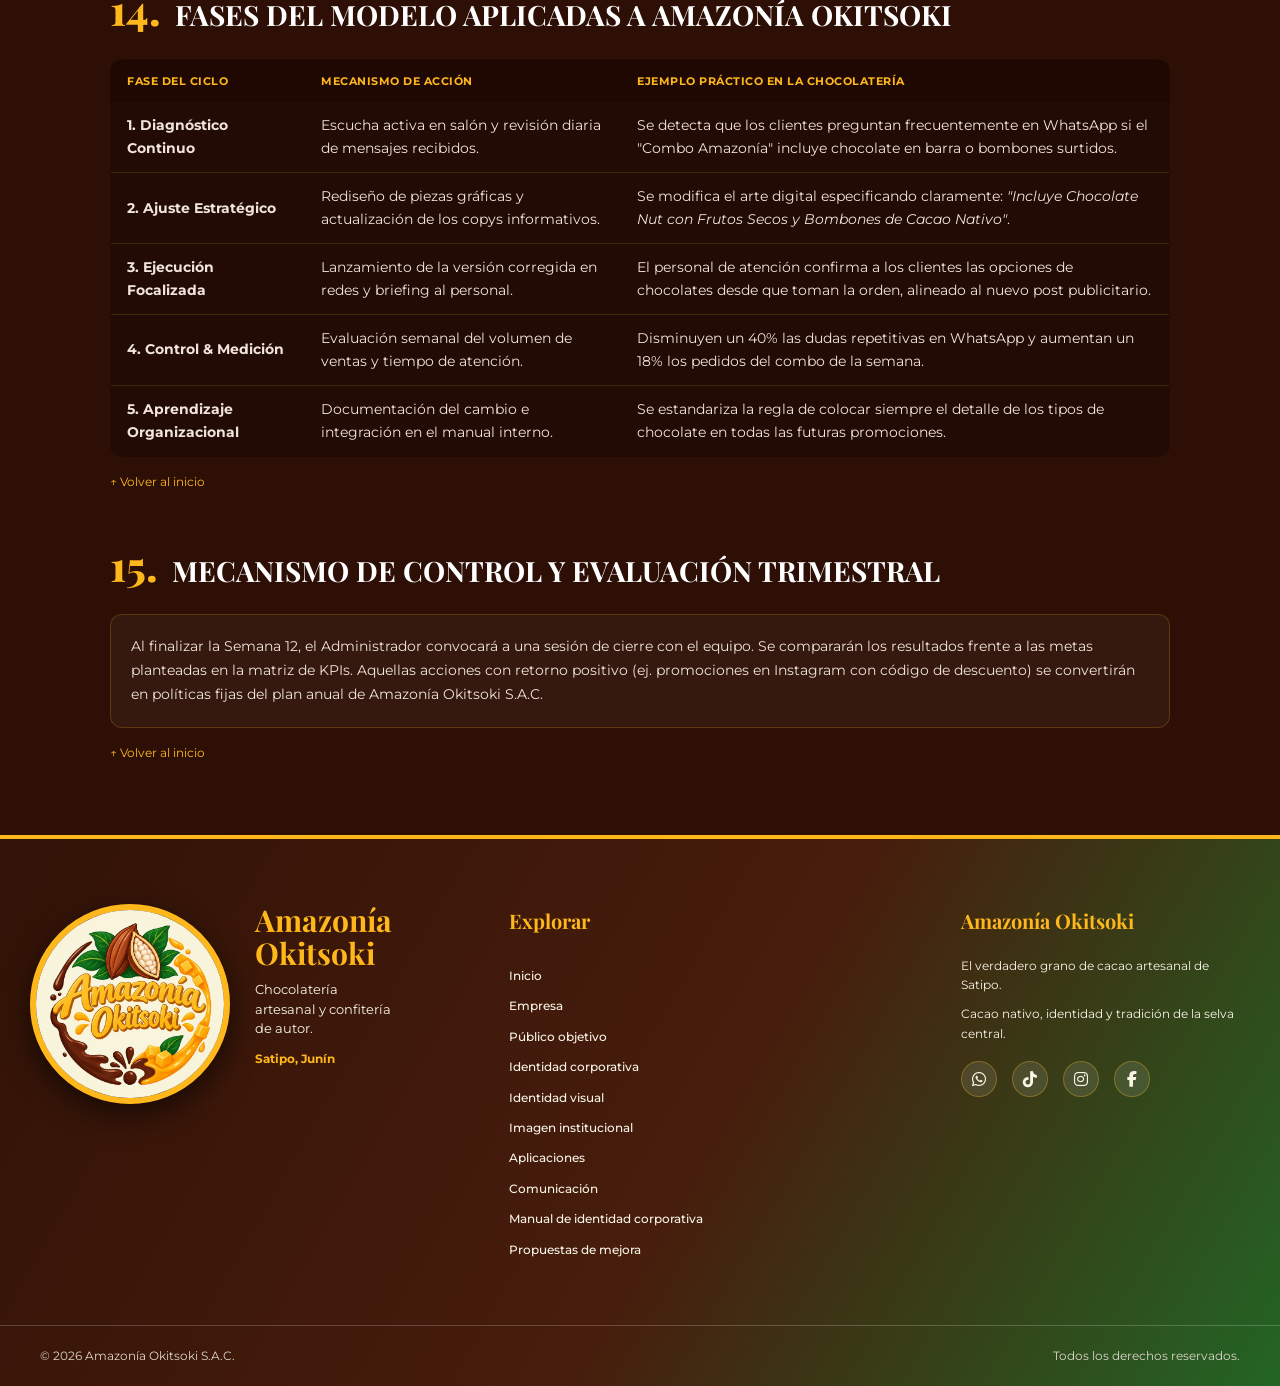
<file: plan-comunicacion.html>
<!DOCTYPE html>
<html lang="es">

<head>
    <meta charset="UTF-8">
    <meta name="viewport" content="width=device-width, initial-scale=1.0">
    <title>Plan de Comunicación Corporativa | Amazonía Okitsoki S.A.C.</title>

    <!-- Hoja de Estilos Externa Principal -->
    <link rel="stylesheet" href="styles.css">

    <!-- Iconos FontAwesome y Fuentes Google -->
    <link rel="stylesheet" href="https://cdnjs.cloudflare.com/ajax/libs/font-awesome/6.4.0/css/all.min.css">
    <link href="https://fonts.googleapis.com/css2?family=Montserrat:wght@400;500;600;700;800&family=Playfair+Display:ital,wght@0,600;0,700;0,800;1,600&display=swap" rel="stylesheet">

    <style>
        /* ==========================================================
           ESTILOS GENERALES BASADOS EN EL DISEÑO GLOBAL DEL SITIO
        =========================================================== */
        body {
            background-color: #2D0F05 !important;
            color: #F1E4DC;
            font-family: 'Montserrat', Arial, sans-serif;
            margin: 0;
            padding: 0;
            overflow-x: hidden;
        }

        #scroll-progress {
            position: fixed;
            top: 0;
            left: 0;
            height: 4px;
            background: #FFB81C;
            width: 0%;
            z-index: 9999;
            transition: width 0.1s ease;
        }

        /* BANNER CABECERA */
        .plan-hero-custom {
            background: linear-gradient(135deg, #321307 0%, #4A1E0D 100%);
            text-align: center;
            padding: 120px 20px 40px 20px;
        }

        .plan-kicker-gold {
            font-size: 12px;
            font-weight: 800;
            color: #FFB81C;
            letter-spacing: 2px;
            display: block;
            margin-bottom: 12px;
            text-transform: uppercase;
        }

        .plan-title-large {
            font-family: 'Playfair Display', serif;
            font-size: clamp(34px, 5vw, 48px);
            color: #FFFFFF;
            margin: 0 0 15px 0;
            font-weight: 700;
            line-height: 1.2;
        }

        .plan-title-large span {
            color: #FFB81C;
        }

        .plan-subtitle-quotes {
            font-size: 15px;
            color: #F1E4DC;
            font-style: italic;
            max-width: 850px;
            margin: 0 auto;
            line-height: 1.6;
        }

        /* CONTENEDOR PRINCIPAL */
        .plan-main {
            max-width: 1100px;
            margin: 0 auto;
            padding: 20px;
        }

        /* SUB-NAV FLOTANTE (SIN NÚMEROS) */
        .plan-nav-bar {
            position: sticky;
            top: 75px;
            z-index: 500;
            margin: 20px 0 40px 0;
        }

        .plan-nav-container {
            background: #1F0802;
            padding: 8px 12px;
            border-radius: 30px;
            display: flex;
            gap: 6px;
            overflow-x: auto;
            scrollbar-width: none;
            box-shadow: 0 6px 20px rgba(0,0,0,0.4);
            border: 1px solid #FFB81C;
        }

        .plan-nav-container::-webkit-scrollbar { display: none; }

        .plan-nav-item {
            color: #E8DDD5;
            text-decoration: none;
            padding: 8px 16px;
            border-radius: 20px;
            font-size: 11.5px;
            white-space: nowrap;
            transition: all 0.3s ease;
        }

        .plan-nav-item:hover, .plan-nav-item.active {
            background: #FFB81C;
            color: #2D0F05;
            font-weight: 700;
        }

        /* SECCIONES Y TABLAS */
        .plan-section {
            margin-bottom: 50px;
            background: transparent;
            scroll-margin-top: 140px;
        }

        .section-header-title {
            display: flex;
            align-items: baseline;
            gap: 14px;
            margin-bottom: 20px;
        }

        .big-number {
            font-family: 'Playfair Display', serif;
            font-size: 42px;
            font-weight: 800;
            color: #FFB81C;
            line-height: 1;
        }

        .section-header-title h2 {
            font-family: 'Playfair Display', serif;
            font-size: 28px;
            color: #FFFFFF;
            margin: 0;
            font-weight: 700;
        }

        .data-grid, .foda-grid {
            display: grid;
            grid-template-columns: repeat(2, 1fr);
            gap: 18px;
        }

        .data-item {
            background: rgba(255, 255, 255, 0.04);
            padding: 18px;
            border-radius: 12px;
            border: 1px solid rgba(255, 184, 28, 0.2);
        }

        .data-label {
            font-size: 10px;
            font-weight: 800;
            color: #FFB81C;
            letter-spacing: 0.5px;
            text-transform: uppercase;
        }

        .data-value {
            font-size: 14px;
            color: #F1E4DC;
            margin: 6px 0 0 0;
            font-weight: 500;
        }

        .two-column-card {
            display: grid;
            grid-template-columns: 1.2fr 0.8fr;
            gap: 20px;
            background: rgba(255, 255, 255, 0.04);
            padding: 28px;
            border-radius: 16px;
            border: 1px solid rgba(255, 184, 28, 0.2);
        }

        .right-highlight-box {
            border-left: 3px solid #FFB81C;
            padding-left: 20px;
            display: flex;
            align-items: center;
        }

        .right-highlight-box blockquote {
            font-family: 'Playfair Display', serif;
            font-size: 19px;
            color: #FFB81C;
            margin: 0;
            line-height: 1.4;
        }

        .split-cards {
            display: grid;
            grid-template-columns: 1fr 1fr;
            gap: 20px;
        }

        .card-box {
            padding: 25px;
            border-radius: 16px;
        }

        .card-white { background: rgba(255, 255, 255, 0.05); border: 1px solid rgba(255, 184, 28, 0.2); }
        .card-dark { background: #1F0802; color: #FFF; border: 1px solid #FFB81C; }
        .card-dark h3 { color: #FFB81C; margin-top: 0; }

        .foda-card {
            background: rgba(255, 255, 255, 0.04);
            padding: 22px;
            border-radius: 14px;
            border-top: 4px solid #FFB81C;
            border-left: 1px solid rgba(255, 184, 28, 0.2);
            border-right: 1px solid rgba(255, 184, 28, 0.2);
            border-bottom: 1px solid rgba(255, 184, 28, 0.2);
        }

        .foda-f { border-top-color: #226E28; }
        .foda-o { border-top-color: #FFB81C; }
        .foda-d { border-top-color: #E67E22; }
        .foda-a { border-top-color: #C0392B; }

        .foda-card h3 { font-family: 'Playfair Display', serif; font-size: 18px; margin-top: 0; color: #FFB81C; }

        .styled-table {
            width: 100%;
            border-collapse: collapse;
            background: rgba(0, 0, 0, 0.25);
            border-radius: 12px;
            overflow: hidden;
            border: 1px solid rgba(255, 184, 28, 0.2);
            margin-top: 15px;
            font-size: 13.5px;
        }

        .styled-table th {
            background: #1F0802;
            color: #FFB81C;
            padding: 12px 16px;
            text-align: left;
            font-size: 11px;
            letter-spacing: 0.5px;
            text-transform: uppercase;
        }

        .styled-table td {
            padding: 12px 16px;
            border-bottom: 1px solid rgba(255, 184, 28, 0.15);
            color: #F1E4DC;
        }

        .center-cols td:not(:first-child), .center-cols th:not(:first-child) {
            text-align: center;
        }

        .total-row {
            background: #1F0802 !important;
            color: #FFB81C !important;
            font-weight: 800;
        }
        .total-row td { color: #FFB81C; }

        .process-steps-grid {
            display: grid;
            grid-template-columns: repeat(5, 1fr);
            gap: 12px;
            margin-top: 15px;
        }

        .step-card {
            background: #1F0802;
            color: #FFF;
            padding: 18px 12px;
            border-radius: 14px;
            text-align: center;
            border: 1px solid rgba(255, 184, 28, 0.3);
        }

        .step-card span { font-size: 11px; color: #FFB81C; font-weight: 800; }
        .step-card h4 { margin: 6px 0 4px 0; font-size: 14px; color: #FFF; }
        .step-card p { font-size: 11px; color: #E8DDD5; margin: 0; }

        .back-to-top {
            display: inline-block;
            margin-top: 15px;
            font-size: 12px;
            color: #FFB81C;
            text-decoration: none;
            transition: color 0.2s ease;
        }
        .back-to-top:hover { text-decoration: underline; color: #FFFFFF; }

        @media (max-width: 968px) {
            .data-grid, .foda-grid, .split-cards, .two-column-card, .process-steps-grid {
                grid-template-columns: 1fr !important;
            }
        }
    </style>
</head>

<body>

    <div id="scroll-progress"></div>

    <!-- NAVEGACIÓN FIJA Y ESTÁNDAR GLOBAL -->
    <header class="hero-header">
        <nav class="nav">
            <a class="brand" href="index.html">
                <img src="imagenes/Amazonia1.jpg" alt="Logo" class="brand-img">
                <span>Amazonía Okitsoki</span>
            </a>

            <button class="menu-btn" id="menuBtn">☰</button>

            <div class="nav-links" id="navLinks">
            <a href="index.html" class="active-link">Inicio</a>
            <a href="empresa.html">Empresa</a>
            <a href="publico.html">Público</a>
            <a href="identidad.html">Identidad</a>
            <a href="identidad-visual.html">Identidad visual</a>
            <a href="imagen.html">Imagen</a>
            <a href="aplicaciones.html">Aplicaciones</a>
            <a href="comunicacion.html">Comunicación</a>
            <a href="manual.html">Manual</a>
            <a href="mejoras.html">Mejoras</a>
            <a href="plan-comunicacion.html">Plan comunicación</a>
            <a href="auditoría-imagen.html">Auditoría Imagen</a>
            <a href="imagen-publica.html" class="active-link">Imagen Pública</a>
            <a href="identidad-marca.html" class="active-link">Identidad marca</a>
            </div>
        </nav>

        <!-- BANNER DE CABECERA -->
        <div class="plan-hero-custom" id="top">
            <span class="plan-kicker-gold">08 · ESTRATEGIA CORPORATIVA 2026</span>
            <h1 class="plan-title-large">Plan de Comunicación <span>& Corporativa</span></h1>
            <p class="plan-subtitle-quotes">"El verdadero grano de cacao artesanal de Satipo, esencia y tradición de la selva central."</p>
        </div>
    </header>

    <!-- CONTENIDO PRINCIPAL EN 15 APARTADOS -->
    <main class="plan-main">

        <!-- SUB-NAV FLOTANTE (SIN NÚMEROS) -->
        <div class="plan-nav-bar">
            <div class="plan-nav-container">
                <a href="#ap-01" class="plan-nav-item active">Datos generales</a>
                <a href="#ap-02" class="plan-nav-item">Presentación</a>
                <a href="#ap-03" class="plan-nav-item">Diagnóstico</a>
                <a href="#ap-04" class="plan-nav-item">FODA</a>
                <a href="#ap-05" class="plan-nav-item">Públicos</a>
                <a href="#ap-06" class="plan-nav-item">Objetivos</a>
                <a href="#ap-07" class="plan-nav-item">Identidad y mensaje</a>
                <a href="#ap-08" class="plan-nav-item">Canales</a>
                <a href="#ap-09" class="plan-nav-item">Plan de acciones</a>
                <a href="#ap-10" class="plan-nav-item">Cronograma</a>
                <a href="#ap-11" class="plan-nav-item">Presupuesto</a>
                <a href="#ap-12" class="plan-nav-item">KPIs</a>
                <a href="#ap-13" class="plan-nav-item">Proceso continuo</a>
                <a href="#ap-14" class="plan-nav-item">Fases aplicadas</a>
                <a href="#ap-15" class="plan-nav-item">Control trimestral</a>
            </div>
        </div>

        <!-- 01. DATOS GENERALES -->
        <section id="ap-01" class="plan-section">
            <div class="section-header-title">
                <span class="big-number">1.</span>
                <h2>DATOS GENERALES</h2>
            </div>
            <div class="data-grid">
                <div class="data-item"><span class="data-label">NOMBRE DE LA EMPRESA</span><p class="data-value">Amazonía Okitsoki S.A.C.</p></div>
                <div class="data-item"><span class="data-label">GIRO DEL NEGOCIO</span><p class="data-value">Chocolatería artesanal, confitería y productos de cacao nativo de autor</p></div>
                <div class="data-item"><span class="data-label">ACTIVIDAD PRINCIPAL</span><p class="data-value">Elaboración y comercialización de chocolates artesanales con cacao nativo de Satipo, mermeladas de frutas de la selva y derivados amazónicos</p></div>
                <div class="data-item"><span class="data-label">PÚBLICO OBJETIVO</span><p class="data-value">Jóvenes, adultos, familias, trabajadores, turistas y amantes del cacao artesanal de alta calidad</p></div>
                <div class="data-item"><span class="data-label">ÁMBITO DE COMUNICACIÓN</span><p class="data-value">Interno (colaboradores) y Externo (clientes y comunidad)</p></div>
                <div class="data-item"><span class="data-label">DURACIÓN DEL PLAN</span><p class="data-value">3 Meses (Trimestral)</p></div>
                <div class="data-item"><span class="data-label">RESPONSABLE</span><p class="data-value">Administrador / Encargado de Comunicación y Marketing</p></div>
                <div class="data-item"><span class="data-label">NOMBRE DEL PLAN</span><p class="data-value">“Amazonía Okitsoki: Sabores que comunican nuestra selva”</p></div>
            </div>
            <a href="#top" class="back-to-top">↑ Volver al inicio</a>
        </section>

        <!-- 02. PRESENTACIÓN -->
        <section id="ap-02" class="plan-section">
            <div class="section-header-title">
                <span class="big-number">2.</span>
                <h2>PRESENTACIÓN</h2>
            </div>
            <div class="two-column-card">
                <div>
                    <p>El presente Plan de Comunicación Corporativa tiene como finalidad establecer las estrategias, acciones, canales y mensajes que utilizará Amazonía Okitsoki S.A.C. para fortalecer la comunicación con sus colaboradores, clientes y público objetivo.</p>
                    <p>El plan permitirá organizar los mensajes transmitidos a través de medios digitales y presenciales, proyectando una imagen coherente, cálida y profesional. Asimismo, busca promocionar la oferta gastronómica y chocolatera, consolidando la identidad de la marca asociada a la riqueza y tradición de la selva de Satipo.</p>
                </div>
                <div class="right-highlight-box">
                    <blockquote>«Proyectar una imagen coherente y consolidar la identidad de marca asociada a la riqueza y tradición del cacao de Satipo.»</blockquote>
                </div>
            </div>
            <a href="#top" class="back-to-top">↑ Volver al inicio</a>
        </section>

        <!-- 03. DIAGNÓSTICO DE LA COMUNICACIÓN -->
        <section id="ap-03" class="plan-section">
            <div class="section-header-title">
                <span class="big-number">3.</span>
                <h2>DIAGNÓSTICO DE LA COMUNICACIÓN</h2>
            </div>
            <div class="split-cards">
                <div class="card-box card-white">
                    <h3>3.1 Situación Interna</h3>
                    <p style="font-size:13.5px; line-height:1.6;">Requiere estructurar un canal oficial para informar oportunamente sobre horarios, turnos, promociones semanales, lanzamientos y protocolos de atención al cliente.</p>
                </div>
                <div class="card-box card-dark">
                    <h3>3.2 Situación Externa</h3>
                    <p style="font-size:13.5px; line-height:1.6;">Requiere dinamizar la presencia digital, estandarizar la línea gráfica y mantener informados a los clientes sobre el catálogo de productos, ofertas y la propuesta cultural diferenciadora.</p>
                </div>
            </div>
            <a href="#top" class="back-to-top">↑ Volver al inicio</a>
        </section>

        <!-- 04. ANÁLISIS FODA DE LA COMUNICACIÓN -->
        <section id="ap-04" class="plan-section">
            <div class="section-header-title">
                <span class="big-number">4.</span>
                <h2>ANÁLISIS FODA DE LA COMUNICACIÓN</h2>
            </div>
            <div class="foda-grid">
                <div class="foda-card foda-f">
                    <h3>FORTALEZAS (F)</h3>
                    <ul style="font-size:12.5px; padding-left:16px; line-height:1.5;">
                        <li>Identidad gráfica sólida ligada a la cultura amazónica y asháninka.</li>
                        <li>Variedad de productos con insumos regionales nativos de alta calidad.</li>
                        <li>Atención directa, cálida y personalizada.</li>
                        <li>Ambiente acogedor y diferenciado en el punto de venta.</li>
                    </ul>
                </div>
                <div class="foda-card foda-o">
                    <h3>OPORTUNIDADES (O)</h3>
                    <ul style="font-size:12.5px; padding-left:16px; line-height:1.5;">
                        <li>Crecimiento de la cultura y consumo de chocolates artesanales de origen.</li>
                        <li>Uso de videos cortos (Reels/TikTok) para promoción.</li>
                        <li>Creación de promociones exclusivas en canales digitales.</li>
                        <li>Difusión de contenido gastronómico-cultural sobre el cultivo del cacao.</li>
                    </ul>
                </div>
                <div class="foda-card foda-d">
                    <h3>DEBILIDADES (D)</h3>
                    <ul style="font-size:12.5px; padding-left:16px; line-height:1.5;">
                        <li>Comunicación digital poco organizada e irregular.</li>
                        <li>Baja frecuencia de publicaciones en redes sociales.</li>
                        <li>Falta de un calendario de contenidos estructurado.</li>
                        <li>Ausencia de medición sistemática de resultados.</li>
                    </ul>
                </div>
                <div class="foda-card foda-a">
                    <h3>AMENAZAS (A)</h3>
                    <ul style="font-size:12.5px; padding-left:16px; line-height:1.5;">
                        <li>Alta competencia en el sector de confitería y golosinas industriales.</li>
                        <li>Cambios acelerados en las preferencias del público consumidor.</li>
                        <li>Competidores directos con mayor presupuesto digital.</li>
                        <li>Saturación publicitaria en redes sociales.</li>
                    </ul>
                </div>
            </div>
            <a href="#top" class="back-to-top">↑ Volver al inicio</a>
        </section>

        <!-- 05. PÚBLICOS OBJETIVO -->
        <section id="ap-05" class="plan-section">
            <div class="section-header-title">
                <span class="big-number">5.</span>
                <h2>PÚBLICOS OBJETIVO</h2>
            </div>
            <p style="font-size:13.5px; margin-bottom:15px;">Estructura de públicos e intereses de comunicación identificados:</p>
            <div class="split-cards">
                <div class="card-box" style="background:#226E28; color:#FFF;">
                    <h3 style="color:#FFF; margin-top:0;">PÚBLICO INTERNO</h3>
                    <p style="font-size:14px; font-weight:600;">Administrador • Maestros Chocolateros • Personal de Atención / Salón</p>
                </div>
                <div class="card-box card-white">
                    <h3 style="margin-top:0;">PÚBLICO EXTERNO</h3>
                    <p style="font-size:14px; font-weight:600;">Estudiantes • Ejecutivos • Familias • Turistas locales y regionales</p>
                </div>
            </div>
            <a href="#top" class="back-to-top">↑ Volver al inicio</a>
        </section>

        <!-- 06. OBJETIVOS DE COMUNICACIÓN -->
        <section id="ap-06" class="plan-section">
            <div class="section-header-title">
                <span class="big-number">6.</span>
                <h2>OBJETIVOS DE COMUNICACIÓN</h2>
            </div>
            <div style="background:#1F0802; color:#FFF; padding:20px; border-radius:14px; margin-bottom:15px; border: 1px solid #FFB81C;">
                <span style="color:#FFB81C; font-weight:800; font-size:12px; display:inline-block; margin-bottom:6px;">6.1 OBJETIVO GENERAL</span>
                <p style="font-family:'Playfair Display', serif; font-size:19px; margin:0; line-height:1.4;">Fortalecer la comunicación corporativa interna y externa de Amazonía Okitsoki S.A.C. durante un periodo de 3 meses, para consolidar la identidad de marca, promocionar productos e incrementar la fidelización de clientes.</p>
            </div>
            <h3 style="font-size:16px; margin:20px 0 10px 0; color:#FFB81C;">6.2 Objetivos Específicos</h3>
            <table class="styled-table">
                <thead>
                    <tr><th style="width:50px;">N.°</th><th>OBJETIVO ESPECÍFICO</th></tr>
                </thead>
                <tbody>
                    <tr><td><strong>O1</strong></td><td>Optimizar los canales de comunicación interna entre gerencia y equipo operativo.</td></tr>
                    <tr><td><strong>O2</strong></td><td>Incrementar la presencia y la tasa de interacción digital en un 15% mensual.</td></tr>
                    <tr><td><strong>O3</strong></td><td>Difundir las promociones y combos especiales aumentando sus ventas en un 20%.</td></tr>
                    <tr><td><strong>O4</strong></td><td>Promover la identidad cultural amazónica mediante contenidos educativos de valor sobre el cacao nativo.</td></tr>
                    <tr><td><strong>O5</strong></td><td>Implementar un sistema de medición mensual de indicadores de rendimiento (KPIs).</td></tr>
                </tbody>
            </table>
            <a href="#top" class="back-to-top">↑ Volver al inicio</a>
        </section>

        <!-- 07. IDENTIDAD Y MENSAJE CORPORATIVO -->
        <section id="ap-07" class="plan-section">
            <div class="section-header-title">
                <span class="big-number">7.</span>
                <h2>IDENTIDAD Y MENSAJE CORPORATIVO</h2>
            </div>
            <div class="data-grid">
                <div class="data-item">
                    <span class="data-label">ATRIBUTOS DE MARCA</span>
                    <p class="data-value">Cálida, acogedora, tradicional, auténtica, amigable y moderna.</p>
                </div>
                <div class="data-item">
                    <span class="data-label">MENSAJE PRINCIPAL (SLOGAN)</span>
                    <p class="data-value">“Amazonía Okitsoki: Un espacio para disfrutar nuestros sabores y compartir nuestras tradiciones.”</p>
                </div>
            </div>
            <a href="#top" class="back-to-top">↑ Volver al inicio</a>
        </section>

        <!-- 08. CANALES DE COMUNICACIÓN -->
        <section id="ap-08" class="plan-section">
            <div class="section-header-title">
                <span class="big-number">8.</span>
                <h2>CANALES DE COMUNICACIÓN</h2>
            </div>
            <table class="styled-table">
                <thead>
                    <tr><th>CANAL</th><th>PÚBLICO OBJETIVO</th><th>OBJETIVO PRINCIPAL</th></tr>
                </thead>
                <tbody>
                    <tr><td><strong>Facebook</strong></td><td>Público general / Familias</td><td>Promocionar productos, combos familiares y eventos.</td></tr>
                    <tr><td><strong>Instagram</strong></td><td>Jóvenes / Estudiantes</td><td>Mostrar estética visual de productos, Reels e identidad.</td></tr>
                    <tr><td><strong>WhatsApp Business</strong></td><td>Clientes recurrentes</td><td>Atención rápida, envío de carta digital y toma de pedidos.</td></tr>
                    <tr><td><strong>Página Web</strong></td><td>Público general / Turistas</td><td>Información institucional, catálogo completo y ubicación.</td></tr>
                    <tr><td><strong>Carteles / Pizarras</strong></td><td>Clientes en local</td><td>Anuncio de promociones del día y recomendación del maestro chocolatero.</td></tr>
                    <tr><td><strong>Reuniones / Briefings</strong></td><td>Personal interno</td><td>Coordinación operativa y evaluación de la atención.</td></tr>
                    <tr><td><strong>WhatsApp Interno</strong></td><td>Personal interno</td><td>Comunicación directa, turnos y avisos urgentes.</td></tr>
                </tbody>
            </table>
            <a href="#top" class="back-to-top">↑ Volver al inicio</a>
        </section>

        <!-- 09. PLAN DE ACCIONES DETALLADO -->
        <section id="ap-09" class="plan-section">
            <div class="section-header-title">
                <span class="big-number">9.</span>
                <h2>PLAN DE ACCIONES DETALLADO</h2>
            </div>
            <table class="styled-table">
                <thead>
                    <tr><th>ACCIÓN</th><th>CANAL</th><th>FRECUENCIA</th><th>RESPONSABLE</th></tr>
                </thead>
                <tbody>
                    <tr><td>Publicación de fotos/Reels de productos artesanales</td><td>Instagram / FB</td><td>3x por semana</td><td>Comunicación</td></tr>
                    <tr><td>Difusión de combos y promociones de chocolate</td><td>Redes Sociales</td><td>Semanal</td><td>Marketing</td></tr>
                    <tr><td>Atención de consultas y reservas de pedidos</td><td>WhatsApp Business</td><td>Diario</td><td>Atención al cliente</td></tr>
                    <tr><td>Publicación de contenido cultural/origen del cacao</td><td>Redes Sociales</td><td>Semanal</td><td>Comunicación</td></tr>
                    <tr><td>Reuniones mensuales de equipo operativo</td><td>Presencial</td><td>Mensual</td><td>Administrador</td></tr>
                    <tr><td>Actualización de pizarras y carta digital</td><td>Local / Web</td><td>Mensual</td><td>Administrador</td></tr>
                </tbody>
            </table>
            <a href="#top" class="back-to-top">↑ Volver al inicio</a>
        </section>

        <!-- 10. CRONOGRAMA DE EJECUCIÓN -->
        <section id="ap-10" class="plan-section">
            <div class="section-header-title">
                <span class="big-number">10.</span>
                <h2>CRONOGRAMA DE EJECUCIÓN (3 MESES)</h2>
            </div>
            <table class="styled-table center-cols">
                <thead>
                    <tr><th style="text-align:left;">ACTIVIDAD</th><th>MES 1</th><th>MES 2</th><th>MES 3</th></tr>
                </thead>
                <tbody>
                    <tr><td style="text-align:left;">Diagnóstico y planificación inicial</td><td>✓</td><td></td><td></td></tr>
                    <tr><td style="text-align:left;">Configuración de canales y plantillas gráficas</td><td>✓</td><td></td><td></td></tr>
                    <tr><td style="text-align:left;">Publicaciones promocionales periódicas</td><td>✓</td><td>✓</td><td>✓</td></tr>
                    <tr><td style="text-align:left;">Campaña de difusión de contenido cultural del cacao</td><td>✓</td><td>✓</td><td>✓</td></tr>
                    <tr><td style="text-align:left;">Atención y gestión en WhatsApp Business</td><td>✓</td><td>✓</td><td>✓</td></tr>
                    <tr><td style="text-align:left;">Reuniones internas de alineación</td><td>✓</td><td>✓</td><td>✓</td></tr>
                    <tr><td style="text-align:left;">Seguimiento mensual de indicadores (KPIs)</td><td>✓</td><td>✓</td><td>✓</td></tr>
                    <tr><td style="text-align:left;">Evaluación final e informe general trimestral</td><td></td><td></td><td>✓</td></tr>
                </tbody>
            </table>
            <a href="#top" class="back-to-top">↑ Volver al inicio</a>
        </section>

        <!-- 11. PRESUPUESTO REFERENCIAL (PRECIOS S/ 1,300) -->
        <section id="ap-11" class="plan-section">
            <div class="section-header-title">
                <span class="big-number">11.</span>
                <h2>PRESUPUESTO REFERENCIAL</h2>
            </div>
            <table class="styled-table">
                <thead>
                    <tr><th>CONCEPTO / ACTIVIDAD</th><th style="text-align:right;">COSTO ESTIMADO</th></tr>
                </thead>
                <tbody>
                    <tr><td>Diseño de plantillas y línea gráfica digital</td><td style="text-align:right;">S/ 250.00</td></tr>
                    <tr><td>Publicidad pautada en redes sociales (Meta Ads)</td><td style="text-align:right;">S/ 450.00</td></tr>
                    <tr><td>Impresión de carteles, menú y material publicitario</td><td style="text-align:right;">S/ 350.00</td></tr>
                    <tr><td>Sesión fotográfica de productos y material promocional</td><td style="text-align:right;">S/ 250.00</td></tr>
                    <tr class="total-row"><td>TOTAL PRESUPUESTADO</td><td style="text-align:right;">S/ 1,300.00</td></tr>
                </tbody>
            </table>
            <a href="#top" class="back-to-top">↑ Volver al inicio</a>
        </section>

        <!-- 12. INDICADORES CLAVE DE EVALUACIÓN (KPIS) -->
        <section id="ap-12" class="plan-section">
            <div class="section-header-title">
                <span class="big-number">12.</span>
                <h2>INDICADORES CLAVE DE EVALUACIÓN (KPIS)</h2>
            </div>
            <table class="styled-table">
                <thead>
                    <tr><th>INDICADOR / KPI</th><th>META TRIMESTRAL</th><th>MÉTODO DE VERIFICACIÓN</th></tr>
                </thead>
                <tbody>
                    <tr><td>Frecuencia de publicaciones</td><td>12 publicaciones al mes</td><td>Reporte orgánico de Meta Business Suite</td></tr>
                    <tr><td>Tiempo de respuesta digital</td><td>100% atenciones &lt; 15 min</td><td>Estadísticas de WhatsApp Business</td></tr>
                    <tr><td>Ventas de combos promocionales</td><td>+15% de incremento mensual</td><td>Sistema POS / Reporte de caja diario</td></tr>
                </tbody>
            </table>
            <a href="#top" class="back-to-top">↑ Volver al inicio</a>
        </section>

        <!-- 13. PROFUNDIZACIÓN DEL MODELO DEL PROCESO CONTINUO -->
        <section id="ap-13" class="plan-section">
            <div class="section-header-title">
                <span class="big-number">13.</span>
                <h2>PROFUNDIZACIÓN DEL MODELO DEL PROCESO CONTINUO</h2>
            </div>
            <p style="font-size:13.5px; line-height:1.6;">El Modelo del Proceso Continuo garantiza que el Plan de Comunicación de Amazonía Okitsoki S.A.C. no sea un documento estático, sino un ciclo adaptativo de mejora constante. Cada fase realimenta directamente a la siguiente mediante datos reales de ventas, respuestas de clientes y feedback del equipo operativo.</p>
            
            <div class="process-steps-grid">
                <div class="step-card"><span>1. DIAGNÓSTICO</span><h4>Auditoría</h4><p>Auditoría & Encuestas</p></div>
                <div class="step-card"><span>2. ESTRATEGIA</span><h4>Mensajes</h4><p>Mensajes & Ofertas</p></div>
                <div class="step-card"><span>3. EJECUCIÓN</span><h4>Contenido</h4><p>Contenido & Pizarras</p></div>
                <div class="step-card"><span>4. CONTROL</span><h4>KPIs</h4><p>KPIs & Interacciones</p></div>
                <div class="step-card"><span>5. AJUSTE</span><h4>Optimización</h4><p>Optimización Continua</p></div>
            </div>
            <p style="font-size:11px; text-align:center; color:#FFB81C; font-weight:700; margin-top:10px;">RETROALIMENTACIÓN Y RE-DIAGNÓSTICO PERMANENTE</p>
            <a href="#top" class="back-to-top">↑ Volver al inicio</a>
        </section>

        <!-- 14. FASES DEL MODELO APLICADAS A AMAZONÍA OKITSOKI -->
        <section id="ap-14" class="plan-section">
            <div class="section-header-title">
                <span class="big-number">14.</span>
                <h2>FASES DEL MODELO APLICADAS A AMAZONÍA OKITSOKI</h2>
            </div>
            <table class="styled-table">
                <thead>
                    <tr><th>FASE DEL CICLO</th><th>MECANISMO DE ACCIÓN</th><th>EJEMPLO PRÁCTICO EN LA CHOCOLATERÍA</th></tr>
                </thead>
                <tbody>
                    <tr>
                        <td><strong>1. Diagnóstico Continuo</strong></td>
                        <td>Escucha activa en salón y revisión diaria de mensajes recibidos.</td>
                        <td>Se detecta que los clientes preguntan frecuentemente en WhatsApp si el "Combo Amazonía" incluye chocolate en barra o bombones surtidos.</td>
                    </tr>
                    <tr>
                        <td><strong>2. Ajuste Estratégico</strong></td>
                        <td>Rediseño de piezas gráficas y actualización de los copys informativos.</td>
                        <td>Se modifica el arte digital especificando claramente: <em>"Incluye Chocolate Nut con Frutos Secos y Bombones de Cacao Nativo"</em>.</td>
                    </tr>
                    <tr>
                        <td><strong>3. Ejecución Focalizada</strong></td>
                        <td>Lanzamiento de la versión corregida en redes y briefing al personal.</td>
                        <td>El personal de atención confirma a los clientes las opciones de chocolates desde que toman la orden, alineado al nuevo post publicitario.</td>
                    </tr>
                    <tr>
                        <td><strong>4. Control & Medición</strong></td>
                        <td>Evaluación semanal del volumen de ventas y tiempo de atención.</td>
                        <td>Disminuyen un 40% las dudas repetitivas en WhatsApp y aumentan un 18% los pedidos del combo de la semana.</td>
                    </tr>
                    <tr>
                        <td><strong>5. Aprendizaje Organizacional</strong></td>
                        <td>Documentación del cambio e integración en el manual interno.</td>
                        <td>Se estandariza la regla de colocar siempre el detalle de los tipos de chocolate en todas las futuras promociones.</td>
                    </tr>
                </tbody>
            </table>
            <a href="#top" class="back-to-top">↑ Volver al inicio</a>
        </section>

        <!-- 15. MECANISMO DE CONTROL Y EVALUACIÓN TRIMESTRAL -->
        <section id="ap-15" class="plan-section">
            <div class="section-header-title">
                <span class="big-number">15.</span>
                <h2>MECANISMO DE CONTROL Y EVALUACIÓN TRIMESTRAL</h2>
            </div>
            <p style="font-size:14px; line-height:1.7; background:rgba(255, 255, 255, 0.04); padding:20px; border-radius:12px; border:1px solid rgba(255, 184, 28, 0.2);">
                Al finalizar la Semana 12, el Administrador convocará a una sesión de cierre con el equipo. Se compararán los resultados frente a las metas planteadas en la matriz de KPIs. Aquellas acciones con retorno positivo (ej. promociones en Instagram con código de descuento) se convertirán en políticas fijas del plan anual de Amazonía Okitsoki S.A.C.
            </p>
            <a href="#top" class="back-to-top">↑ Volver al inicio</a>
        </section>

    </main>

    <!-- =====================================================
        PIE DE PÁGINA (FOOTER) EXACTO Y ORIGINAL (DE IDENTIDAD.HTML)
    ===================================================== -->
    <footer class="footer">
        <div class="footer-container">
            <div class="footer-brand">
                <div class="footer-logo-title">
                    <img src="imagenes/Amazonia1.jpg" alt="Logo" class="footer-logo-img">
                    <div class="footer-text-group">
                        <h2>Amazonía Okitsoki</h2>
                        <p class="footer-desc">Chocolatería artesanal y confitería de autor.</p>
                        <p class="footer-location">Satipo, Junín</p>
                    </div>
                </div>
            </div>

            <div class="footer-menu">
                <h3>Explorar</h3>
                <a href="index.html">Inicio</a>
                <a href="empresa.html">Empresa</a>
                <a href="publico.html">Público objetivo</a>
                <a href="identidad.html">Identidad corporativa</a>
                <a href="identidad-visual.html">Identidad visual</a>
                <a href="imagen.html">Imagen institucional</a>
                <a href="aplicaciones.html">Aplicaciones</a>
                <a href="comunicacion.html">Comunicación</a>
                <a href="manual.html">Manual de identidad corporativa</a>
                <a href="mejoras.html">Propuestas de mejora</a>
            </div>

            <div class="footer-info">
                <h3>Amazonía Okitsoki</h3>
                <p>El verdadero grano de cacao artesanal de Satipo.</p>
                <p>Cacao nativo, identidad y tradición de la selva central.</p>

                <div class="footer-socials">
                    <a href="https://wa.me/tu-numero" target="_blank" aria-label="WhatsApp"><i class="fa-brands fa-whatsapp"></i></a>
                    <a href="https://tiktok.com/@tu-usuario" target="_blank" aria-label="TikTok"><i class="fa-brands fa-tiktok"></i></a>
                    <a href="https://instagram.com/@tu-usuario" target="_blank" aria-label="Instagram"><i class="fa-brands fa-instagram"></i></a>
                    <a href="https://facebook.com/@tu-usuario" target="_blank" aria-label="Facebook"><i class="fa-brands fa-facebook-f"></i></a>
                </div>
            </div>
        </div>

        <div class="footer-bottom">
            <p>© 2026 Amazonía Okitsoki S.A.C.</p>
            <p>Todos los derechos reservados.</p>
        </div>
    </footer>

    <!-- SCRIPT JS SEPARADO -->
    <script src="script.js"></script>

    <!-- SCRIPT DE NAVEGACIÓN Y PROGRESO INTERNO -->
    <script>
        document.addEventListener("DOMContentLoaded", function () {
            
            window.addEventListener("scroll", function () {
                const winScroll = document.body.scrollTop || document.documentElement.scrollTop;
                const height = document.documentElement.scrollHeight - document.documentElement.clientHeight;
                const scrolled = (winScroll / height) * 100;
                document.getElementById("scroll-progress").style.width = scrolled + "%";
            });

            const navItems = document.querySelectorAll('.plan-nav-item');
            
            navItems.forEach(item => {
                item.addEventListener('click', function (e) {
                    e.preventDefault();
                    navItems.forEach(i => i.classList.remove('active'));
                    this.classList.add('active');

                    const targetId = this.getAttribute('href');
                    const targetElement = document.querySelector(targetId);

                    if (targetElement) {
                        const offsetPosition = targetElement.getBoundingClientRect().top + window.pageYOffset - 130;
                        window.scrollTo({
                            top: offsetPosition,
                            behavior: 'smooth'
                        });
                    }
                });
            });

            document.querySelectorAll('.back-to-top').forEach(link => {
                link.addEventListener('click', function(e) {
                    e.preventDefault();
                    window.scrollTo({
                        top: 0,
                        behavior: 'smooth'
                    });
                });
            });

        });
    </script>
</body>
</html>
</file>
<file: styles.css>
/* =========================================================
   AMAZONÍA OKITSOKI - ESTILOS PRINCIPALES
   ========================================================= */

@import url('https://fonts.googleapis.com/css2?family=Montserrat:wght@400;500;600;700;800&family=Playfair+Display:wght@600;700;800&display=swap');

:root {
    --marron-cacao: #4A1E0D;
    --verde-selva: #226E28;
    --naranja-frutal: #F59D00; 
    --amarillo-dorado: #FFB81C;
    --crema-marfil: #F9F6E8; 
    --blanco: #ffffff;
    --texto: #2d211b;
    --texto-suave: #666666; 
    --sombra-flotante: rgba(200, 120, 50, 0.15); 
}

* {
    margin: 0;
    padding: 0;
    box-sizing: border-box;
}

html {
    scroll-behavior: smooth;
}

body {
    font-family: 'Montserrat', Arial, sans-serif;
    background: var(--crema-marfil); 
    color: var(--texto);
    line-height: 1.7;
    overflow-x: hidden;
}

a {
    text-decoration: none;
    color: inherit;
}

img {
    max-width: 100%;
    display: block;
}

/* EFECTO DE REBOTE GENERAL AL TOCAR/HOVER EN CUALQUIER CUADRO */
.rebotar-box {
    transition: transform 0.3s ease, box-shadow 0.3s ease;
    cursor: pointer;
}

.rebotar-box:hover {
    animation: reboteCuadro 0.4s ease;
    box-shadow: 0 12px 25px rgba(245, 157, 0, 0.25);
}

@keyframes reboteCuadro {
    0% { transform: scale(1); }
    40% { transform: scale(1.05) translateY(-5px); }
    70% { transform: scale(0.97) translateY(2px); }
    100% { transform: scale(1.02) translateY(-3px); }
}

/* NAVEGACIÓN FIJA */
.nav {
    display: flex;
    justify-content: space-between;
    align-items: center;
    padding: 15px 5%;
    position: fixed;
    top: 0;
    left: 0;
    width: 100%;
    z-index: 1000;
    background: #321307;
    box-sizing: border-box;
}

.brand {
    display: flex;
    align-items: center;
    text-decoration: none;
    color: #F9F6E8;
    font-family: 'Playfair Display', serif;
    font-weight: bold;
    font-size: 1.25rem;
}

.brand-img {
    width: 40px;
    height: 40px;
    border-radius: 50%;
    margin-right: 10px;
    object-fit: cover;
    border: 2px solid #FFB81C;
}

.nav-links {
    display: flex;
    gap: 15px;
    align-items: center;
}

.nav-links a {
    color: #F9F6E8;
    text-decoration: none;
    font-size: 0.85rem;
    font-weight: 600;
    transition: color 0.2s ease;
}

.nav-links a.active-link {
    color: #FFB81C !important;
}

.nav-links a:hover {
    color: #FFB81C;
}

.menu-btn {
    display: none;
    background: none;
    border: none;
    color: #F9F6E8;
    font-size: 1.5rem;
    cursor: pointer;
}

@media (max-width: 968px) {
    .menu-btn { display: block; }
    .nav-links {
        display: none;
        flex-direction: column;
        position: absolute;
        top: 100%;
        left: 0;
        width: 100%;
        background: #321307;
        padding: 20px;
        box-sizing: border-box;
        gap: 15px;
        text-align: center;
    }
    .nav-links.active, .nav-links.open { display: flex; }
}

/* PORTADA Y CARRUSEL */
.hero {
    position: relative;
    width: 100%;
    background-color: #2a0f05;
    color: var(--blanco);
    padding-top: 70px;
}

.hero-slider {
    position: relative;
    width: 100%;
    height: 600px;
    overflow: hidden;
}

.slide {
    position: absolute;
    top: 0; left: 0; width: 100%; height: 100%;
    opacity: 0;
    visibility: hidden;
    transition: opacity 1s ease-in-out, visibility 1s ease-in-out;
    display: flex;
    align-items: center;
}

.slide.active {
    opacity: 1;
    visibility: visible;
    z-index: 2;
}

.slide-bg {
    position: absolute;
    top: 0; left: 0; width: 100%; height: 100%;
    background-size: cover;
    background-position: center;
    filter: brightness(0.5);
    z-index: 1;
}

.slide-video {
    position: absolute;
    top: 50%; left: 50%;
    transform: translate(-50%, -50%);
    min-width: 100%; min-height: 100%;
    object-fit: cover;
    z-index: 1;
}

.slide-overlay {
    position: absolute;
    top: 0; left: 0; width: 100%; height: 100%;
    background: rgba(0, 0, 0, 0.45);
    z-index: 2;
}

.slide .hero-content {
    position: relative;
    z-index: 3;
    width: 100%;
    max-width: 1200px;
    margin: 0 auto;
    padding: 0 30px;
}

.eyebrow {
    color: var(--amarillo-dorado);
    font-size: 12px;
    font-weight: 800;
    letter-spacing: 3px;
    margin-bottom: 20px;
}

.slide h1 {
    font-family: 'Playfair Display', serif;
    font-size: clamp(45px, 7vw, 85px);
    line-height: 1;
    margin-bottom: 25px;
    color: white;
}

.slide h1 span { color: var(--amarillo-dorado); }

.slide p:not(.eyebrow) {
    max-width: 650px;
    color: #f1e4dc;
    font-size: 17px;
    margin-bottom: 0;
}

.button {
    display: inline-block;
    margin-top: 30px;
    padding: 14px 25px;
    background: var(--amarillo-dorado);
    color: var(--marron-cacao);
    border-radius: 30px;
    font-size: 13px;
    font-weight: 800;
    box-shadow: 0 8px 20px rgba(0, 0, 0, 0.15);
    transition: all 0.3s ease;
}

.button:hover {
    background: white;
    transform: translateY(-3px);
    box-shadow: 0 12px 25px rgba(0, 0, 0, 0.20);
}

.slider-arrow {
    position: absolute;
    top: 50%;
    transform: translateY(-50%);
    background: rgba(0, 0, 0, 0.5);
    color: white;
    border: none;
    font-size: 22px;
    padding: 12px 16px;
    cursor: pointer;
    z-index: 5;
    border-radius: 4px;
}

.slider-arrow:hover { background: var(--amarillo-dorado); color: var(--marron-cacao); }
.slider-arrow.prev { left: 20px; }
.slider-arrow.next { right: 20px; }

.slider-dots {
    position: absolute;
    bottom: 20px;
    left: 50%;
    transform: translateX(-50%);
    display: flex;
    gap: 10px;
    z-index: 5;
}

.dot {
    width: 12px; height: 12px;
    background: rgba(255, 255, 255, 0.4);
    border-radius: 50%;
    cursor: pointer;
    transition: background 0.3s, transform 0.3s;
}

.dot.active, .dot:hover { background: var(--amarillo-dorado); transform: scale(1.2); }

/* BARRA CARACTERÍSTICAS (NORMAL EN COMPUTADORA) */
.features-bar {
    background-color: var(--crema-marfil);
    border-bottom: 1px solid #e5d8ce;
    display: flex;
    justify-content: center;
    align-items: center;
    padding: 35px 20px;
    max-width: 900px; 
    margin: 0 auto 10px auto;
}

.feature-item {
    display: flex;
    align-items: center;
    justify-content: center;
    gap: 15px;
    color: var(--marron-cacao);
    padding: 0 35px;
    position: relative;
}

.feature-item:not(:last-child)::after {
    content: "";
    position: absolute;
    right: 0;
    top: 50%;
    transform: translateY(-50%);
    width: 1px;
    height: 40px;
    background-color: #c9b5a6;
}

.feature-item i {
    font-size: 36px;
    color: var(--marron-cacao);
}

.feature-item span {
    font-size: 13px;
    line-height: 1.25;
    font-weight: 700;
    color: var(--marron-cacao);
}

/* CONTENIDO CENTRAL */
.section {
    width: 100%;
    max-width: 1200px;
    margin: auto;
    padding: 50px 30px;
}

.section-why-us {
    background: #f4eee3;
    border-radius: 16px;
    padding: 45px 35px;
    margin-top: 30px;
    margin-bottom: 40px;
}

.why-title {
    font-family: 'Playfair Display', serif;
    font-size: 32px;
    color: var(--marron-cacao);
    margin-bottom: 30px;
}

.why-grid {
    display: grid;
    grid-template-columns: repeat(3, 1fr);
    gap: 30px;
}

@media (max-width: 968px) { .why-grid { grid-template-columns: 1fr; } }

.why-icon-text {
    display: flex;
    gap: 18px;
    align-items: flex-start;
}

.why-icon-text i {
    font-size: 32px;
    color: var(--marron-cacao);
    margin-top: 5px;
}

.why-icon-text h3 {
    font-family: 'Playfair Display', serif;
    font-size: 18px;
    color: var(--marron-cacao);
    margin-bottom: 8px;
}

.why-icon-text p {
    font-size: 13px;
    color: var(--texto-suave);
    line-height: 1.6;
}

.section-content-blocks {
    display: flex;
    flex-direction: column;
    gap: 40px;
}

.content-row {
    display: grid;
    grid-template-columns: 1fr 2fr 1fr;
    gap: 20px;
    align-items: center;
}

@media (max-width: 968px) { .content-row { grid-template-columns: 1fr; } }

.content-card-small img {
    width: 100%;
    height: 180px;
    object-fit: cover;
    border-radius: 12px;
}

.content-card-text {
    background: white;
    padding: 30px;
    border-radius: 12px;
    box-shadow: 0 8px 25px rgba(0,0,0,0.05);
}

.badge {
    background: var(--crema-marfil);
    color: var(--naranja-frutal);
    font-size: 11px;
    font-weight: 800;
    padding: 4px 10px;
    border-radius: 12px;
    display: inline-block;
    margin-bottom: 12px;
}

.badge-gold {
    background: rgba(255, 184, 28, 0.2);
    color: #FFB81C;
    font-size: 11px;
    font-weight: 800;
    padding: 4px 10px;
    border-radius: 12px;
    display: inline-block;
    margin-bottom: 12px;
}

.content-card-text h2 {
    font-family: 'Playfair Display', serif;
    font-size: 26px;
    color: var(--marron-cacao);
    margin-bottom: 12px;
}

.content-card-text p {
    font-size: 14px;
    color: var(--texto-suave);
    margin-bottom: 20px;
}

.button-sec {
    display: inline-block;
    padding: 10px 20px;
    border: 2px solid var(--marron-cacao);
    color: var(--marron-cacao);
    border-radius: 20px;
    font-weight: 700;
    font-size: 12px;
    transition: all 0.3s;
}

.button-sec:hover { background: var(--marron-cacao); color: white; }

.content-row-dark {
    background: var(--marron-cacao);
    color: white;
    border-radius: 16px;
    padding: 40px;
    display: grid;
    grid-template-columns: 1fr 1fr;
    gap: 30px;
    align-items: center;
}

@media (max-width: 968px) { .content-row-dark { grid-template-columns: 1fr; } }

.dark-text h2 {
    font-family: 'Playfair Display', serif;
    font-size: 30px;
    color: white;
    margin-bottom: 12px;
}

.dark-text p {
    font-size: 14px;
    color: #f1e4dc;
    margin-bottom: 20px;
}

.dark-image img {
    width: 100%;
    height: 250px;
    object-fit: cover;
    border-radius: 12px;
}

/* GALERÍA AUTOMÁTICA SIN BARRAS DE SCROLL */
.gallery-section {
    padding: 50px 20px;
    text-align: center;
    overflow: hidden;
}

.section-heading-center h2 {
    font-family: 'Playfair Display', serif;
    font-size: 32px;
    color: var(--marron-cacao);
    margin-bottom: 8px;
}

.gallery-subtitle {
    color: var(--texto-suave);
    font-size: 14px;
    margin-bottom: 35px;
}

.gallery-wrapper {
    display: flex;
    flex-direction: column;
    gap: 20px;
    overflow: hidden;
}

.gallery-row-auto {
    display: flex;
    gap: 18px;
    overflow-x: hidden;
    padding-bottom: 10px;
    scroll-behavior: auto;
}

.gallery-card {
    min-width: 220px;
    background: white;
    padding: 12px;
    border-radius: 12px;
    box-shadow: 0 6px 18px rgba(0,0,0,0.06);
    text-align: center;
    border: 1px solid #eee;
    flex-shrink: 0;
    cursor: pointer;
}

.gallery-card img {
    width: 100%;
    height: 140px;
    object-fit: cover;
    border-radius: 8px;
    margin-bottom: 10px;
}

.gallery-card h3 {
    font-size: 12px;
    font-weight: 800;
    color: var(--marron-cacao);
}

/* MODAL AGRANDADO REBOTANTE */
.modal-overlay {
    display: none;
    position: fixed;
    top: 0; left: 0;
    width: 100%; height: 100%;
    background: rgba(0, 0, 0, 0.82);
    z-index: 2000;
    justify-content: center;
    align-items: center;
    backdrop-filter: blur(5px);
}

.modal-overlay.open {
    display: flex;
}

.modal-content {
    background: white;
    padding: 25px;
    border-radius: 16px;
    max-width: 650px;
    width: 90%;
    text-align: center;
    position: relative;
    animation: bounceIn 0.5s cubic-bezier(0.175, 0.885, 0.32, 1.275);
    box-shadow: 0 20px 40px rgba(0,0,0,0.4);
}

@keyframes bounceIn {
    0% { transform: scale(0.3); opacity: 0; }
    50% { transform: scale(1.08); opacity: 1; }
    70% { transform: scale(0.95); }
    100% { transform: scale(1); }
}

.modal-content img {
    width: 100%;
    max-height: 400px;
    object-fit: cover;
    border-radius: 12px;
    margin-bottom: 15px;
}

.modal-content h3 {
    font-family: 'Playfair Display', serif;
    color: var(--marron-cacao);
    font-size: 22px;
}

.modal-close {
    position: absolute;
    top: 10px; right: 18px;
    font-size: 32px;
    font-weight: bold;
    color: #888;
    cursor: pointer;
    transition: color 0.2s;
}

.modal-close:hover { color: var(--marron-cacao); }

/* FOOTER */
.footer {
    background: linear-gradient(120deg, rgba(50, 19, 7, 0.95), rgba(74, 30, 13, 0.92) 55%, rgba(34, 110, 40, 0.9));
    color: #fff;
    margin-top: 0;
    border-top: 4px solid #FFB81C;
}

.footer-container {
    width: min(1300px, calc(100% - 60px));
    margin: 0 auto;
    padding: 65px 0;
    display: grid;
    grid-template-columns: 1.1fr 1fr 1.1fr;
    gap: 190px;
    align-items: flex-start;
}

@media (max-width: 968px) { .footer-container { grid-template-columns: 1fr; gap: 40px; } }

.footer-brand { display: flex; align-items: flex-start; }
.footer-logo-title { display: flex; align-items: flex-start; gap: 25px; }

.footer-logo-img {
    width: 200px; height: 200px; 
    border-radius: 50%;
    object-fit: cover;
    border: 6px solid #FFB81C;
    flex-shrink: 0;
    box-shadow: 0 10px 30px rgba(0, 0, 0, 0.6);
    transition: box-shadow 0.3s ease;
    cursor: pointer;
}

.footer-logo-img:hover {
    animation: reboteLogo 0.5s ease;
    box-shadow: 0 15px 35px rgba(255, 184, 28, 0.4);
}

@keyframes reboteLogo {
    0% { transform: scale(1); }
    30% { transform: scale(1.08) translateY(-4px); }
    50% { transform: scale(0.96) translateY(2px); } 
    70% { transform: scale(1.03) translateY(-2px); }
    100% { transform: scale(1) translateY(0); }    
}

.footer-text-group { display: flex; flex-direction: column; }

.footer-text-group h2 {
    font-family: 'Playfair Display', serif;
    color: #FFB81C;
    font-size: 30px;
    margin: 0 0 10px 0;
    line-height: 1.1;
}

.footer-desc { color: #F9F6E8; font-size: 13px; margin: 0 0 10px 0; line-height: 1.5; }
.footer-location { color: #FFB81C !important; font-weight: 700; font-size: 12px; margin: 0; }

.footer-menu h3, .footer-info h3 {
    font-family: 'Playfair Display', serif;
    color: #FFB81C;
    font-size: 20px;
    margin: 0 0 18px 0;
}

.footer-menu { display: flex; flex-direction: column; gap: 10px; }

.footer-menu a {
    color: #F9F6E8;
    font-family: 'Montserrat', Arial, sans-serif;
    font-size: 12px;
    font-weight: 500;
    text-decoration: none;
    transition: all 0.3s ease;
    display: block;
    width: fit-content;
}

.footer-menu a:hover { color: #FFB81C; padding-left: 6px; }

.footer-info p {
    color: #F9F6E8;
    font-family: 'Montserrat', Arial, sans-serif;
    font-size: 12px;
    line-height: 1.6;
    margin-bottom: 10px;
}

.footer-socials { display: flex; gap: 15px; margin-top: 18px; }

.footer-socials a {
    display: flex;
    align-items: center;
    justify-content: center;
    width: 36px; height: 36px;
    background-color: rgba(255, 255, 255, 0.1);
    color: #F9F6E8;
    border-radius: 50%;
    font-size: 16px;
    text-decoration: none;
    transition: all 0.3s ease;
    border: 1px solid rgba(255, 184, 28, 0.3);
}

.footer-socials a:hover {
    background-color: #FFB81C;
    color: #321307;
    transform: translateY(-3px);
    border-color: #FFB81C;
    box-shadow: 0 5px 15px rgba(255, 184, 28, 0.4);
}

.footer-bottom {
    display: flex;
    justify-content: space-between;
    align-items: center;
    padding: 20px 40px;
    border-top: 1px solid rgba(255, 255, 255, 0.2);
    max-width: 1300px;
    margin: 0 auto;
}

.footer-bottom p { color: #dcd6cb; font-size: 12px; margin: 0; }

/* =========================================================
   ADAPTACIÓN RESPONSIVE: CELULAR Y TABLET (ALINEADO AL MEDIO)
   ========================================================= */
@media (max-width: 990px) {
    .features-bar {
        flex-direction: column !important;
        align-items: center !important; /* Centra los bloques en el medio de la pantalla */
        gap: 22px !important;
        padding: 30px 20px !important;
    }

    .feature-item {
        width: 100% !important;
        max-width: 150px !important; /* Ancho uniforme para que el icono y texto queden al ladito pero centrados */
        justify-content: flex-start !important; /* Mantiene el icono junto al texto ordenadamente */
        padding: 0 !important;
    }

    .feature-item:not(:last-child)::after {
        display: none !important; /* Quita las líneas divisorias verticales en dispositivos móviles */
    }
}
</file>
